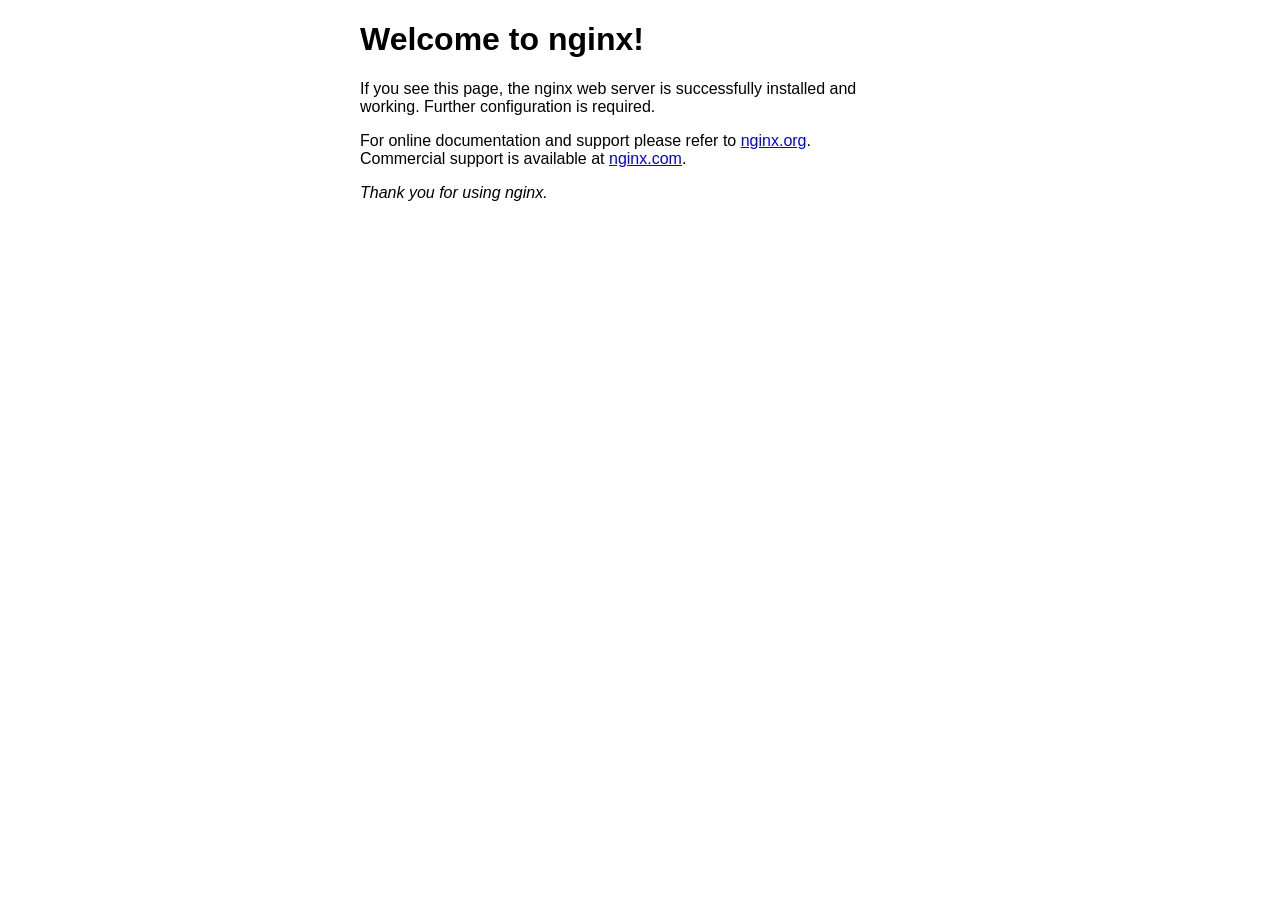
<file: frontend/hmall-nginx/html/index.html>
<!DOCTYPE html>
<html>
<head>
<title>Welcome to nginx!</title>
<style>
    body {
        width: 35em;
        margin: 0 auto;
        font-family: Tahoma, Verdana, Arial, sans-serif;
    }
</style>
</head>
<body>
<h1>Welcome to nginx!</h1>
<p>If you see this page, the nginx web server is successfully installed and
working. Further configuration is required.</p>

<p>For online documentation and support please refer to
<a href="http://nginx.org/">nginx.org</a>.<br/>
Commercial support is available at
<a href="http://nginx.com/">nginx.com</a>.</p>

<p><em>Thank you for using nginx.</em></p>
</body>
</html>
</file>
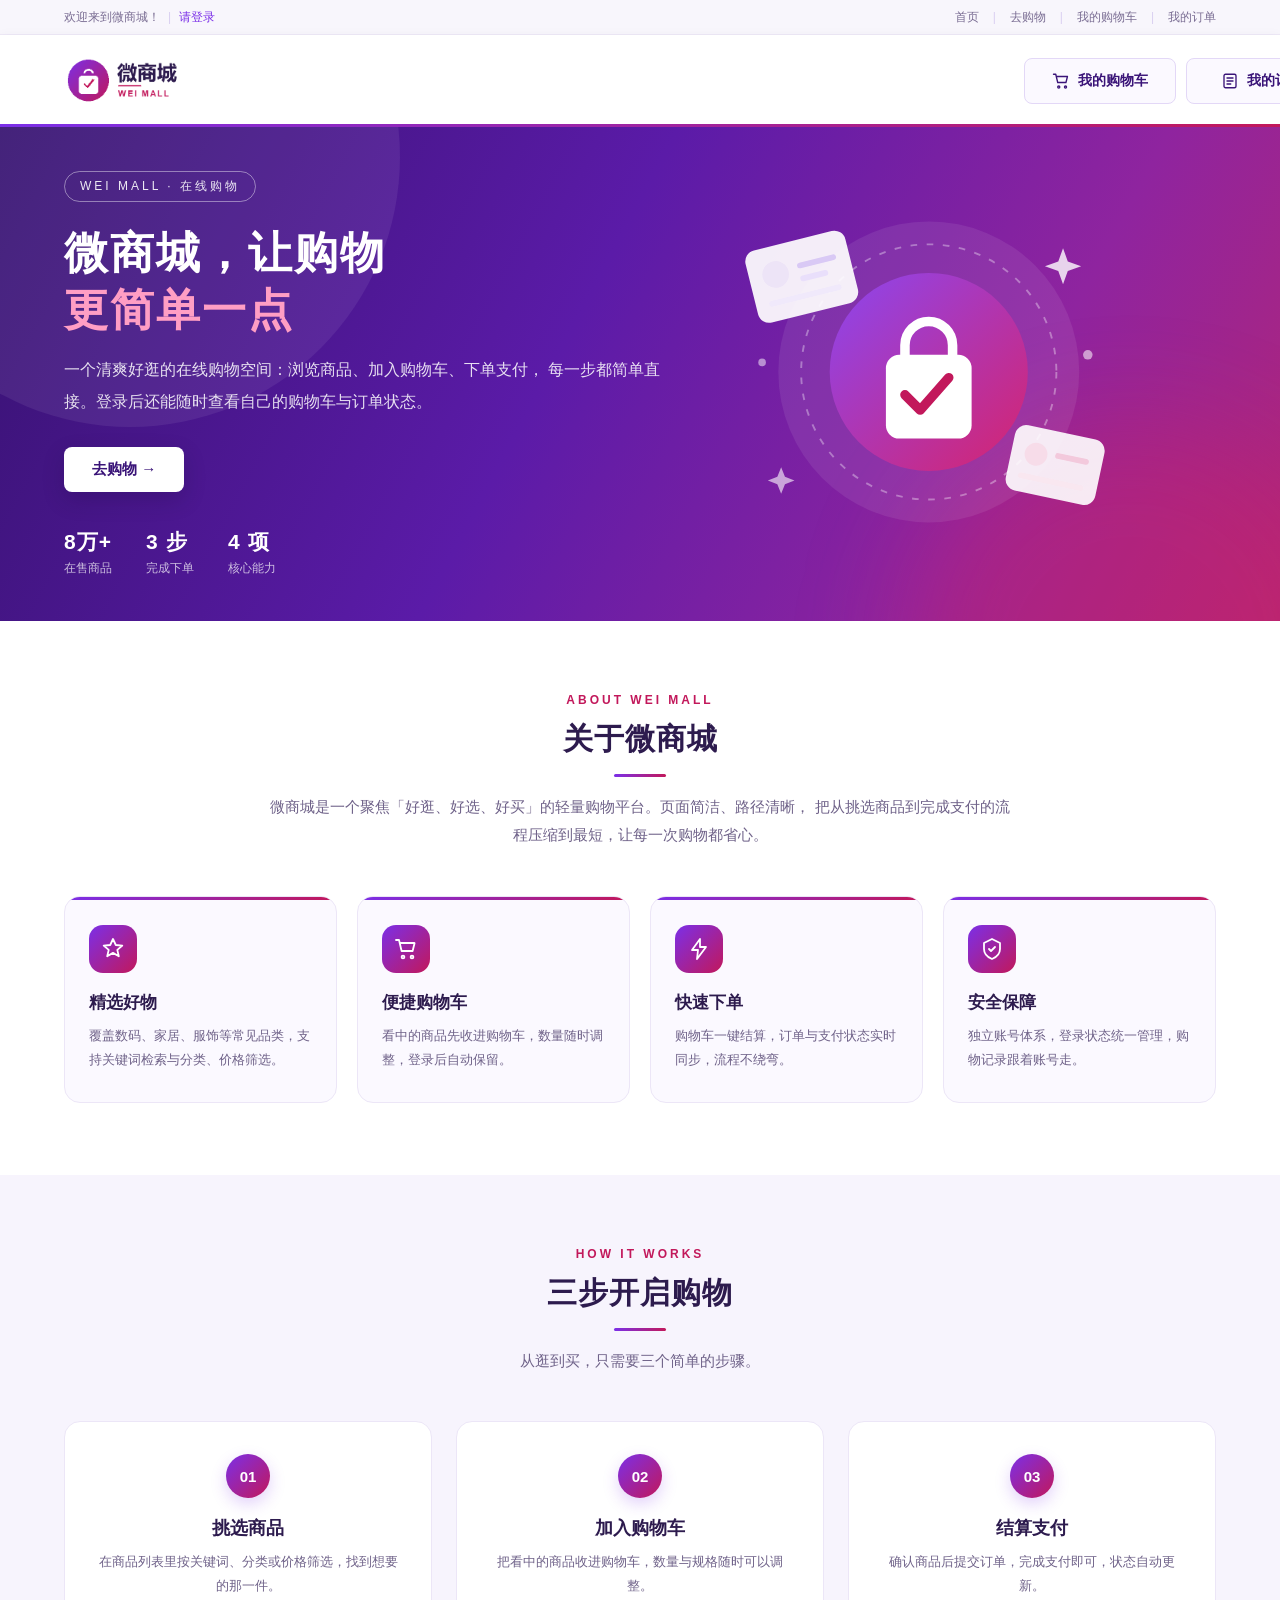
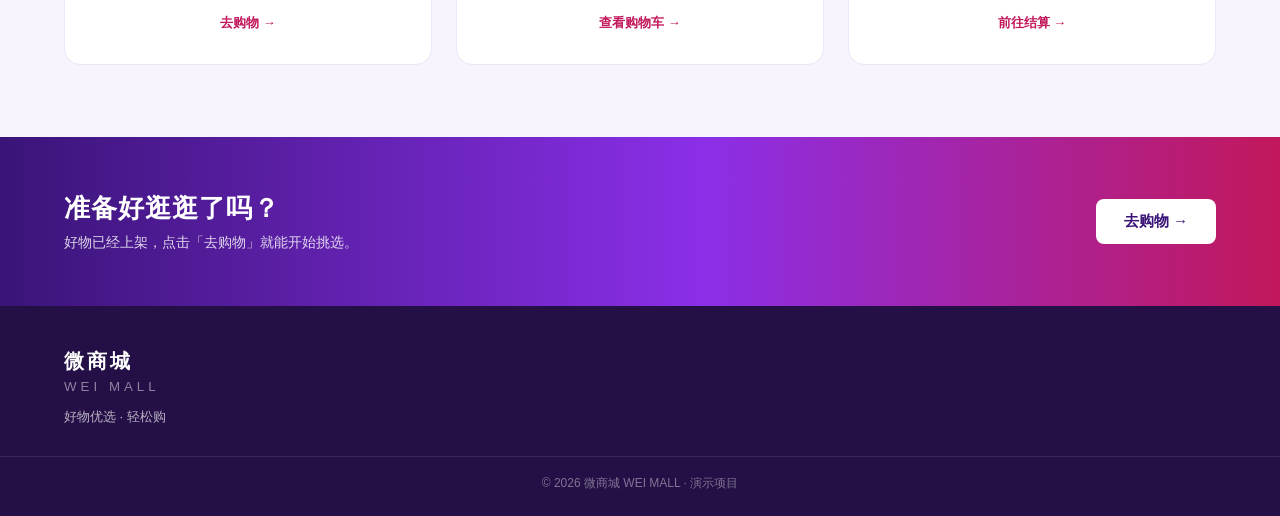
<file: frontend/hmall-nginx/html/hmall-portal/index.html>
<!DOCTYPE html>
<html lang="zh-CN">
<head>
  <meta charset="UTF-8">
  <meta name="viewport" content="width=device-width, initial-scale=1">
  <title>微商城 - 好物优选 · 轻松购</title>
  <link rel="icon" href="./favicon.ico">
  <link rel="stylesheet" type="text/css" href="./css/home.css">
</head>
<body>

<!-- 顶部：只保留能正常跳转的入口 -->
<div class="topbar">
  <div class="wrap">
    <div class="top-left"><span>欢迎来到微商城！</span><span class="dot">|</span><span class="auth-slot"></span></div>
    <div class="links">
      <a href="/">首页</a><span class="dot">|</span>
      <a href="/search.html">去购物</a><span class="dot">|</span>
      <a href="/cart.html">我的购物车</a><span class="dot">|</span>
      <a href="/myOrder.html">我的订单</a>
    </div>
  </div>
</div>

<header class="masthead">
  <div class="wrap">
    <a href="/" aria-label="微商城首页"><img class="brand-logo" src="./img/logo.png" alt="微商城"></a>

    <div class="mast-actions">
      <a class="cart-entry" href="/cart.html">
        <svg width="18" height="18" viewBox="0 0 24 24" fill="none" stroke="currentColor" stroke-width="1.8" stroke-linecap="round" stroke-linejoin="round">
          <circle cx="9" cy="20" r="1.4"/><circle cx="18" cy="20" r="1.4"/>
          <path d="M2 3h3l2.6 11h11l2-8H6"/>
        </svg>
        我的购物车
      </a>
      <a class="cart-entry" href="/myOrder.html">
        <svg width="18" height="18" viewBox="0 0 24 24" fill="none" stroke="currentColor" stroke-width="1.8" stroke-linecap="round" stroke-linejoin="round">
          <rect x="4" y="3" width="16" height="18" rx="2"/>
          <path d="M8 8h8M8 12h8M8 16h5"/>
        </svg>
        我的订单
      </a>
    </div>
  </div>
</header>

<!-- 主视觉 -->
<section class="hero">
  <div class="wrap">
    <div class="hero-copy">
      <span class="eyebrow">WEI MALL · 在线购物</span>
      <h1>微商城，让购物<br><em>更简单一点</em></h1>
      <p class="lead">
        一个清爽好逛的在线购物空间：浏览商品、加入购物车、下单支付，
        每一步都简单直接。登录后还能随时查看自己的购物车与订单状态。
      </p>
      <div class="actions">
        <a class="btn btn-soft" href="/search.html">去购物 →</a>
      </div>
      <div class="hero-meta">
        <div><b>8万+</b>在售商品</div>
        <div><b>3 步</b>完成下单</div>
        <div><b>4 项</b>核心能力</div>
      </div>
    </div>

    <div class="hero-art" aria-hidden="true">
      <svg viewBox="0 0 420 380" width="100%" xmlns="http://www.w3.org/2000/svg">
        <defs>
          <linearGradient id="heroGrad" x1="0" y1="0" x2="1" y2="1">
            <stop offset="0" stop-color="#8b46f0"/>
            <stop offset="1" stop-color="#d6246e"/>
          </linearGradient>
        </defs>
        <circle cx="215" cy="190" r="158" fill="#ffffff" opacity=".08"/>
        <circle cx="215" cy="190" r="134" fill="none" stroke="#ffffff" stroke-opacity=".35" stroke-width="2" stroke-dasharray="7 10"/>
        <circle cx="215" cy="190" r="104" fill="url(#heroGrad)"/>
        <path d="M190 178 v-16 a25 25 0 0 1 50 0 v16" fill="none" stroke="#ffffff" stroke-width="10" stroke-linecap="round"/>
        <rect x="170" y="172" width="90" height="88" rx="14" fill="#ffffff"/>
        <path d="M190 214 l16 16 l30 -34" fill="none" stroke="#c2185b" stroke-width="10" stroke-linecap="round" stroke-linejoin="round"/>
        <g transform="rotate(-14 78 92)">
          <rect x="28" y="52" width="108" height="78" rx="12" fill="#ffffff" opacity=".92"/>
          <circle cx="56" cy="82" r="14" fill="#ede4f7"/>
          <rect x="80" y="76" width="42" height="6" rx="3" fill="#d9c9f5"/>
          <rect x="80" y="90" width="30" height="6" rx="3" fill="#e9dffb"/>
          <rect x="42" y="108" width="78" height="6" rx="3" fill="#f0e9fb"/>
        </g>
        <g transform="rotate(12 344 286)">
          <rect x="300" y="252" width="96" height="70" rx="12" fill="#ffffff" opacity=".90"/>
          <circle cx="326" cy="280" r="12" fill="#f7dce9"/>
          <rect x="346" y="274" width="36" height="6" rx="3" fill="#f3c9dc"/>
          <rect x="312" y="302" width="70" height="6" rx="3" fill="#f9e7f0"/>
        </g>
        <path d="M356 60 l5 14 14 5 -14 5 -5 14 -5 -14 -14 -5 14 -5 z" fill="#ffffff" opacity=".80"/>
        <path d="M60 290 l4 10 10 4 -10 4 -4 10 -4 -10 -10 -4 10 -4 z" fill="#ffffff" opacity=".60"/>
        <circle cx="382" cy="172" r="5" fill="#ffffff" opacity=".55"/>
        <circle cx="40" cy="180" r="4" fill="#ffffff" opacity=".50"/>
      </svg>
    </div>
  </div>
</section>

<!-- 关于微商城 -->
<section class="section">
  <div class="wrap">
    <div class="sec-head">
      <div class="kicker">ABOUT WEI MALL</div>
      <h2>关于微商城</h2>
      <div class="bar"></div>
      <p>
        微商城是一个聚焦「好逛、好选、好买」的轻量购物平台。页面简洁、路径清晰，
        把从挑选商品到完成支付的流程压缩到最短，让每一次购物都省心。
      </p>
    </div>

    <div class="cards">
      <div class="card">
        <div class="ico">
          <svg width="24" height="24" viewBox="0 0 24 24" fill="none" stroke="currentColor" stroke-width="1.8" stroke-linecap="round" stroke-linejoin="round">
            <path d="M12 2 l2.8 6 6.5 .6 -5 4.3 1.5 6.4 -5.8 -3.4 -5.8 3.4 1.5 -6.4 -5 -4.3 6.5 -.6z"/>
          </svg>
        </div>
        <h3>精选好物</h3>
        <p>覆盖数码、家居、服饰等常见品类，支持关键词检索与分类、价格筛选。</p>
      </div>
      <div class="card">
        <div class="ico">
          <svg width="24" height="24" viewBox="0 0 24 24" fill="none" stroke="currentColor" stroke-width="1.8" stroke-linecap="round" stroke-linejoin="round">
            <circle cx="9" cy="20" r="1.4"/><circle cx="18" cy="20" r="1.4"/>
            <path d="M2 3h3l2.6 11h11l2-8H6"/>
          </svg>
        </div>
        <h3>便捷购物车</h3>
        <p>看中的商品先收进购物车，数量随时调整，登录后自动保留。</p>
      </div>
      <div class="card">
        <div class="ico">
          <svg width="24" height="24" viewBox="0 0 24 24" fill="none" stroke="currentColor" stroke-width="1.8" stroke-linecap="round" stroke-linejoin="round">
            <path d="M13 2 L5 13h6l-1 9 9-12h-6z"/>
          </svg>
        </div>
        <h3>快速下单</h3>
        <p>购物车一键结算，订单与支付状态实时同步，流程不绕弯。</p>
      </div>
      <div class="card">
        <div class="ico">
          <svg width="24" height="24" viewBox="0 0 24 24" fill="none" stroke="currentColor" stroke-width="1.8" stroke-linecap="round" stroke-linejoin="round">
            <path d="M12 2 L20 6v6c0 5-3.5 8.2-8 10-4.5-1.8-8-5-8-10V6z"/>
            <path d="M9 12l2 2 4-4"/>
          </svg>
        </div>
        <h3>安全保障</h3>
        <p>独立账号体系，登录状态统一管理，购物记录跟着账号走。</p>
      </div>
    </div>
  </div>
</section>

<!-- 三步购物 -->
<section class="section steps">
  <div class="wrap">
    <div class="sec-head">
      <div class="kicker">HOW IT WORKS</div>
      <h2>三步开启购物</h2>
      <div class="bar"></div>
      <p>从逛到买，只需要三个简单的步骤。</p>
    </div>

    <div class="steps-list">
      <div class="step">
        <div class="num">01</div>
        <h3>挑选商品</h3>
        <p>在商品列表里按关键词、分类或价格筛选，找到想要的那一件。</p>
        <a href="/search.html">去购物 →</a>
      </div>
      <div class="step">
        <div class="num">02</div>
        <h3>加入购物车</h3>
        <p>把看中的商品收进购物车，数量与规格随时可以调整。</p>
        <a href="/cart.html">查看购物车 →</a>
      </div>
      <div class="step">
        <div class="num">03</div>
        <h3>结算支付</h3>
        <p>确认商品后提交订单，完成支付即可，状态自动更新。</p>
        <a href="/cart.html">前往结算 →</a>
      </div>
    </div>
  </div>
</section>

<!-- 底部引导 -->
<section class="cta">
  <div class="wrap">
    <div>
      <h2>准备好逛逛了吗？</h2>
      <p>好物已经上架，点击「去购物」就能开始挑选。</p>
    </div>
    <a class="btn btn-light" href="/search.html">去购物 →</a>
  </div>
</section>

<footer>
  <div class="wrap">
    <div class="f-brand">
      <strong>微商城</strong>
      <small>WEI MALL</small>
      <p>好物优选 · 轻松购</p>
    </div>
  </div>
  <div class="f-bottom">© 2026 微商城 WEI MALL · 演示项目</div>
</footer>

<script>
  // 记录登录后返回地址（与登录页 util.store 的格式保持一致）
  try { sessionStorage.setItem("return-url", JSON.stringify(location.href)); } catch (e) {}
</script>
<script src="./js/auth.js"></script>
</body>
</html>
</file>
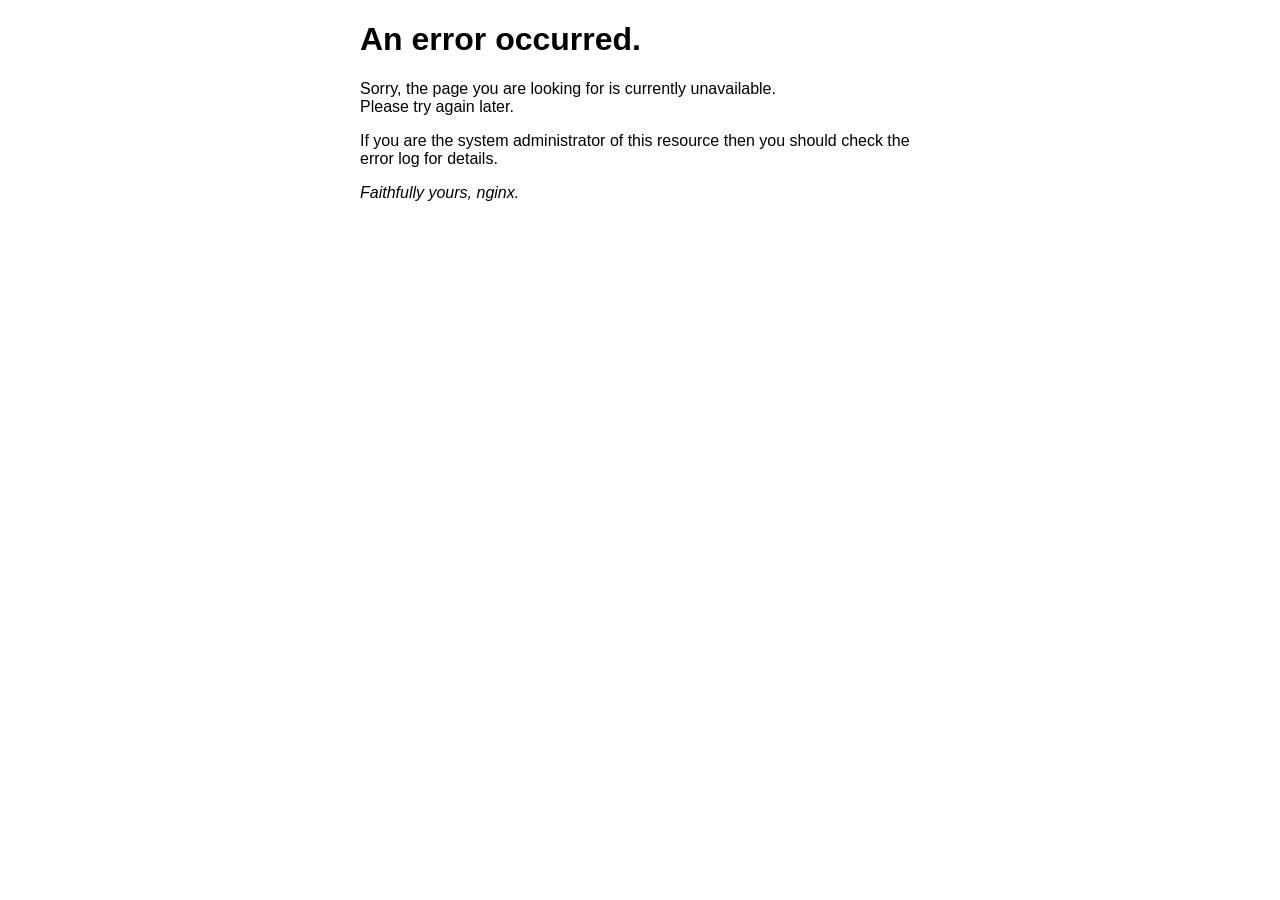
<file: frontend/hmall-nginx/html/50x.html>
<!DOCTYPE html>
<html>
<head>
<title>Error</title>
<style>
    body {
        width: 35em;
        margin: 0 auto;
        font-family: Tahoma, Verdana, Arial, sans-serif;
    }
</style>
</head>
<body>
<h1>An error occurred.</h1>
<p>Sorry, the page you are looking for is currently unavailable.<br/>
Please try again later.</p>
<p>If you are the system administrator of this resource then you should check
the error log for details.</p>
<p><em>Faithfully yours, nginx.</em></p>
</body>
</html>
</file>
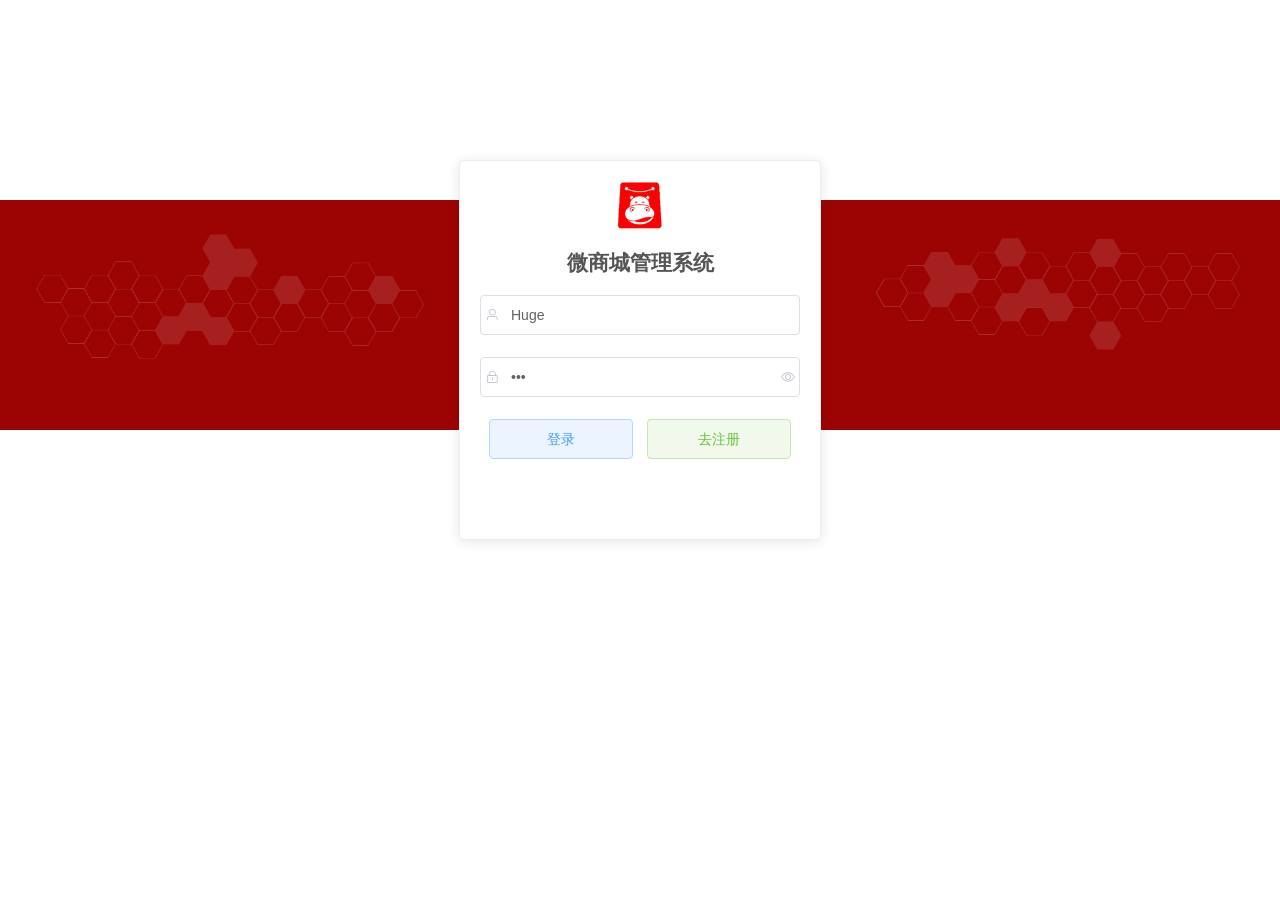
<file: frontend/hmall-nginx/html/hm-refresh-admin/login.html>
<!DOCTYPE html>
<html lang="en">
<head>
  <meta charset="UTF-8">
  <title>微商城管理后台</title>
  <link href="./css/main.css" rel="stylesheet">
  <!-- 引入样式 -->
  <link rel="stylesheet" href="./css/element.css">
  <link rel="stylesheet" href="./css/index.css">
  <link rel="stylesheet" href="./css/login.css">

</head>
<body>
<div id="app">
  <div style="display: flex; margin-top: 20px; height: 100px;">
    <transition name="el-zoom-in-center">
      <el-card v-show="showLogin" class="login-form-layout">
        <el-form autoComplete="on"
                 :model="loginForm"
                 :rules="loginRules"
                 ref="loginForm"
                 label-position="left">
          <div style="text-align: center">
            <el-image class="logo" src="./images/1.png"></el-image>
          </div>
          <h2 class="login-title color-danger">微商城管理系统</h2>
          <el-form-item prop="username">
            <el-input name="username"
                      type="text"
                      v-model="loginForm.username"
                      autoComplete="on"
                      placeholder="请输入用户名">
          <span slot="prefix">
            <i class="el-icon-user"></i>
          </span>
            </el-input>
          </el-form-item>
          <el-form-item prop="password">
            <el-input name="password"
                      :type="pwdType"
                      @keyup.enter.native="handleLogin"
                      v-model="loginForm.password"
                      autoComplete="on"
                      placeholder="请输入密码">
          <span slot="prefix">
            <i class="el-icon-lock"></i>
          </span>
              <span slot="suffix" @click="showPwd">
            <i class="el-icon-view"></i>
          </span>
            </el-input>
          </el-form-item>
          <el-form-item style="margin-bottom: 60px;text-align: center">
            <el-button style="width: 45%" plain type="primary" :loading="loading" @click.native.prevent="handleLogin">
              登录
            </el-button>
            <el-button style="width: 45%" plain type="success" @click.native.prevent="showLogin=!showLogin">
              去注册
            </el-button>
          </el-form-item>
        </el-form>
      </el-card>
    </transition>
    <transition name="el-zoom-in-center">
      <el-card v-show="!showLogin" class="login-form-layout">
        <el-form autoComplete="on"
                 :model="registerForm"
                 :rules="loginRules"
                 ref="registerForm"
                 label-position="left">
          <div style="text-align: center">
            <el-image class="logo" src="./images/1.png"></el-image>
          </div>
          <h2 class="login-title color-danger">微商城管理系统</h2>
          <el-form-item prop="username">
            <el-input name="username"
                      type="text"
                      v-model="registerForm.username"
                      autoComplete="on"
                      placeholder="请输入用户名">
          <span slot="prefix">
            <i class="el-icon-user"></i>
          </span>
            </el-input>
          </el-form-item>
          <el-form-item prop="name">
            <el-input name="name"
                      v-model="registerForm.name"
                      autoComplete="on"
                      placeholder="请输入昵称">
              <span slot="prefix">
                <i class="el-icon-chat-dot-square"></i>
              </span>
            </el-input>
          </el-form-item>
          <el-form-item prop="password">
            <el-input name="password"
                      :type="pwdType"
                      v-model="registerForm.password"
                      autoComplete="on"
                      placeholder="请输入密码">
              <span slot="prefix">
                <i class="el-icon-lock"></i>
              </span>
              <span slot="suffix" @click="showPwd">
                <i class="el-icon-view"></i>
              </span>
            </el-input>
          </el-form-item>

          <el-form-item style="margin-bottom: 60px;text-align: center">
            <el-button style="width: 45%" type="primary" :loading="loading" @click.native.prevent="handleRegister">
              注册
            </el-button>
            <el-button style="width: 45%" type="success" @click.native.prevent="showLogin=!showLogin">
              去登录
            </el-button>
          </el-form-item>
        </el-form>
      </el-card>
    </transition>
  </div>
  <div>

    <img :src="login_center_bg" class="login-center-layout">
  </div>
</div>
<script src="./js/vue.js"></script>
<script src="./js/axios.min.js"></script>
<script src="./js/common.js"></script>
<script src="./js/element.js"></script>

<script>

  const app = new Vue({
    el: "#app",
    data() {
      const validateUsername = (rule, value, callback) => {
        if (!value.match("^[\\w]{4,32}$")) {
          callback(new Error('请输入正确的用户名'))
        } else {
          callback()
        }
      };
      const validatePass = (rule, value, callback) => {
        if (value.length < 3) {
          callback(new Error('密码不能小于3位'))
        } else {
          callback()
        }
      };
      return {
        util,
        login_center_bg: "./images/login_center_bg.png",
        loginForm: {
          username: '',
          password: ''
        },
        registerForm: {
          username: '',
          password: '',
          confirmPassword: ''
        },
        loginRules: {
          username: [{required: true, trigger: 'blur', validator: validateUsername}],
          password: [{required: true, trigger: 'blur', validator: validatePass}],
          confirmPassword: [{
            required: true, trigger: 'blur', validator: (r, v, c) => {
              if (v !== this.registerForm.password) {
                c(new Error('两次密码不一致'))
              } else {
                c()
              }
            }
          }],
        },
        loading: false,
        pwdType: 'password',
        showLogin: true
      }
    },
    created() {
      this.loginForm.username = "Huge";
      this.loginForm.password = "123";
    },
    methods: {
      showPwd() {
        if (this.pwdType === 'password') {
          this.pwdType = ''
        } else {
          this.pwdType = 'password'
        }
      },
      handleLogin() {
        this.$refs.loginForm.validate(valid => {
          if (valid) {
            // 登录
            axios.post("/users/login", this.loginForm)
              .then(resp => {
                let {token, ...user} = resp.data;
                sessionStorage.setItem("token", token)
                util.store.set("user-info", user)
                const url = util.store.get("return-url");
                window.location = url || '/';
              })
              .catch(err => this.handleLoginError(err.response.data.msg))
          } else {
            console.log('参数验证不合法！');
            return false
          }
        })
      },
      handleLoginError(msg) {
        // 登录失败，说明原因
        this.$message({
          message: msg,
          type: 'error'
        });
      },
      handleRegister() {
        this.$refs.registerForm.validate(valid => {
          if (!valid) {
            console.log('参数验证不合法！');
            return false
          }
          // 注册
          axios.post("/user/register", this.registerForm)
            .then(resp => {
              // 注册成功
              this.$message({
                message: '注册成功，去登录吧！',
                type: 'success'
              });
              // 去登录
              this.showLogin = true;
            })
            .catch(err => {
              // 注册失败，说明原因
              this.$message({
                message: '注册失败',
                type: 'error'
              });
              console.log(err)
            })
        })
      }
    }
  })
</script>
</body>
</html>
</file>
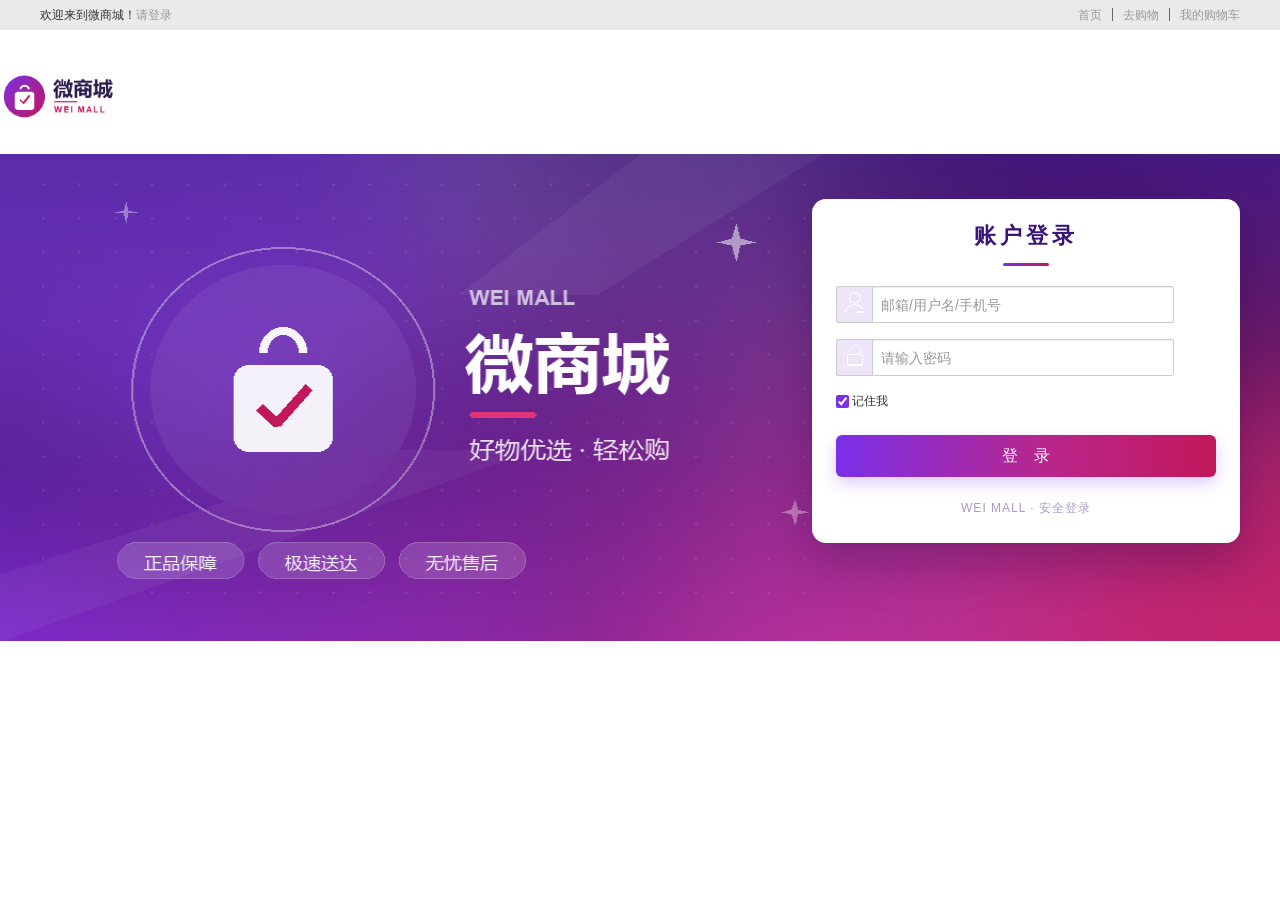
<file: frontend/hmall-nginx/html/hmall-portal/login.html>
<!DOCTYPE html>
<html>

<head>
  <meta charset="UTF-8">
  <meta http-equiv="X-UA-Compatible" content="IE=9; IE=8; IE=7; IE=EDGE">
  <meta http-equiv="X-UA-Compatible" content="IE=EmulateIE7"/>
  <title>微商城--登录页面</title>

  <link rel="stylesheet" type="text/css" href="./css/index.css"/>
  <link rel="stylesheet" type="text/css" href="./css/webbase.css"/>
  <link rel="stylesheet" type="text/css" href="./css/pages-login.css"/>
</head>

<body>
<div class="login-box" id="loginApp">
  <top></top>
  <!--head-->
  <div class="py-container logoArea">
    <div class="banner">
      <div class="logo">
        <img src="./img/logo.png" alt="微商城"/>
      </div>
    </div>
  </div>
  <!--loginArea-->
  <div class="loginArea">
    <div class="py-container login">
      <div class="loginform">
        <h3 class="login-title">账户登录</h3>
        <div class="login-title-line"></div>
        <span class="login-msg" v-text="msg"></span>
        <form class="sui-form">
          <div class="input-prepend"><span class="add-on loginname"></span>
            <input id="username" type="text" placeholder="邮箱/用户名/手机号" class="span2 input-xfat"
                   v-model="form.username">
          </div>
          <div class="input-prepend"><span class="add-on loginpwd"></span>
            <input id="password" type="password" placeholder="请输入密码" class="span2 input-xfat"
                   v-model="form.password">
          </div>
          <div class="setting">
            <label class="checkbox inline">
              <input name="m1" type="checkbox" value="2" checked>
              记住我
            </label>
          </div>
          <div class="logined">
            <a class="sui-btn btn-block btn-xlarge btn-danger" @click="login"
               href="javascript:void(0)">登&nbsp;&nbsp;录</a>
          </div>
        </form>
        <div class="login-foot">WEI MALL · 安全登录</div>
      </div>
    </div>
  </div>

</div>

</body>
<script src="./js/vue.js"></script>
<script src="./js/axios.min.js"></script>
<script src="./js/common.js"></script>
<script src="./js/top.js"></script>
<script type="text/javascript">
  var loginVm = new Vue({
    el: "#loginApp",
    data: {
      form: {
        username: '',
        password: ''
      },
      msg: '',
      util
    },
    methods: {
      login() {
        axios.post("/users/login", this.form)
          .then(({token, ... user}) => {
            sessionStorage.setItem("token", token)
            util.store.set("user-info", user)
            const url = util.store.get("return-url");
            window.location = url || '/';
          })
          .catch(() => this.msg = '用户名或密码错误')
      }
    }
  });
</script>
</html>
</file>
<file: frontend/hmall-nginx/html/hmall-portal/css/home.css>
/* 微商城首页 / 品牌介绍页 —— 与登录页同一套紫→玫红视觉 */
:root {
  --purple: #7b2fe8;
  --purple-deep: #3a1478;
  --rose: #c2185b;
  --ink: #2d1b4e;
  --muted: #6f6289;
  --soft: #f7f4fd;
  --line: #ece6f7;
}

* { box-sizing: border-box; }
html, body { margin: 0; padding: 0; }
body {
  font-family: "Microsoft YaHei", "PingFang SC", Arial, sans-serif;
  color: var(--ink);
  background: #fff;
  -webkit-font-smoothing: antialiased;
}
a { text-decoration: none; color: inherit; }
.wrap { max-width: 1200px; margin: 0 auto; padding: 0 24px; }

/* ---------- 顶部导航（与登录页一致的细条 + 白色 logo 区） ---------- */
.topbar { background: #f8f6fc; border-bottom: 1px solid #eee9f6; font-size: 12px; color: #7a6d93; }
.topbar .wrap { height: 34px; display: flex; align-items: center; justify-content: space-between; }
.topbar a:hover { color: var(--rose); }
.topbar .links { display: flex; align-items: center; gap: 14px; }
.topbar .dot { color: #d9cff0; }

/* ---------- 顶栏登录态 + 我的订单入口 ---------- */
.top-left { display: flex; align-items: center; gap: 8px; }
.auth-slot { display: inline-flex; align-items: center; gap: 5px; }
.auth-slot .auth-name { color: var(--rose); font-weight: 700; }
.auth-slot .auth-sep { color: #d9cff0; margin: 0 2px; }
.auth-out { border: none; background: none; padding: 0; font-size: inherit; font-family: inherit; color: var(--purple); cursor: pointer; }
.auth-out:hover { color: var(--rose); text-decoration: underline; }
.mast-actions { margin-left: auto; display: flex; align-items: center; gap: 10px; }
.mast-actions .cart-entry { flex: 0 0 152px; }
.cart-entry svg { flex: 0 0 18px; }

.masthead { background: #fff; position: relative; box-shadow: 0 2px 12px rgba(45, 27, 78, .05); }
.masthead:after {
  content: ""; position: absolute; left: 0; right: 0; bottom: 0; height: 3px;
  background: linear-gradient(90deg, var(--purple), var(--rose));
}
.masthead .wrap { height: 92px; display: flex; align-items: center; justify-content: space-between; gap: 24px; }
.brand-logo { width: 150px; height: auto; display: block; }

.cart-entry {
  flex: 0 0 168px; height: 46px; display: flex; align-items: center; justify-content: center; gap: 8px;
  border: 1px solid #e3d8f7; border-radius: 8px; color: var(--purple-deep);
  font-size: 14px; font-weight: 700; background: #fbf9ff;
  transition: border-color .2s, background .2s;
}
.cart-entry:hover { border-color: var(--purple); background: #f4edff; }

/* ---------- 通用按钮 ---------- */
.btn {
  display: inline-flex; align-items: center; justify-content: center; gap: 8px;
  border-radius: 8px; font-size: 15px; font-weight: 700; cursor: pointer;
  border: none; padding: 13px 28px; transition: transform .2s, box-shadow .2s;
}
.btn:hover { transform: translateY(-2px); }
.btn-soft { background: #fff; color: var(--purple-deep); box-shadow: 0 8px 22px rgba(20, 6, 45, .18); }
.btn-ghost { background: transparent; color: #fff; border: 1px solid rgba(255, 255, 255, .7); }
.btn-light { background: #fff; color: var(--purple-deep); }

/* ---------- Hero ---------- */
.hero {
  position: relative; overflow: hidden; color: #fff;
  background: linear-gradient(118deg, #361270 0%, #5b1ba8 44%, #8f249f 76%, #b22678 100%);
}
.hero:before {
  content: ""; position: absolute; width: 540px; height: 540px; border-radius: 50%;
  background: rgba(255, 255, 255, .07); top: -240px; left: -140px;
}
.hero:after {
  content: ""; position: absolute; width: 460px; height: 460px; border-radius: 50%;
  background: rgba(214, 36, 94, .30); bottom: -260px; right: -80px; filter: blur(50px);
}
.hero .wrap {
  position: relative; z-index: 1; min-height: 430px;
  display: flex; align-items: center; gap: 40px; padding-top: 44px; padding-bottom: 44px;
}
.hero-copy { flex: 1; max-width: 620px; }
.eyebrow {
  display: inline-block; font-size: 12px; letter-spacing: 3px; padding: 6px 15px;
  border: 1px solid rgba(255, 255, 255, .42); border-radius: 20px;
  color: rgba(255, 255, 255, .9); margin-bottom: 22px;
}
.hero h1 { font-size: 44px; line-height: 1.3; margin: 0 0 16px; letter-spacing: 2px; font-weight: 700; }
.hero h1 em { font-style: normal; color: #ff9ec4; }
.hero p.lead { font-size: 16px; line-height: 1.95; color: rgba(255, 255, 255, .86); margin: 0 0 30px; }
.hero .actions { display: flex; gap: 16px; flex-wrap: wrap; }
.hero-meta { margin-top: 36px; display: flex; gap: 34px; font-size: 12px; color: rgba(255, 255, 255, .72); }
.hero-meta b { display: block; font-size: 21px; color: #fff; margin-bottom: 4px; letter-spacing: 1px; }
.hero-art { flex: 0 0 400px; }

/* ---------- 区块通用 ---------- */
.section { padding: 72px 0; }
.sec-head { text-align: center; margin-bottom: 46px; }
.sec-head .kicker { font-size: 12px; letter-spacing: 3px; color: var(--rose); font-weight: 700; }
.sec-head h2 { font-size: 30px; margin: 12px 0 14px; letter-spacing: 1px; }
.sec-head .bar { width: 52px; height: 3px; border-radius: 2px; background: linear-gradient(90deg, var(--purple), var(--rose)); margin: 0 auto; }
.sec-head p { color: var(--muted); font-size: 15px; line-height: 1.9; max-width: 740px; margin: 16px auto 0; }

/* ---------- 特色卡片 ---------- */
.cards { display: grid; grid-template-columns: repeat(4, 1fr); gap: 20px; }
.card {
  background: #fbf9ff; border: 1px solid var(--line); border-radius: 16px;
  padding: 28px 24px 30px; position: relative; overflow: hidden;
  transition: transform .2s, box-shadow .2s;
}
.card:before {
  content: ""; position: absolute; left: 0; top: 0; right: 0; height: 3px;
  background: linear-gradient(90deg, var(--purple), var(--rose));
}
.card:hover { transform: translateY(-5px); box-shadow: 0 14px 32px rgba(45, 27, 78, .10); }
.card .ico {
  width: 48px; height: 48px; border-radius: 14px; margin-bottom: 18px;
  background: linear-gradient(135deg, var(--purple), var(--rose));
  display: flex; align-items: center; justify-content: center; color: #fff;
}
.card h3 { font-size: 17px; margin: 0 0 10px; }
.card p { font-size: 13px; line-height: 1.85; color: var(--muted); margin: 0; }

/* ---------- 购物流程 ---------- */
.steps { background: var(--soft); }
.steps-list { display: grid; grid-template-columns: repeat(3, 1fr); gap: 24px; }
.step { background: #fff; border: 1px solid var(--line); border-radius: 16px; padding: 32px 28px; text-align: center; }
.step .num {
  width: 44px; height: 44px; margin: 0 auto 18px; border-radius: 50%; color: #fff;
  font-weight: 700; font-size: 15px; display: flex; align-items: center; justify-content: center;
  background: linear-gradient(135deg, var(--purple), var(--rose));
  box-shadow: 0 6px 16px rgba(123, 47, 232, .22);
}
.step h3 { font-size: 18px; margin: 0 0 10px; }
.step p { font-size: 13px; line-height: 1.85; color: var(--muted); margin: 0; min-height: 48px; }
.step a { display: inline-block; margin-top: 16px; color: var(--rose); font-size: 13px; font-weight: 700; }
.step a:hover { color: var(--purple); }

/* ---------- 底部引导 ---------- */
.cta { background: linear-gradient(90deg, #3a1478, #8b2fe8 55%, #c2185b); color: #fff; padding: 54px 0; }
.cta .wrap { display: flex; align-items: center; justify-content: space-between; gap: 24px; flex-wrap: wrap; }
.cta h2 { font-size: 26px; margin: 0 0 8px; letter-spacing: 1px; }
.cta p { margin: 0; color: rgba(255, 255, 255, .82); font-size: 14px; }

/* ---------- 页脚 ---------- */
footer { background: #241046; color: rgba(255, 255, 255, .68); padding: 42px 0 24px; }
footer .wrap { display: flex; justify-content: space-between; gap: 24px; flex-wrap: wrap; }
.f-brand strong { display: block; color: #fff; font-size: 20px; letter-spacing: 3px; }
.f-brand small { display: block; letter-spacing: 4px; color: rgba(255, 255, 255, .48); margin-top: 4px; }
.f-brand p { font-size: 13px; margin: 14px 0 0; }
.f-bottom { border-top: 1px solid rgba(255, 255, 255, .10); margin-top: 30px; padding-top: 18px; text-align: center; font-size: 12px; color: rgba(255, 255, 255, .42); }

/* ---------- 响应式 ---------- */
@media (max-width: 980px) {
  .hero .wrap { flex-direction: column; text-align: center; padding-top: 48px; padding-bottom: 24px; }
  .hero-art { flex: 0 0 auto; width: 320px; }
  .hero .actions, .hero-meta { justify-content: center; }
  .cards { grid-template-columns: repeat(2, 1fr); }
  .steps-list { grid-template-columns: 1fr; }
}
@media (max-width: 640px) {
  .topbar .links { gap: 9px; }
  .masthead .wrap { height: auto; padding-top: 16px; padding-bottom: 16px; flex-wrap: wrap; justify-content: center; }
  .cards { grid-template-columns: 1fr; }
  .hero h1 { font-size: 32px; }
  .hero-meta { gap: 18px; }
  .section { padding: 52px 0; }
}
</file>
<file: frontend/hmall-nginx/html/hm-refresh-admin/css/main.css>
html,body{
    height: 100%;
    margin: 0;
    font-size: 14px;
    font-family: "Helvetica Neue",Helvetica,"PingFang SC","Hiragino Sans GB","Microsoft YaHei","微软雅黑",Arial,sans-serif;
}
#app {
    height: 100%;
    flex-direction: row;
    justify-content: space-between;
    display: flex;
    display: -webkit-flex;
}
.banner{
    display: flex;
    flex-direction: row;
    justify-content: space-between;
    box-shadow: 1px 1px 3px #888888;
    margin-bottom: 2px;
    padding: 10px 20px;
    align-items: center;
    color: #494747
}
.banner .icon{
    width: 2%;
}
.banner .title{
    width: 85%;
    font: 20px sans-serif;
}
.mini-box {
    width: 20px;
}
.menus{
    width: 15%;
}
.blocks{
    width: 90%;
    height: 100%;
}
.btn-add {
    float: right;
}
</file>
<file: frontend/hmall-nginx/html/hm-refresh-admin/css/element.css>
@charset "UTF-8";.el-pagination--small .arrow.disabled,.el-table .hidden-columns,.el-table td.is-hidden>*,.el-table th.is-hidden>*,.el-table--hidden{visibility:hidden}.el-dropdown .el-dropdown-selfdefine:focus:active,.el-dropdown .el-dropdown-selfdefine:focus:not(.focusing),.el-message__closeBtn:focus,.el-message__content:focus,.el-popover:focus,.el-popover:focus:active,.el-popover__reference:focus:hover,.el-popover__reference:focus:not(.focusing),.el-rate:active,.el-rate:focus,.el-tooltip:focus:hover,.el-tooltip:focus:not(.focusing),.el-upload-list__item.is-success:active,.el-upload-list__item.is-success:not(.focusing):focus{outline-width:0}.el-input__suffix,.el-tree.is-dragging .el-tree-node__content *{pointer-events:none}@font-face{font-family:element-icons;src:url(fonts/element-icons.woff) format("woff"),url(fonts/element-icons.ttf) format("truetype");font-weight:400;font-display:"auto";font-style:normal}[class*=" el-icon-"],[class^=el-icon-]{font-family:element-icons!important;speak:none;font-style:normal;font-weight:400;font-variant:normal;text-transform:none;line-height:1;vertical-align:baseline;display:inline-block;-webkit-font-smoothing:antialiased;-moz-osx-font-smoothing:grayscale}.el-icon-ice-cream-round:before{content:"\e6a0"}.el-icon-ice-cream-square:before{content:"\e6a3"}.el-icon-lollipop:before{content:"\e6a4"}.el-icon-potato-strips:before{content:"\e6a5"}.el-icon-milk-tea:before{content:"\e6a6"}.el-icon-ice-drink:before{content:"\e6a7"}.el-icon-ice-tea:before{content:"\e6a9"}.el-icon-coffee:before{content:"\e6aa"}.el-icon-orange:before{content:"\e6ab"}.el-icon-pear:before{content:"\e6ac"}.el-icon-apple:before{content:"\e6ad"}.el-icon-cherry:before{content:"\e6ae"}.el-icon-watermelon:before{content:"\e6af"}.el-icon-grape:before{content:"\e6b0"}.el-icon-refrigerator:before{content:"\e6b1"}.el-icon-goblet-square-full:before{content:"\e6b2"}.el-icon-goblet-square:before{content:"\e6b3"}.el-icon-goblet-full:before{content:"\e6b4"}.el-icon-goblet:before{content:"\e6b5"}.el-icon-cold-drink:before{content:"\e6b6"}.el-icon-coffee-cup:before{content:"\e6b8"}.el-icon-water-cup:before{content:"\e6b9"}.el-icon-hot-water:before{content:"\e6ba"}.el-icon-ice-cream:before{content:"\e6bb"}.el-icon-dessert:before{content:"\e6bc"}.el-icon-sugar:before{content:"\e6bd"}.el-icon-tableware:before{content:"\e6be"}.el-icon-burger:before{content:"\e6bf"}.el-icon-knife-fork:before{content:"\e6c1"}.el-icon-fork-spoon:before{content:"\e6c2"}.el-icon-chicken:before{content:"\e6c3"}.el-icon-food:before{content:"\e6c4"}.el-icon-dish-1:before{content:"\e6c5"}.el-icon-dish:before{content:"\e6c6"}.el-icon-moon-night:before{content:"\e6ee"}.el-icon-moon:before{content:"\e6f0"}.el-icon-cloudy-and-sunny:before{content:"\e6f1"}.el-icon-partly-cloudy:before{content:"\e6f2"}.el-icon-cloudy:before{content:"\e6f3"}.el-icon-sunny:before{content:"\e6f6"}.el-icon-sunset:before{content:"\e6f7"}.el-icon-sunrise-1:before{content:"\e6f8"}.el-icon-sunrise:before{content:"\e6f9"}.el-icon-heavy-rain:before{content:"\e6fa"}.el-icon-lightning:before{content:"\e6fb"}.el-icon-light-rain:before{content:"\e6fc"}.el-icon-wind-power:before{content:"\e6fd"}.el-icon-baseball:before{content:"\e712"}.el-icon-soccer:before{content:"\e713"}.el-icon-football:before{content:"\e715"}.el-icon-basketball:before{content:"\e716"}.el-icon-ship:before{content:"\e73f"}.el-icon-truck:before{content:"\e740"}.el-icon-bicycle:before{content:"\e741"}.el-icon-mobile-phone:before{content:"\e6d3"}.el-icon-service:before{content:"\e6d4"}.el-icon-key:before{content:"\e6e2"}.el-icon-unlock:before{content:"\e6e4"}.el-icon-lock:before{content:"\e6e5"}.el-icon-watch:before{content:"\e6fe"}.el-icon-watch-1:before{content:"\e6ff"}.el-icon-timer:before{content:"\e702"}.el-icon-alarm-clock:before{content:"\e703"}.el-icon-map-location:before{content:"\e704"}.el-icon-delete-location:before{content:"\e705"}.el-icon-add-location:before{content:"\e706"}.el-icon-location-information:before{content:"\e707"}.el-icon-location-outline:before{content:"\e708"}.el-icon-location:before{content:"\e79e"}.el-icon-place:before{content:"\e709"}.el-icon-discover:before{content:"\e70a"}.el-icon-first-aid-kit:before{content:"\e70b"}.el-icon-trophy-1:before{content:"\e70c"}.el-icon-trophy:before{content:"\e70d"}.el-icon-medal:before{content:"\e70e"}.el-icon-medal-1:before{content:"\e70f"}.el-icon-stopwatch:before{content:"\e710"}.el-icon-mic:before{content:"\e711"}.el-icon-copy-document:before{content:"\e718"}.el-icon-full-screen:before{content:"\e719"}.el-icon-switch-button:before{content:"\e71b"}.el-icon-aim:before{content:"\e71c"}.el-icon-crop:before{content:"\e71d"}.el-icon-odometer:before{content:"\e71e"}.el-icon-time:before{content:"\e71f"}.el-icon-bangzhu:before{content:"\e724"}.el-icon-close-notification:before{content:"\e726"}.el-icon-microphone:before{content:"\e727"}.el-icon-turn-off-microphone:before{content:"\e728"}.el-icon-position:before{content:"\e729"}.el-icon-postcard:before{content:"\e72a"}.el-icon-message:before{content:"\e72b"}.el-icon-chat-line-square:before{content:"\e72d"}.el-icon-chat-dot-square:before{content:"\e72e"}.el-icon-chat-dot-round:before{content:"\e72f"}.el-icon-chat-square:before{content:"\e730"}.el-icon-chat-line-round:before{content:"\e731"}.el-icon-chat-round:before{content:"\e732"}.el-icon-set-up:before{content:"\e733"}.el-icon-turn-off:before{content:"\e734"}.el-icon-open:before{content:"\e735"}.el-icon-connection:before{content:"\e736"}.el-icon-link:before{content:"\e737"}.el-icon-cpu:before{content:"\e738"}.el-icon-thumb:before{content:"\e739"}.el-icon-female:before{content:"\e73a"}.el-icon-male:before{content:"\e73b"}.el-icon-guide:before{content:"\e73c"}.el-icon-news:before{content:"\e73e"}.el-icon-price-tag:before{content:"\e744"}.el-icon-discount:before{content:"\e745"}.el-icon-wallet:before{content:"\e747"}.el-icon-coin:before{content:"\e748"}.el-icon-money:before{content:"\e749"}.el-icon-bank-card:before{content:"\e74a"}.el-icon-box:before{content:"\e74b"}.el-icon-present:before{content:"\e74c"}.el-icon-sell:before{content:"\e6d5"}.el-icon-sold-out:before{content:"\e6d6"}.el-icon-shopping-bag-2:before{content:"\e74d"}.el-icon-shopping-bag-1:before{content:"\e74e"}.el-icon-shopping-cart-2:before{content:"\e74f"}.el-icon-shopping-cart-1:before{content:"\e750"}.el-icon-shopping-cart-full:before{content:"\e751"}.el-icon-smoking:before{content:"\e752"}.el-icon-no-smoking:before{content:"\e753"}.el-icon-house:before{content:"\e754"}.el-icon-table-lamp:before{content:"\e755"}.el-icon-school:before{content:"\e756"}.el-icon-office-building:before{content:"\e757"}.el-icon-toilet-paper:before{content:"\e758"}.el-icon-notebook-2:before{content:"\e759"}.el-icon-notebook-1:before{content:"\e75a"}.el-icon-files:before{content:"\e75b"}.el-icon-collection:before{content:"\e75c"}.el-icon-receiving:before{content:"\e75d"}.el-icon-suitcase-1:before{content:"\e760"}.el-icon-suitcase:before{content:"\e761"}.el-icon-film:before{content:"\e763"}.el-icon-collection-tag:before{content:"\e765"}.el-icon-data-analysis:before{content:"\e766"}.el-icon-pie-chart:before{content:"\e767"}.el-icon-data-board:before{content:"\e768"}.el-icon-data-line:before{content:"\e76d"}.el-icon-reading:before{content:"\e769"}.el-icon-magic-stick:before{content:"\e76a"}.el-icon-coordinate:before{content:"\e76b"}.el-icon-mouse:before{content:"\e76c"}.el-icon-brush:before{content:"\e76e"}.el-icon-headset:before{content:"\e76f"}.el-icon-umbrella:before{content:"\e770"}.el-icon-scissors:before{content:"\e771"}.el-icon-mobile:before{content:"\e773"}.el-icon-attract:before{content:"\e774"}.el-icon-monitor:before{content:"\e775"}.el-icon-search:before{content:"\e778"}.el-icon-takeaway-box:before{content:"\e77a"}.el-icon-paperclip:before{content:"\e77d"}.el-icon-printer:before{content:"\e77e"}.el-icon-document-add:before{content:"\e782"}.el-icon-document:before{content:"\e785"}.el-icon-document-checked:before{content:"\e786"}.el-icon-document-copy:before{content:"\e787"}.el-icon-document-delete:before{content:"\e788"}.el-icon-document-remove:before{content:"\e789"}.el-icon-tickets:before{content:"\e78b"}.el-icon-folder-checked:before{content:"\e77f"}.el-icon-folder-delete:before{content:"\e780"}.el-icon-folder-remove:before{content:"\e781"}.el-icon-folder-add:before{content:"\e783"}.el-icon-folder-opened:before{content:"\e784"}.el-icon-folder:before{content:"\e78a"}.el-icon-edit-outline:before{content:"\e764"}.el-icon-edit:before{content:"\e78c"}.el-icon-date:before{content:"\e78e"}.el-icon-c-scale-to-original:before{content:"\e7c6"}.el-icon-view:before{content:"\e6ce"}.el-icon-loading:before{content:"\e6cf"}.el-icon-rank:before{content:"\e6d1"}.el-icon-sort-down:before{content:"\e7c4"}.el-icon-sort-up:before{content:"\e7c5"}.el-icon-sort:before{content:"\e6d2"}.el-icon-finished:before{content:"\e6cd"}.el-icon-refresh-left:before{content:"\e6c7"}.el-icon-refresh-right:before{content:"\e6c8"}.el-icon-refresh:before{content:"\e6d0"}.el-icon-video-play:before{content:"\e7c0"}.el-icon-video-pause:before{content:"\e7c1"}.el-icon-d-arrow-right:before{content:"\e6dc"}.el-icon-d-arrow-left:before{content:"\e6dd"}.el-icon-arrow-up:before{content:"\e6e1"}.el-icon-arrow-down:before{content:"\e6df"}.el-icon-arrow-right:before{content:"\e6e0"}.el-icon-arrow-left:before{content:"\e6de"}.el-icon-top-right:before{content:"\e6e7"}.el-icon-top-left:before{content:"\e6e8"}.el-icon-top:before{content:"\e6e6"}.el-icon-bottom:before{content:"\e6eb"}.el-icon-right:before{content:"\e6e9"}.el-icon-back:before{content:"\e6ea"}.el-icon-bottom-right:before{content:"\e6ec"}.el-icon-bottom-left:before{content:"\e6ed"}.el-icon-caret-top:before{content:"\e78f"}.el-icon-caret-bottom:before{content:"\e790"}.el-icon-caret-right:before{content:"\e791"}.el-icon-caret-left:before{content:"\e792"}.el-icon-d-caret:before{content:"\e79a"}.el-icon-share:before{content:"\e793"}.el-icon-menu:before{content:"\e798"}.el-icon-s-grid:before{content:"\e7a6"}.el-icon-s-check:before{content:"\e7a7"}.el-icon-s-data:before{content:"\e7a8"}.el-icon-s-opportunity:before{content:"\e7aa"}.el-icon-s-custom:before{content:"\e7ab"}.el-icon-s-claim:before{content:"\e7ad"}.el-icon-s-finance:before{content:"\e7ae"}.el-icon-s-comment:before{content:"\e7af"}.el-icon-s-flag:before{content:"\e7b0"}.el-icon-s-marketing:before{content:"\e7b1"}.el-icon-s-shop:before{content:"\e7b4"}.el-icon-s-open:before{content:"\e7b5"}.el-icon-s-management:before{content:"\e7b6"}.el-icon-s-ticket:before{content:"\e7b7"}.el-icon-s-release:before{content:"\e7b8"}.el-icon-s-home:before{content:"\e7b9"}.el-icon-s-promotion:before{content:"\e7ba"}.el-icon-s-operation:before{content:"\e7bb"}.el-icon-s-unfold:before{content:"\e7bc"}.el-icon-s-fold:before{content:"\e7a9"}.el-icon-s-platform:before{content:"\e7bd"}.el-icon-s-order:before{content:"\e7be"}.el-icon-s-cooperation:before{content:"\e7bf"}.el-icon-bell:before{content:"\e725"}.el-icon-message-solid:before{content:"\e799"}.el-icon-video-camera:before{content:"\e772"}.el-icon-video-camera-solid:before{content:"\e796"}.el-icon-camera:before{content:"\e779"}.el-icon-camera-solid:before{content:"\e79b"}.el-icon-download:before{content:"\e77c"}.el-icon-upload2:before{content:"\e77b"}.el-icon-upload:before{content:"\e7c3"}.el-icon-picture-outline-round:before{content:"\e75f"}.el-icon-picture-outline:before{content:"\e75e"}.el-icon-picture:before{content:"\e79f"}.el-icon-close:before{content:"\e6db"}.el-icon-check:before{content:"\e6da"}.el-icon-plus:before{content:"\e6d9"}.el-icon-minus:before{content:"\e6d8"}.el-icon-help:before{content:"\e73d"}.el-icon-s-help:before{content:"\e7b3"}.el-icon-circle-close:before{content:"\e78d"}.el-icon-circle-check:before{content:"\e720"}.el-icon-circle-plus-outline:before{content:"\e723"}.el-icon-remove-outline:before{content:"\e722"}.el-icon-zoom-out:before{content:"\e776"}.el-icon-zoom-in:before{content:"\e777"}.el-icon-error:before{content:"\e79d"}.el-icon-success:before{content:"\e79c"}.el-icon-circle-plus:before{content:"\e7a0"}.el-icon-remove:before{content:"\e7a2"}.el-icon-info:before{content:"\e7a1"}.el-icon-question:before{content:"\e7a4"}.el-icon-warning-outline:before{content:"\e6c9"}.el-icon-warning:before{content:"\e7a3"}.el-icon-goods:before{content:"\e7c2"}.el-icon-s-goods:before{content:"\e7b2"}.el-icon-star-off:before{content:"\e717"}.el-icon-star-on:before{content:"\e797"}.el-icon-more-outline:before{content:"\e6cc"}.el-icon-more:before{content:"\e794"}.el-icon-phone-outline:before{content:"\e6cb"}.el-icon-phone:before{content:"\e795"}.el-icon-user:before{content:"\e6e3"}.el-icon-user-solid:before{content:"\e7a5"}.el-icon-setting:before{content:"\e6ca"}.el-icon-s-tools:before{content:"\e7ac"}.el-icon-delete:before{content:"\e6d7"}.el-icon-delete-solid:before{content:"\e7c9"}.el-icon-eleme:before{content:"\e7c7"}.el-icon-platform-eleme:before{content:"\e7ca"}.el-icon-loading{-webkit-animation:rotating 2s linear infinite;animation:rotating 2s linear infinite}.el-icon--right{margin-left:5px}.el-icon--left{margin-right:5px}@-webkit-keyframes rotating{0%{-webkit-transform:rotateZ(0);transform:rotateZ(0)}100%{-webkit-transform:rotateZ(360deg);transform:rotateZ(360deg)}}@keyframes rotating{0%{-webkit-transform:rotateZ(0);transform:rotateZ(0)}100%{-webkit-transform:rotateZ(360deg);transform:rotateZ(360deg)}}.el-pagination{white-space:nowrap;padding:2px 5px;color:#303133;font-weight:700}.el-pagination::after,.el-pagination::before{display:table;content:""}.el-pagination::after{clear:both}.el-pagination button,.el-pagination span:not([class*=suffix]){display:inline-block;font-size:13px;min-width:35.5px;height:28px;line-height:28px;vertical-align:top;-webkit-box-sizing:border-box;box-sizing:border-box}.el-pagination .el-input__inner{text-align:center;-moz-appearance:textfield;line-height:normal}.el-pagination .el-input__suffix{right:0;-webkit-transform:scale(.8);transform:scale(.8)}.el-pagination .el-select .el-input{width:100px;margin:0 5px}.el-pagination .el-select .el-input .el-input__inner{padding-right:25px;border-radius:3px}.el-pagination button{border:none;padding:0 6px;background:0 0}.el-pagination button:focus{outline:0}.el-pagination button:hover{color:#409EFF}.el-pagination button:disabled{color:#C0C4CC;background-color:#FFF;cursor:not-allowed}.el-pagination .btn-next,.el-pagination .btn-prev{background:center center no-repeat #FFF;background-size:16px;cursor:pointer;margin:0;color:#303133}.el-pagination .btn-next .el-icon,.el-pagination .btn-prev .el-icon{display:block;font-size:12px;font-weight:700}.el-pagination .btn-prev{padding-right:12px}.el-pagination .btn-next{padding-left:12px}.el-pagination .el-pager li.disabled{color:#C0C4CC;cursor:not-allowed}.el-pager li,.el-pager li.btn-quicknext:hover,.el-pager li.btn-quickprev:hover{cursor:pointer}.el-pagination--small .btn-next,.el-pagination--small .btn-prev,.el-pagination--small .el-pager li,.el-pagination--small .el-pager li.btn-quicknext,.el-pagination--small .el-pager li.btn-quickprev,.el-pagination--small .el-pager li:last-child{border-color:transparent;font-size:12px;line-height:22px;height:22px;min-width:22px}.el-pagination--small .more::before,.el-pagination--small li.more::before{line-height:24px}.el-pagination--small button,.el-pagination--small span:not([class*=suffix]){height:22px;line-height:22px}.el-pagination--small .el-pagination__editor,.el-pagination--small .el-pagination__editor.el-input .el-input__inner{height:22px}.el-pagination__sizes{margin:0 10px 0 0;font-weight:400;color:#606266}.el-pagination__sizes .el-input .el-input__inner{font-size:13px;padding-left:8px}.el-pagination__sizes .el-input .el-input__inner:hover{border-color:#409EFF}.el-pagination__total{margin-right:10px;font-weight:400;color:#606266}.el-pagination__jump{margin-left:24px;font-weight:400;color:#606266}.el-pagination__jump .el-input__inner{padding:0 3px}.el-pagination__rightwrapper{float:right}.el-pagination__editor{line-height:18px;padding:0 2px;height:28px;text-align:center;margin:0 2px;-webkit-box-sizing:border-box;box-sizing:border-box;border-radius:3px}.el-pager,.el-pagination.is-background .btn-next,.el-pagination.is-background .btn-prev{padding:0}.el-pagination__editor.el-input{width:50px}.el-pagination__editor.el-input .el-input__inner{height:28px}.el-pagination__editor .el-input__inner::-webkit-inner-spin-button,.el-pagination__editor .el-input__inner::-webkit-outer-spin-button{-webkit-appearance:none;margin:0}.el-pagination.is-background .btn-next,.el-pagination.is-background .btn-prev,.el-pagination.is-background .el-pager li{margin:0 5px;background-color:#f4f4f5;color:#606266;min-width:30px;border-radius:2px}.el-pagination.is-background .btn-next.disabled,.el-pagination.is-background .btn-next:disabled,.el-pagination.is-background .btn-prev.disabled,.el-pagination.is-background .btn-prev:disabled,.el-pagination.is-background .el-pager li.disabled{color:#C0C4CC}.el-pagination.is-background .el-pager li:not(.disabled):hover{color:#409EFF}.el-pagination.is-background .el-pager li:not(.disabled).active{background-color:#409EFF;color:#FFF}.el-dialog,.el-pager li{background:#FFF;-webkit-box-sizing:border-box}.el-pagination.is-background.el-pagination--small .btn-next,.el-pagination.is-background.el-pagination--small .btn-prev,.el-pagination.is-background.el-pagination--small .el-pager li{margin:0 3px;min-width:22px}.el-pager,.el-pager li{vertical-align:top;margin:0;display:inline-block}.el-pager{-webkit-user-select:none;-moz-user-select:none;-ms-user-select:none;user-select:none;list-style:none;font-size:0}.el-date-table,.el-table th{-webkit-user-select:none;-moz-user-select:none}.el-pager .more::before{line-height:30px}.el-pager li{padding:0 4px;font-size:13px;min-width:35.5px;height:28px;line-height:28px;box-sizing:border-box;text-align:center}.el-menu--collapse .el-menu .el-submenu,.el-menu--popup{min-width:200px}.el-pager li.btn-quicknext,.el-pager li.btn-quickprev{line-height:28px;color:#303133}.el-pager li.btn-quicknext.disabled,.el-pager li.btn-quickprev.disabled{color:#C0C4CC}.el-pager li.active+li{border-left:0}.el-pager li:hover{color:#409EFF}.el-pager li.active{color:#409EFF;cursor:default}@-webkit-keyframes v-modal-in{0%{opacity:0}}@-webkit-keyframes v-modal-out{100%{opacity:0}}.el-dialog{position:relative;margin:0 auto 50px;border-radius:2px;-webkit-box-shadow:0 1px 3px rgba(0,0,0,.3);box-shadow:0 1px 3px rgba(0,0,0,.3);box-sizing:border-box;width:50%}.el-dialog.is-fullscreen{width:100%;margin-top:0;margin-bottom:0;height:100%;overflow:auto}.el-dialog__wrapper{position:fixed;top:0;right:0;bottom:0;left:0;overflow:auto;margin:0}.el-dialog__header{padding:20px 20px 10px}.el-dialog__headerbtn{position:absolute;top:20px;right:20px;padding:0;background:0 0;border:none;outline:0;cursor:pointer;font-size:16px}.el-dialog__headerbtn .el-dialog__close{color:#909399}.el-dialog__headerbtn:focus .el-dialog__close,.el-dialog__headerbtn:hover .el-dialog__close{color:#409EFF}.el-dialog__title{line-height:24px;font-size:18px;color:#303133}.el-dialog__body{padding:30px 20px;color:#606266;font-size:14px;word-break:break-all}.el-dialog__footer{padding:10px 20px 20px;text-align:right;-webkit-box-sizing:border-box;box-sizing:border-box}.el-dialog--center{text-align:center}.el-dialog--center .el-dialog__body{text-align:initial;padding:25px 25px 30px}.el-dialog--center .el-dialog__footer{text-align:inherit}.dialog-fade-enter-active{-webkit-animation:dialog-fade-in .3s;animation:dialog-fade-in .3s}.dialog-fade-leave-active{-webkit-animation:dialog-fade-out .3s;animation:dialog-fade-out .3s}@-webkit-keyframes dialog-fade-in{0%{-webkit-transform:translate3d(0,-20px,0);transform:translate3d(0,-20px,0);opacity:0}100%{-webkit-transform:translate3d(0,0,0);transform:translate3d(0,0,0);opacity:1}}@keyframes dialog-fade-in{0%{-webkit-transform:translate3d(0,-20px,0);transform:translate3d(0,-20px,0);opacity:0}100%{-webkit-transform:translate3d(0,0,0);transform:translate3d(0,0,0);opacity:1}}@-webkit-keyframes dialog-fade-out{0%{-webkit-transform:translate3d(0,0,0);transform:translate3d(0,0,0);opacity:1}100%{-webkit-transform:translate3d(0,-20px,0);transform:translate3d(0,-20px,0);opacity:0}}@keyframes dialog-fade-out{0%{-webkit-transform:translate3d(0,0,0);transform:translate3d(0,0,0);opacity:1}100%{-webkit-transform:translate3d(0,-20px,0);transform:translate3d(0,-20px,0);opacity:0}}.el-autocomplete{position:relative;display:inline-block}.el-autocomplete-suggestion{margin:5px 0;-webkit-box-shadow:0 2px 12px 0 rgba(0,0,0,.1);box-shadow:0 2px 12px 0 rgba(0,0,0,.1);border-radius:4px;border:1px solid #E4E7ED;-webkit-box-sizing:border-box;box-sizing:border-box;background-color:#FFF}.el-dropdown-menu,.el-menu--collapse .el-submenu .el-menu{z-index:10;-webkit-box-shadow:0 2px 12px 0 rgba(0,0,0,.1)}.el-autocomplete-suggestion__wrap{max-height:280px;padding:10px 0;-webkit-box-sizing:border-box;box-sizing:border-box}.el-autocomplete-suggestion__list{margin:0;padding:0}.el-autocomplete-suggestion li{padding:0 20px;margin:0;line-height:34px;cursor:pointer;color:#606266;font-size:14px;list-style:none;white-space:nowrap;overflow:hidden;text-overflow:ellipsis}.el-autocomplete-suggestion li.highlighted,.el-autocomplete-suggestion li:hover{background-color:#F5F7FA}.el-autocomplete-suggestion li.divider{margin-top:6px;border-top:1px solid #000}.el-autocomplete-suggestion li.divider:last-child{margin-bottom:-6px}.el-autocomplete-suggestion.is-loading li{text-align:center;height:100px;line-height:100px;font-size:20px;color:#999}.el-autocomplete-suggestion.is-loading li::after{display:inline-block;content:"";height:100%;vertical-align:middle}.el-autocomplete-suggestion.is-loading li:hover{background-color:#FFF}.el-autocomplete-suggestion.is-loading .el-icon-loading{vertical-align:middle}.el-dropdown{display:inline-block;position:relative;color:#606266;font-size:14px}.el-dropdown .el-button-group{display:block}.el-dropdown .el-button-group .el-button{float:none}.el-dropdown .el-dropdown__caret-button{padding-left:5px;padding-right:5px;position:relative;border-left:none}.el-dropdown .el-dropdown__caret-button::before{content:'';position:absolute;display:block;width:1px;top:5px;bottom:5px;left:0;background:rgba(255,255,255,.5)}.el-dropdown .el-dropdown__caret-button.el-button--default::before{background:rgba(220,223,230,.5)}.el-dropdown .el-dropdown__caret-button:hover::before{top:0;bottom:0}.el-dropdown .el-dropdown__caret-button .el-dropdown__icon{padding-left:0}.el-dropdown__icon{font-size:12px;margin:0 3px}.el-dropdown-menu{position:absolute;top:0;left:0;padding:10px 0;margin:5px 0;background-color:#FFF;border:1px solid #EBEEF5;border-radius:4px;box-shadow:0 2px 12px 0 rgba(0,0,0,.1)}.el-dropdown-menu__item{list-style:none;line-height:36px;padding:0 20px;margin:0;font-size:14px;color:#606266;cursor:pointer;outline:0}.el-dropdown-menu__item:focus,.el-dropdown-menu__item:not(.is-disabled):hover{background-color:#ecf5ff;color:#66b1ff}.el-dropdown-menu__item i{margin-right:5px}.el-dropdown-menu__item--divided{position:relative;margin-top:6px;border-top:1px solid #EBEEF5}.el-dropdown-menu__item--divided:before{content:'';height:6px;display:block;margin:0 -20px;background-color:#FFF}.el-dropdown-menu__item.is-disabled{cursor:default;color:#bbb;pointer-events:none}.el-dropdown-menu--medium{padding:6px 0}.el-dropdown-menu--medium .el-dropdown-menu__item{line-height:30px;padding:0 17px;font-size:14px}.el-dropdown-menu--medium .el-dropdown-menu__item.el-dropdown-menu__item--divided{margin-top:6px}.el-dropdown-menu--medium .el-dropdown-menu__item.el-dropdown-menu__item--divided:before{height:6px;margin:0 -17px}.el-dropdown-menu--small{padding:6px 0}.el-dropdown-menu--small .el-dropdown-menu__item{line-height:27px;padding:0 15px;font-size:13px}.el-dropdown-menu--small .el-dropdown-menu__item.el-dropdown-menu__item--divided{margin-top:4px}.el-dropdown-menu--small .el-dropdown-menu__item.el-dropdown-menu__item--divided:before{height:4px;margin:0 -15px}.el-dropdown-menu--mini{padding:3px 0}.el-dropdown-menu--mini .el-dropdown-menu__item{line-height:24px;padding:0 10px;font-size:12px}.el-dropdown-menu--mini .el-dropdown-menu__item.el-dropdown-menu__item--divided{margin-top:3px}.el-dropdown-menu--mini .el-dropdown-menu__item.el-dropdown-menu__item--divided:before{height:3px;margin:0 -10px}.el-menu{border-right:solid 1px #e6e6e6;list-style:none;position:relative;margin:0;padding-left:0;background-color:#FFF}.el-menu--horizontal>.el-menu-item:not(.is-disabled):focus,.el-menu--horizontal>.el-menu-item:not(.is-disabled):hover,.el-menu--horizontal>.el-submenu .el-submenu__title:hover{background-color:#fff}.el-menu::after,.el-menu::before{display:table;content:""}.el-menu::after{clear:both}.el-menu.el-menu--horizontal{border-bottom:solid 1px #e6e6e6}.el-menu--horizontal{border-right:none}.el-menu--horizontal>.el-menu-item{float:left;height:60px;line-height:60px;margin:0;border-bottom:2px solid transparent;color:#909399}.el-menu--horizontal>.el-menu-item a,.el-menu--horizontal>.el-menu-item a:hover{color:inherit}.el-menu--horizontal>.el-submenu{float:left}.el-menu--horizontal>.el-submenu:focus,.el-menu--horizontal>.el-submenu:hover{outline:0}.el-menu--horizontal>.el-submenu:focus .el-submenu__title,.el-menu--horizontal>.el-submenu:hover .el-submenu__title{color:#303133}.el-menu--horizontal>.el-submenu.is-active .el-submenu__title{border-bottom:2px solid #409EFF;color:#303133}.el-menu--horizontal>.el-submenu .el-submenu__title{height:60px;line-height:60px;border-bottom:2px solid transparent;color:#909399}.el-menu--horizontal>.el-submenu .el-submenu__icon-arrow{position:static;vertical-align:middle;margin-left:8px;margin-top:-3px}.el-menu--horizontal .el-menu .el-menu-item,.el-menu--horizontal .el-menu .el-submenu__title{background-color:#FFF;float:none;height:36px;line-height:36px;padding:0 10px;color:#909399}.el-menu--horizontal .el-menu .el-menu-item.is-active,.el-menu--horizontal .el-menu .el-submenu.is-active>.el-submenu__title{color:#303133}.el-menu--horizontal .el-menu-item:not(.is-disabled):focus,.el-menu--horizontal .el-menu-item:not(.is-disabled):hover{outline:0;color:#303133}.el-menu--horizontal>.el-menu-item.is-active{border-bottom:2px solid #409EFF;color:#303133}.el-menu--collapse{width:64px}.el-menu--collapse>.el-menu-item [class^=el-icon-],.el-menu--collapse>.el-submenu>.el-submenu__title [class^=el-icon-]{margin:0;vertical-align:middle;width:24px;text-align:center}.el-menu--collapse>.el-menu-item .el-submenu__icon-arrow,.el-menu--collapse>.el-submenu>.el-submenu__title .el-submenu__icon-arrow{display:none}.el-menu--collapse>.el-menu-item span,.el-menu--collapse>.el-submenu>.el-submenu__title span{height:0;width:0;overflow:hidden;visibility:hidden;display:inline-block}.el-menu--collapse>.el-menu-item.is-active i{color:inherit}.el-menu--collapse .el-submenu{position:relative}.el-menu--collapse .el-submenu .el-menu{position:absolute;margin-left:5px;top:0;left:100%;border:1px solid #E4E7ED;border-radius:2px;box-shadow:0 2px 12px 0 rgba(0,0,0,.1)}.el-menu-item,.el-submenu__title{height:56px;line-height:56px;position:relative;-webkit-box-sizing:border-box;white-space:nowrap;list-style:none}.el-menu--collapse .el-submenu.is-opened>.el-submenu__title .el-submenu__icon-arrow{-webkit-transform:none;transform:none}.el-menu--popup{z-index:100;border:none;padding:5px 0;border-radius:2px;-webkit-box-shadow:0 2px 12px 0 rgba(0,0,0,.1);box-shadow:0 2px 12px 0 rgba(0,0,0,.1)}.el-menu--popup-bottom-start{margin-top:5px}.el-menu--popup-right-start{margin-left:5px;margin-right:5px}.el-menu-item{font-size:14px;color:#303133;padding:0 20px;cursor:pointer;-webkit-transition:border-color .3s,background-color .3s,color .3s;transition:border-color .3s,background-color .3s,color .3s;box-sizing:border-box}.el-menu-item *{vertical-align:middle}.el-menu-item i{color:#909399}.el-menu-item:focus,.el-menu-item:hover{outline:0;background-color:#ecf5ff}.el-menu-item.is-disabled{opacity:.25;cursor:not-allowed;background:0 0!important}.el-menu-item [class^=el-icon-]{margin-right:5px;width:24px;text-align:center;font-size:18px;vertical-align:middle}.el-menu-item.is-active{color:#409EFF}.el-menu-item.is-active i{color:inherit}.el-submenu{list-style:none;margin:0;padding-left:0}.el-submenu__title{font-size:14px;color:#303133;padding:0 20px;cursor:pointer;-webkit-transition:border-color .3s,background-color .3s,color .3s;transition:border-color .3s,background-color .3s,color .3s;box-sizing:border-box}.el-submenu__title *{vertical-align:middle}.el-submenu__title i{color:#909399}.el-submenu__title:focus,.el-submenu__title:hover{outline:0;background-color:#ecf5ff}.el-submenu__title.is-disabled{opacity:.25;cursor:not-allowed;background:0 0!important}.el-submenu__title:hover{background-color:#ecf5ff}.el-submenu .el-menu{border:none}.el-submenu .el-menu-item{height:50px;line-height:50px;padding:0 45px;min-width:200px}.el-submenu__icon-arrow{position:absolute;top:50%;right:20px;margin-top:-7px;-webkit-transition:-webkit-transform .3s;transition:-webkit-transform .3s;transition:transform .3s;transition:transform .3s,-webkit-transform .3s;font-size:12px}.el-submenu.is-active .el-submenu__title{border-bottom-color:#409EFF}.el-submenu.is-opened>.el-submenu__title .el-submenu__icon-arrow{-webkit-transform:rotateZ(180deg);transform:rotateZ(180deg)}.el-submenu.is-disabled .el-menu-item,.el-submenu.is-disabled .el-submenu__title{opacity:.25;cursor:not-allowed;background:0 0!important}.el-submenu [class^=el-icon-]{vertical-align:middle;margin-right:5px;width:24px;text-align:center;font-size:18px}.el-menu-item-group>ul{padding:0}.el-menu-item-group__title{padding:7px 0 7px 20px;line-height:normal;font-size:12px;color:#909399}.el-radio-button__inner,.el-radio-group{display:inline-block;line-height:1;vertical-align:middle}.horizontal-collapse-transition .el-submenu__title .el-submenu__icon-arrow{-webkit-transition:.2s;transition:.2s;opacity:0}.el-radio-group{font-size:0}.el-radio-button{position:relative;display:inline-block;outline:0}.el-radio-button__inner{white-space:nowrap;background:#FFF;border:1px solid #DCDFE6;font-weight:500;border-left:0;color:#606266;-webkit-appearance:none;text-align:center;-webkit-box-sizing:border-box;box-sizing:border-box;outline:0;margin:0;position:relative;cursor:pointer;-webkit-transition:all .3s cubic-bezier(.645,.045,.355,1);transition:all .3s cubic-bezier(.645,.045,.355,1);padding:12px 20px;font-size:14px;border-radius:0}.el-radio-button__inner.is-round{padding:12px 20px}.el-radio-button__inner:hover{color:#409EFF}.el-radio-button__inner [class*=el-icon-]{line-height:.9}.el-radio-button__inner [class*=el-icon-]+span{margin-left:5px}.el-radio-button:first-child .el-radio-button__inner{border-left:1px solid #DCDFE6;border-radius:4px 0 0 4px;-webkit-box-shadow:none!important;box-shadow:none!important}.el-radio-button__orig-radio{opacity:0;outline:0;position:absolute;z-index:-1}.el-radio-button__orig-radio:checked+.el-radio-button__inner{color:#FFF;background-color:#409EFF;border-color:#409EFF;-webkit-box-shadow:-1px 0 0 0 #409EFF;box-shadow:-1px 0 0 0 #409EFF}.el-radio-button__orig-radio:disabled+.el-radio-button__inner{color:#C0C4CC;cursor:not-allowed;background-image:none;background-color:#FFF;border-color:#EBEEF5;-webkit-box-shadow:none;box-shadow:none}.el-radio-button__orig-radio:disabled:checked+.el-radio-button__inner{background-color:#F2F6FC}.el-radio-button:last-child .el-radio-button__inner{border-radius:0 4px 4px 0}.el-popover,.el-radio-button:first-child:last-child .el-radio-button__inner{border-radius:4px}.el-radio-button--medium .el-radio-button__inner{padding:10px 20px;font-size:14px;border-radius:0}.el-radio-button--medium .el-radio-button__inner.is-round{padding:10px 20px}.el-radio-button--small .el-radio-button__inner{padding:9px 15px;font-size:12px;border-radius:0}.el-radio-button--small .el-radio-button__inner.is-round{padding:9px 15px}.el-radio-button--mini .el-radio-button__inner{padding:7px 15px;font-size:12px;border-radius:0}.el-radio-button--mini .el-radio-button__inner.is-round{padding:7px 15px}.el-radio-button:focus:not(.is-focus):not(:active):not(.is-disabled){-webkit-box-shadow:0 0 2px 2px #409EFF;box-shadow:0 0 2px 2px #409EFF}.el-switch{display:-webkit-inline-box;display:-ms-inline-flexbox;display:inline-flex;-webkit-box-align:center;-ms-flex-align:center;align-items:center;position:relative;font-size:14px;line-height:20px;height:20px;vertical-align:middle}.el-switch__core,.el-switch__label{display:inline-block;cursor:pointer}.el-switch.is-disabled .el-switch__core,.el-switch.is-disabled .el-switch__label{cursor:not-allowed}.el-switch__label{-webkit-transition:.2s;transition:.2s;height:20px;font-size:14px;font-weight:500;vertical-align:middle;color:#303133}.el-switch__label.is-active{color:#409EFF}.el-switch__label--left{margin-right:10px}.el-switch__label--right{margin-left:10px}.el-switch__label *{line-height:1;font-size:14px;display:inline-block}.el-switch__input{position:absolute;width:0;height:0;opacity:0;margin:0}.el-switch__core{margin:0;position:relative;width:40px;height:20px;border:1px solid #DCDFE6;outline:0;border-radius:10px;-webkit-box-sizing:border-box;box-sizing:border-box;background:#DCDFE6;-webkit-transition:border-color .3s,background-color .3s;transition:border-color .3s,background-color .3s;vertical-align:middle}.el-switch__core:after{content:"";position:absolute;top:1px;left:1px;border-radius:100%;-webkit-transition:all .3s;transition:all .3s;width:16px;height:16px;background-color:#FFF}.el-switch.is-checked .el-switch__core{border-color:#409EFF;background-color:#409EFF}.el-switch.is-checked .el-switch__core::after{left:100%;margin-left:-17px}.el-switch.is-disabled{opacity:.6}.el-switch--wide .el-switch__label.el-switch__label--left span{left:10px}.el-switch--wide .el-switch__label.el-switch__label--right span{right:10px}.el-switch .label-fade-enter,.el-switch .label-fade-leave-active{opacity:0}.el-select-dropdown{position:absolute;z-index:1001;border:1px solid #E4E7ED;border-radius:4px;background-color:#FFF;-webkit-box-shadow:0 2px 12px 0 rgba(0,0,0,.1);box-shadow:0 2px 12px 0 rgba(0,0,0,.1);-webkit-box-sizing:border-box;box-sizing:border-box;margin:5px 0}.el-select-dropdown.is-multiple .el-select-dropdown__item.selected{color:#409EFF;background-color:#FFF}.el-select-dropdown.is-multiple .el-select-dropdown__item.selected.hover{background-color:#F5F7FA}.el-select-dropdown.is-multiple .el-select-dropdown__item.selected::after{position:absolute;right:20px;font-family:element-icons;content:"\e6da";font-size:12px;font-weight:700;-webkit-font-smoothing:antialiased;-moz-osx-font-smoothing:grayscale}.el-select-dropdown .el-scrollbar.is-empty .el-select-dropdown__list{padding:0}.el-select-dropdown__empty{padding:10px 0;margin:0;text-align:center;color:#999;font-size:14px}.el-select-dropdown__wrap{max-height:274px}.el-select-dropdown__list{list-style:none;padding:6px 0;margin:0;-webkit-box-sizing:border-box;box-sizing:border-box}.el-select-dropdown__item{font-size:14px;padding:0 20px;position:relative;white-space:nowrap;overflow:hidden;text-overflow:ellipsis;color:#606266;height:34px;line-height:34px;-webkit-box-sizing:border-box;box-sizing:border-box;cursor:pointer}.el-select-dropdown__item.is-disabled{color:#C0C4CC;cursor:not-allowed}.el-select-dropdown__item.is-disabled:hover{background-color:#FFF}.el-select-dropdown__item.hover,.el-select-dropdown__item:hover{background-color:#F5F7FA}.el-select-dropdown__item.selected{color:#409EFF;font-weight:700}.el-select-group{margin:0;padding:0}.el-select-group__wrap{position:relative;list-style:none;margin:0;padding:0}.el-select-group__wrap:not(:last-of-type){padding-bottom:24px}.el-select-group__wrap:not(:last-of-type)::after{content:'';position:absolute;display:block;left:20px;right:20px;bottom:12px;height:1px;background:#E4E7ED}.el-select-group__title{padding-left:20px;font-size:12px;color:#909399;line-height:30px}.el-select-group .el-select-dropdown__item{padding-left:20px}.el-select{display:inline-block;position:relative}.el-select .el-select__tags>span{display:contents}.el-select:hover .el-input__inner{border-color:#C0C4CC}.el-select .el-input__inner{cursor:pointer;padding-right:35px}.el-select .el-input__inner:focus{border-color:#409EFF}.el-select .el-input .el-select__caret{color:#C0C4CC;font-size:14px;-webkit-transition:-webkit-transform .3s;transition:-webkit-transform .3s;transition:transform .3s;transition:transform .3s,-webkit-transform .3s;-webkit-transform:rotateZ(180deg);transform:rotateZ(180deg);cursor:pointer}.el-select .el-input .el-select__caret.is-reverse{-webkit-transform:rotateZ(0);transform:rotateZ(0)}.el-select .el-input .el-select__caret.is-show-close{font-size:14px;text-align:center;-webkit-transform:rotateZ(180deg);transform:rotateZ(180deg);border-radius:100%;color:#C0C4CC;-webkit-transition:color .2s cubic-bezier(.645,.045,.355,1);transition:color .2s cubic-bezier(.645,.045,.355,1)}.el-select .el-input .el-select__caret.is-show-close:hover{color:#909399}.el-select .el-input.is-disabled .el-input__inner{cursor:not-allowed}.el-select .el-input.is-disabled .el-input__inner:hover{border-color:#E4E7ED}.el-select .el-input.is-focus .el-input__inner{border-color:#409EFF}.el-select>.el-input{display:block}.el-select__input{border:none;outline:0;padding:0;margin-left:15px;color:#666;font-size:14px;-webkit-appearance:none;-moz-appearance:none;appearance:none;height:28px;background-color:transparent}.el-select__input.is-mini{height:14px}.el-select__close{cursor:pointer;position:absolute;top:8px;z-index:1000;right:25px;color:#C0C4CC;line-height:18px;font-size:14px}.el-select__close:hover{color:#909399}.el-select__tags{position:absolute;line-height:normal;white-space:normal;z-index:1;top:50%;-webkit-transform:translateY(-50%);transform:translateY(-50%);display:-webkit-box;display:-ms-flexbox;display:flex;-webkit-box-align:center;-ms-flex-align:center;align-items:center;-ms-flex-wrap:wrap;flex-wrap:wrap}.el-select .el-tag__close{margin-top:-2px}.el-select .el-tag{-webkit-box-sizing:border-box;box-sizing:border-box;border-color:transparent;margin:2px 0 2px 6px;background-color:#f0f2f5}.el-select .el-tag__close.el-icon-close{background-color:#C0C4CC;right:-7px;top:0;color:#FFF}.el-select .el-tag__close.el-icon-close:hover{background-color:#909399}.el-table,.el-table__expanded-cell{background-color:#FFF}.el-select .el-tag__close.el-icon-close::before{display:block;-webkit-transform:translate(0,.5px);transform:translate(0,.5px)}.el-table{position:relative;overflow:hidden;-webkit-box-sizing:border-box;box-sizing:border-box;-webkit-box-flex:1;-ms-flex:1;flex:1;width:100%;max-width:100%;font-size:14px;color:#606266}.el-table--mini,.el-table--small,.el-table__expand-icon{font-size:12px}.el-table__empty-block{min-height:60px;text-align:center;width:100%;display:-webkit-box;display:-ms-flexbox;display:flex;-webkit-box-pack:center;-ms-flex-pack:center;justify-content:center;-webkit-box-align:center;-ms-flex-align:center;align-items:center}.el-table__empty-text{line-height:60px;width:50%;color:#909399}.el-table__expand-column .cell{padding:0;text-align:center}.el-table__expand-icon{position:relative;cursor:pointer;color:#666;-webkit-transition:-webkit-transform .2s ease-in-out;transition:-webkit-transform .2s ease-in-out;transition:transform .2s ease-in-out;transition:transform .2s ease-in-out,-webkit-transform .2s ease-in-out;height:20px}.el-table__expand-icon--expanded{-webkit-transform:rotate(90deg);transform:rotate(90deg)}.el-table__expand-icon>.el-icon{position:absolute;left:50%;top:50%;margin-left:-5px;margin-top:-5px}.el-table__expanded-cell[class*=cell]{padding:20px 50px}.el-table__expanded-cell:hover{background-color:transparent!important}.el-table__placeholder{display:inline-block;width:20px}.el-table__append-wrapper{overflow:hidden}.el-table--fit{border-right:0;border-bottom:0}.el-table--fit td.gutter,.el-table--fit th.gutter{border-right-width:1px}.el-table--scrollable-x .el-table__body-wrapper{overflow-x:auto}.el-table--scrollable-y .el-table__body-wrapper{overflow-y:auto}.el-table thead{color:#909399;font-weight:500}.el-table thead.is-group th{background:#F5F7FA}.el-table th,.el-table tr{background-color:#FFF}.el-table td,.el-table th{padding:12px 0;min-width:0;-webkit-box-sizing:border-box;box-sizing:border-box;text-overflow:ellipsis;vertical-align:middle;position:relative;text-align:left}.el-table td.is-center,.el-table th.is-center{text-align:center}.el-table td.is-right,.el-table th.is-right{text-align:right}.el-table td.gutter,.el-table th.gutter{width:15px;border-right-width:0;border-bottom-width:0;padding:0}.el-table--medium td,.el-table--medium th{padding:10px 0}.el-table--small td,.el-table--small th{padding:8px 0}.el-table--mini td,.el-table--mini th{padding:6px 0}.el-table .cell,.el-table--border td:first-child .cell,.el-table--border th:first-child .cell{padding-left:10px}.el-table tr input[type=checkbox]{margin:0}.el-table td,.el-table th.is-leaf{border-bottom:1px solid #EBEEF5}.el-table th.is-sortable{cursor:pointer}.el-table th{overflow:hidden;-ms-user-select:none;user-select:none}.el-table th>.cell{display:inline-block;-webkit-box-sizing:border-box;box-sizing:border-box;position:relative;vertical-align:middle;padding-left:10px;padding-right:10px;width:100%}.el-table th>.cell.highlight{color:#409EFF}.el-table th.required>div::before{display:inline-block;content:"";width:8px;height:8px;border-radius:50%;background:#ff4d51;margin-right:5px;vertical-align:middle}.el-table td div{-webkit-box-sizing:border-box;box-sizing:border-box}.el-table td.gutter{width:0}.el-table .cell{-webkit-box-sizing:border-box;box-sizing:border-box;overflow:hidden;text-overflow:ellipsis;white-space:normal;word-break:break-all;line-height:23px;padding-right:10px}.el-table .cell.el-tooltip{white-space:nowrap;min-width:50px}.el-table--border,.el-table--group{border:1px solid #EBEEF5}.el-table--border::after,.el-table--group::after,.el-table::before{content:'';position:absolute;background-color:#EBEEF5;z-index:1}.el-table--border::after,.el-table--group::after{top:0;right:0;width:1px;height:100%}.el-table::before{left:0;bottom:0;width:100%;height:1px}.el-table--border{border-right:none;border-bottom:none}.el-table--border.el-loading-parent--relative{border-color:transparent}.el-table--border td,.el-table--border th,.el-table__body-wrapper .el-table--border.is-scrolling-left~.el-table__fixed{border-right:1px solid #EBEEF5}.el-table--border th.gutter:last-of-type{border-bottom:1px solid #EBEEF5;border-bottom-width:1px}.el-table--border th,.el-table__fixed-right-patch{border-bottom:1px solid #EBEEF5}.el-table__fixed,.el-table__fixed-right{position:absolute;top:0;left:0;overflow-x:hidden;overflow-y:hidden;-webkit-box-shadow:0 0 10px rgba(0,0,0,.12);box-shadow:0 0 10px rgba(0,0,0,.12)}.el-table__fixed-right::before,.el-table__fixed::before{content:'';position:absolute;left:0;bottom:0;width:100%;height:1px;background-color:#EBEEF5;z-index:4}.el-table__fixed-right-patch{position:absolute;top:-1px;right:0;background-color:#FFF}.el-table__fixed-right{top:0;left:auto;right:0}.el-table__fixed-right .el-table__fixed-body-wrapper,.el-table__fixed-right .el-table__fixed-footer-wrapper,.el-table__fixed-right .el-table__fixed-header-wrapper{left:auto;right:0}.el-table__fixed-header-wrapper{position:absolute;left:0;top:0;z-index:3}.el-table__fixed-footer-wrapper{position:absolute;left:0;bottom:0;z-index:3}.el-table__fixed-footer-wrapper tbody td{border-top:1px solid #EBEEF5;background-color:#F5F7FA;color:#606266}.el-table__fixed-body-wrapper{position:absolute;left:0;top:37px;overflow:hidden;z-index:3}.el-table__body-wrapper,.el-table__footer-wrapper,.el-table__header-wrapper{width:100%}.el-table__footer-wrapper{margin-top:-1px}.el-table__footer-wrapper td{border-top:1px solid #EBEEF5}.el-table__body,.el-table__footer,.el-table__header{table-layout:fixed;border-collapse:separate}.el-table__footer-wrapper,.el-table__header-wrapper{overflow:hidden}.el-table__footer-wrapper tbody td,.el-table__header-wrapper tbody td{background-color:#F5F7FA;color:#606266}.el-table__body-wrapper{overflow:hidden;position:relative}.el-table__body-wrapper.is-scrolling-left~.el-table__fixed,.el-table__body-wrapper.is-scrolling-none~.el-table__fixed,.el-table__body-wrapper.is-scrolling-none~.el-table__fixed-right,.el-table__body-wrapper.is-scrolling-right~.el-table__fixed-right{-webkit-box-shadow:none;box-shadow:none}.el-picker-panel,.el-table-filter{-webkit-box-shadow:0 2px 12px 0 rgba(0,0,0,.1)}.el-table__body-wrapper .el-table--border.is-scrolling-right~.el-table__fixed-right{border-left:1px solid #EBEEF5}.el-table .caret-wrapper{display:-webkit-inline-box;display:-ms-inline-flexbox;display:inline-flex;-webkit-box-orient:vertical;-webkit-box-direction:normal;-ms-flex-direction:column;flex-direction:column;-webkit-box-align:center;-ms-flex-align:center;align-items:center;height:34px;width:24px;vertical-align:middle;cursor:pointer;overflow:initial;position:relative}.el-table .sort-caret{width:0;height:0;border:5px solid transparent;position:absolute;left:7px}.el-table .sort-caret.ascending{border-bottom-color:#C0C4CC;top:5px}.el-table .sort-caret.descending{border-top-color:#C0C4CC;bottom:7px}.el-table .ascending .sort-caret.ascending{border-bottom-color:#409EFF}.el-table .descending .sort-caret.descending{border-top-color:#409EFF}.el-table .hidden-columns{position:absolute;z-index:-1}.el-table--striped .el-table__body tr.el-table__row--striped td{background:#FAFAFA}.el-table--striped .el-table__body tr.el-table__row--striped.current-row td{background-color:#ecf5ff}.el-table__body tr.hover-row.current-row>td,.el-table__body tr.hover-row.el-table__row--striped.current-row>td,.el-table__body tr.hover-row.el-table__row--striped>td,.el-table__body tr.hover-row>td{background-color:#F5F7FA}.el-table__body tr.current-row>td{background-color:#ecf5ff}.el-table__column-resize-proxy{position:absolute;left:200px;top:0;bottom:0;width:0;border-left:1px solid #EBEEF5;z-index:10}.el-table__column-filter-trigger{display:inline-block;line-height:34px;cursor:pointer}.el-table__column-filter-trigger i{color:#909399;font-size:12px;-webkit-transform:scale(.75);transform:scale(.75)}.el-table--enable-row-transition .el-table__body td{-webkit-transition:background-color .25s ease;transition:background-color .25s ease}.el-table--enable-row-hover .el-table__body tr:hover>td{background-color:#F5F7FA}.el-table--fluid-height .el-table__fixed,.el-table--fluid-height .el-table__fixed-right{bottom:0;overflow:hidden}.el-table [class*=el-table__row--level] .el-table__expand-icon{display:inline-block;width:20px;line-height:20px;height:20px;text-align:center;margin-right:3px}.el-table-column--selection .cell{padding-left:14px;padding-right:14px}.el-table-filter{border:1px solid #EBEEF5;border-radius:2px;background-color:#FFF;box-shadow:0 2px 12px 0 rgba(0,0,0,.1);-webkit-box-sizing:border-box;box-sizing:border-box;margin:2px 0}.el-date-table td,.el-date-table td div{height:30px;-webkit-box-sizing:border-box}.el-table-filter__list{padding:5px 0;margin:0;list-style:none;min-width:100px}.el-table-filter__list-item{line-height:36px;padding:0 10px;cursor:pointer;font-size:14px}.el-table-filter__list-item:hover{background-color:#ecf5ff;color:#66b1ff}.el-table-filter__list-item.is-active{background-color:#409EFF;color:#FFF}.el-table-filter__content{min-width:100px}.el-table-filter__bottom{border-top:1px solid #EBEEF5;padding:8px}.el-table-filter__bottom button{background:0 0;border:none;color:#606266;cursor:pointer;font-size:13px;padding:0 3px}.el-date-table td.in-range div,.el-date-table td.in-range div:hover,.el-date-table.is-week-mode .el-date-table__row.current div,.el-date-table.is-week-mode .el-date-table__row:hover div{background-color:#F2F6FC}.el-table-filter__bottom button:hover{color:#409EFF}.el-table-filter__bottom button:focus{outline:0}.el-table-filter__bottom button.is-disabled{color:#C0C4CC;cursor:not-allowed}.el-table-filter__wrap{max-height:280px}.el-table-filter__checkbox-group{padding:10px}.el-table-filter__checkbox-group label.el-checkbox{display:block;margin-right:5px;margin-bottom:8px;margin-left:5px}.el-table-filter__checkbox-group .el-checkbox:last-child{margin-bottom:0}.el-date-table{font-size:12px;-ms-user-select:none;user-select:none}.el-date-table.is-week-mode .el-date-table__row:hover td.available:hover{color:#606266}.el-date-table.is-week-mode .el-date-table__row:hover td:first-child div{margin-left:5px;border-top-left-radius:15px;border-bottom-left-radius:15px}.el-date-table.is-week-mode .el-date-table__row:hover td:last-child div{margin-right:5px;border-top-right-radius:15px;border-bottom-right-radius:15px}.el-date-table td{width:32px;padding:4px 0;box-sizing:border-box;text-align:center;cursor:pointer;position:relative}.el-date-table td div{padding:3px 0;box-sizing:border-box}.el-date-table td span{width:24px;height:24px;display:block;margin:0 auto;line-height:24px;position:absolute;left:50%;-webkit-transform:translateX(-50%);transform:translateX(-50%);border-radius:50%}.el-date-table td.next-month,.el-date-table td.prev-month{color:#C0C4CC}.el-date-table td.today{position:relative}.el-date-table td.today span{color:#409EFF;font-weight:700}.el-date-table td.today.end-date span,.el-date-table td.today.start-date span{color:#FFF}.el-date-table td.available:hover{color:#409EFF}.el-date-table td.current:not(.disabled) span{color:#FFF;background-color:#409EFF}.el-date-table td.end-date div,.el-date-table td.start-date div{color:#FFF}.el-date-table td.end-date span,.el-date-table td.start-date span{background-color:#409EFF}.el-date-table td.start-date div{margin-left:5px;border-top-left-radius:15px;border-bottom-left-radius:15px}.el-date-table td.end-date div{margin-right:5px;border-top-right-radius:15px;border-bottom-right-radius:15px}.el-date-table td.disabled div{background-color:#F5F7FA;opacity:1;cursor:not-allowed;color:#C0C4CC}.el-date-table td.selected div{margin-left:5px;margin-right:5px;background-color:#F2F6FC;border-radius:15px}.el-date-table td.selected div:hover{background-color:#F2F6FC}.el-date-table td.selected span{background-color:#409EFF;color:#FFF;border-radius:15px}.el-date-table td.week{font-size:80%;color:#606266}.el-month-table,.el-year-table{font-size:12px;border-collapse:collapse}.el-date-table th{padding:5px;color:#606266;font-weight:400;border-bottom:solid 1px #EBEEF5}.el-month-table{margin:-1px}.el-month-table td{text-align:center;padding:8px 0;cursor:pointer}.el-month-table td div{height:48px;padding:6px 0;-webkit-box-sizing:border-box;box-sizing:border-box}.el-month-table td.today .cell{color:#409EFF;font-weight:700}.el-month-table td.today.end-date .cell,.el-month-table td.today.start-date .cell{color:#FFF}.el-month-table td.disabled .cell{background-color:#F5F7FA;cursor:not-allowed;color:#C0C4CC}.el-month-table td.disabled .cell:hover{color:#C0C4CC}.el-month-table td .cell{width:60px;height:36px;display:block;line-height:36px;color:#606266;margin:0 auto;border-radius:18px}.el-month-table td .cell:hover{color:#409EFF}.el-month-table td.in-range div,.el-month-table td.in-range div:hover{background-color:#F2F6FC}.el-month-table td.end-date div,.el-month-table td.start-date div{color:#FFF}.el-month-table td.end-date .cell,.el-month-table td.start-date .cell{color:#FFF;background-color:#409EFF}.el-month-table td.start-date div{border-top-left-radius:24px;border-bottom-left-radius:24px}.el-month-table td.end-date div{border-top-right-radius:24px;border-bottom-right-radius:24px}.el-month-table td.current:not(.disabled) .cell{color:#409EFF}.el-year-table{margin:-1px}.el-year-table .el-icon{color:#303133}.el-year-table td{text-align:center;padding:20px 3px;cursor:pointer}.el-year-table td.today .cell{color:#409EFF;font-weight:700}.el-year-table td.disabled .cell{background-color:#F5F7FA;cursor:not-allowed;color:#C0C4CC}.el-year-table td.disabled .cell:hover{color:#C0C4CC}.el-year-table td .cell{width:48px;height:32px;display:block;line-height:32px;color:#606266;margin:0 auto}.el-year-table td .cell:hover,.el-year-table td.current:not(.disabled) .cell{color:#409EFF}.el-date-range-picker{width:646px}.el-date-range-picker.has-sidebar{width:756px}.el-date-range-picker table{table-layout:fixed;width:100%}.el-date-range-picker .el-picker-panel__body{min-width:513px}.el-date-range-picker .el-picker-panel__content{margin:0}.el-date-range-picker__header{position:relative;text-align:center;height:28px}.el-date-range-picker__header [class*=arrow-left]{float:left}.el-date-range-picker__header [class*=arrow-right]{float:right}.el-date-range-picker__header div{font-size:16px;font-weight:500;margin-right:50px}.el-date-range-picker__content{float:left;width:50%;-webkit-box-sizing:border-box;box-sizing:border-box;margin:0;padding:16px}.el-date-range-picker__content.is-left{border-right:1px solid #e4e4e4}.el-date-range-picker__content .el-date-range-picker__header div{margin-left:50px;margin-right:50px}.el-date-range-picker__editors-wrap{-webkit-box-sizing:border-box;box-sizing:border-box;display:table-cell}.el-date-range-picker__editors-wrap.is-right{text-align:right}.el-date-range-picker__time-header{position:relative;border-bottom:1px solid #e4e4e4;font-size:12px;padding:8px 5px 5px;display:table;width:100%;-webkit-box-sizing:border-box;box-sizing:border-box}.el-date-range-picker__time-header>.el-icon-arrow-right{font-size:20px;vertical-align:middle;display:table-cell;color:#303133}.el-date-range-picker__time-picker-wrap{position:relative;display:table-cell;padding:0 5px}.el-date-range-picker__time-picker-wrap .el-picker-panel{position:absolute;top:13px;right:0;z-index:1;background:#FFF}.el-date-picker{width:322px}.el-date-picker.has-sidebar.has-time{width:434px}.el-date-picker.has-sidebar{width:438px}.el-date-picker.has-time .el-picker-panel__body-wrapper{position:relative}.el-date-picker .el-picker-panel__content{width:292px}.el-date-picker table{table-layout:fixed;width:100%}.el-date-picker__editor-wrap{position:relative;display:table-cell;padding:0 5px}.el-date-picker__time-header{position:relative;border-bottom:1px solid #e4e4e4;font-size:12px;padding:8px 5px 5px;display:table;width:100%;-webkit-box-sizing:border-box;box-sizing:border-box}.el-date-picker__header{margin:12px;text-align:center}.el-date-picker__header--bordered{margin-bottom:0;padding-bottom:12px;border-bottom:solid 1px #EBEEF5}.el-date-picker__header--bordered+.el-picker-panel__content{margin-top:0}.el-date-picker__header-label{font-size:16px;font-weight:500;padding:0 5px;line-height:22px;text-align:center;cursor:pointer;color:#606266}.el-date-picker__header-label.active,.el-date-picker__header-label:hover{color:#409EFF}.el-date-picker__prev-btn{float:left}.el-date-picker__next-btn{float:right}.el-date-picker__time-wrap{padding:10px;text-align:center}.el-date-picker__time-label{float:left;cursor:pointer;line-height:30px;margin-left:10px}.time-select{margin:5px 0;min-width:0}.time-select .el-picker-panel__content{max-height:200px;margin:0}.time-select-item{padding:8px 10px;font-size:14px;line-height:20px}.time-select-item.selected:not(.disabled){color:#409EFF;font-weight:700}.time-select-item.disabled{color:#E4E7ED;cursor:not-allowed}.time-select-item:hover{background-color:#F5F7FA;font-weight:700;cursor:pointer}.el-date-editor{position:relative;display:inline-block;text-align:left}.el-date-editor.el-input,.el-date-editor.el-input__inner{width:220px}.el-date-editor--monthrange.el-input,.el-date-editor--monthrange.el-input__inner{width:300px}.el-date-editor--daterange.el-input,.el-date-editor--daterange.el-input__inner,.el-date-editor--timerange.el-input,.el-date-editor--timerange.el-input__inner{width:350px}.el-date-editor--datetimerange.el-input,.el-date-editor--datetimerange.el-input__inner{width:400px}.el-date-editor--dates .el-input__inner{text-overflow:ellipsis;white-space:nowrap}.el-date-editor .el-icon-circle-close{cursor:pointer}.el-date-editor .el-range__icon{font-size:14px;margin-left:-5px;color:#C0C4CC;float:left;line-height:32px}.el-date-editor .el-range-input,.el-date-editor .el-range-separator{height:100%;margin:0;text-align:center;display:inline-block;font-size:14px}.el-date-editor .el-range-input{-webkit-appearance:none;-moz-appearance:none;appearance:none;border:none;outline:0;padding:0;width:39%;color:#606266}.el-date-editor .el-range-input::-webkit-input-placeholder{color:#C0C4CC}.el-date-editor .el-range-input:-ms-input-placeholder{color:#C0C4CC}.el-date-editor .el-range-input::-ms-input-placeholder{color:#C0C4CC}.el-date-editor .el-range-input::placeholder{color:#C0C4CC}.el-date-editor .el-range-separator{padding:0 5px;line-height:32px;width:5%;color:#303133}.el-date-editor .el-range__close-icon{font-size:14px;color:#C0C4CC;width:25px;display:inline-block;float:right;line-height:32px}.el-range-editor.el-input__inner{display:-webkit-inline-box;display:-ms-inline-flexbox;display:inline-flex;-webkit-box-align:center;-ms-flex-align:center;align-items:center;padding:3px 10px}.el-range-editor .el-range-input{line-height:1}.el-range-editor.is-active,.el-range-editor.is-active:hover{border-color:#409EFF}.el-range-editor--medium.el-input__inner{height:36px}.el-range-editor--medium .el-range-separator{line-height:28px;font-size:14px}.el-range-editor--medium .el-range-input{font-size:14px}.el-range-editor--medium .el-range__close-icon,.el-range-editor--medium .el-range__icon{line-height:28px}.el-range-editor--small.el-input__inner{height:32px}.el-range-editor--small .el-range-separator{line-height:24px;font-size:13px}.el-range-editor--small .el-range-input{font-size:13px}.el-range-editor--small .el-range__close-icon,.el-range-editor--small .el-range__icon{line-height:24px}.el-range-editor--mini.el-input__inner{height:28px}.el-range-editor--mini .el-range-separator{line-height:20px;font-size:12px}.el-range-editor--mini .el-range-input{font-size:12px}.el-range-editor--mini .el-range__close-icon,.el-range-editor--mini .el-range__icon{line-height:20px}.el-range-editor.is-disabled{background-color:#F5F7FA;border-color:#E4E7ED;color:#C0C4CC;cursor:not-allowed}.el-range-editor.is-disabled:focus,.el-range-editor.is-disabled:hover{border-color:#E4E7ED}.el-range-editor.is-disabled input{background-color:#F5F7FA;color:#C0C4CC;cursor:not-allowed}.el-range-editor.is-disabled input::-webkit-input-placeholder{color:#C0C4CC}.el-range-editor.is-disabled input:-ms-input-placeholder{color:#C0C4CC}.el-range-editor.is-disabled input::-ms-input-placeholder{color:#C0C4CC}.el-range-editor.is-disabled input::placeholder{color:#C0C4CC}.el-range-editor.is-disabled .el-range-separator{color:#C0C4CC}.el-picker-panel{color:#606266;border:1px solid #E4E7ED;box-shadow:0 2px 12px 0 rgba(0,0,0,.1);background:#FFF;border-radius:4px;line-height:30px;margin:5px 0}.el-popover,.el-time-panel{-webkit-box-shadow:0 2px 12px 0 rgba(0,0,0,.1)}.el-picker-panel__body-wrapper::after,.el-picker-panel__body::after{content:"";display:table;clear:both}.el-picker-panel__content{position:relative;margin:15px}.el-picker-panel__footer{border-top:1px solid #e4e4e4;padding:4px;text-align:right;background-color:#FFF;position:relative;font-size:0}.el-picker-panel__shortcut{display:block;width:100%;border:0;background-color:transparent;line-height:28px;font-size:14px;color:#606266;padding-left:12px;text-align:left;outline:0;cursor:pointer}.el-picker-panel__shortcut:hover{color:#409EFF}.el-picker-panel__shortcut.active{background-color:#e6f1fe;color:#409EFF}.el-picker-panel__btn{border:1px solid #dcdcdc;color:#333;line-height:24px;border-radius:2px;padding:0 20px;cursor:pointer;background-color:transparent;outline:0;font-size:12px}.el-picker-panel__btn[disabled]{color:#ccc;cursor:not-allowed}.el-picker-panel__icon-btn{font-size:12px;color:#303133;border:0;background:0 0;cursor:pointer;outline:0;margin-top:8px}.el-picker-panel__icon-btn:hover{color:#409EFF}.el-picker-panel__icon-btn.is-disabled{color:#bbb}.el-picker-panel__icon-btn.is-disabled:hover{cursor:not-allowed}.el-picker-panel__link-btn{vertical-align:middle}.el-picker-panel [slot=sidebar],.el-picker-panel__sidebar{position:absolute;top:0;bottom:0;width:110px;border-right:1px solid #e4e4e4;-webkit-box-sizing:border-box;box-sizing:border-box;padding-top:6px;background-color:#FFF;overflow:auto}.el-picker-panel [slot=sidebar]+.el-picker-panel__body,.el-picker-panel__sidebar+.el-picker-panel__body{margin-left:110px}.el-time-spinner.has-seconds .el-time-spinner__wrapper{width:33.3%}.el-time-spinner__wrapper{max-height:190px;overflow:auto;display:inline-block;width:50%;vertical-align:top;position:relative}.el-time-spinner__wrapper .el-scrollbar__wrap:not(.el-scrollbar__wrap--hidden-default){padding-bottom:15px}.el-time-spinner__input.el-input .el-input__inner,.el-time-spinner__list{padding:0;text-align:center}.el-time-spinner__wrapper.is-arrow{-webkit-box-sizing:border-box;box-sizing:border-box;text-align:center;overflow:hidden}.el-time-spinner__wrapper.is-arrow .el-time-spinner__list{-webkit-transform:translateY(-32px);transform:translateY(-32px)}.el-time-spinner__wrapper.is-arrow .el-time-spinner__item:hover:not(.disabled):not(.active){background:#FFF;cursor:default}.el-time-spinner__arrow{font-size:12px;color:#909399;position:absolute;left:0;width:100%;z-index:1;text-align:center;height:30px;line-height:30px;cursor:pointer}.el-time-spinner__arrow:hover{color:#409EFF}.el-time-spinner__arrow.el-icon-arrow-up{top:10px}.el-time-spinner__arrow.el-icon-arrow-down{bottom:10px}.el-time-spinner__input.el-input{width:70%}.el-time-spinner__list{margin:0;list-style:none}.el-time-spinner__list::after,.el-time-spinner__list::before{content:'';display:block;width:100%;height:80px}.el-time-spinner__item{height:32px;line-height:32px;font-size:12px;color:#606266}.el-time-spinner__item:hover:not(.disabled):not(.active){background:#F5F7FA;cursor:pointer}.el-time-spinner__item.active:not(.disabled){color:#303133;font-weight:700}.el-time-spinner__item.disabled{color:#C0C4CC;cursor:not-allowed}.el-time-panel{margin:5px 0;border:1px solid #E4E7ED;background-color:#FFF;box-shadow:0 2px 12px 0 rgba(0,0,0,.1);border-radius:2px;position:absolute;width:180px;left:0;z-index:1000;-webkit-user-select:none;-moz-user-select:none;-ms-user-select:none;user-select:none;-webkit-box-sizing:content-box;box-sizing:content-box}.el-slider__button,.el-slider__button-wrapper{-webkit-user-select:none;-moz-user-select:none;-ms-user-select:none}.el-time-panel__content{font-size:0;position:relative;overflow:hidden}.el-time-panel__content::after,.el-time-panel__content::before{content:"";top:50%;position:absolute;margin-top:-15px;height:32px;z-index:-1;left:0;right:0;-webkit-box-sizing:border-box;box-sizing:border-box;padding-top:6px;text-align:left;border-top:1px solid #E4E7ED;border-bottom:1px solid #E4E7ED}.el-time-panel__content::after{left:50%;margin-left:12%;margin-right:12%}.el-time-panel__content::before{padding-left:50%;margin-right:12%;margin-left:12%}.el-time-panel__content.has-seconds::after{left:calc(100% / 3 * 2)}.el-time-panel__content.has-seconds::before{padding-left:calc(100% / 3)}.el-time-panel__footer{border-top:1px solid #e4e4e4;padding:4px;height:36px;line-height:25px;text-align:right;-webkit-box-sizing:border-box;box-sizing:border-box}.el-time-panel__btn{border:none;line-height:28px;padding:0 5px;margin:0 5px;cursor:pointer;background-color:transparent;outline:0;font-size:12px;color:#303133}.el-time-panel__btn.confirm{font-weight:800;color:#409EFF}.el-time-range-picker{width:354px;overflow:visible}.el-time-range-picker__content{position:relative;text-align:center;padding:10px}.el-time-range-picker__cell{-webkit-box-sizing:border-box;box-sizing:border-box;margin:0;padding:4px 7px 7px;width:50%;display:inline-block}.el-time-range-picker__header{margin-bottom:5px;text-align:center;font-size:14px}.el-time-range-picker__body{border-radius:2px;border:1px solid #E4E7ED}.el-popover{position:absolute;background:#FFF;min-width:150px;border:1px solid #EBEEF5;padding:12px;z-index:2000;color:#606266;line-height:1.4;text-align:justify;font-size:14px;box-shadow:0 2px 12px 0 rgba(0,0,0,.1);word-break:break-all}.el-popover--plain{padding:18px 20px}.el-popover__title{color:#303133;font-size:16px;line-height:1;margin-bottom:12px}.v-modal-enter{-webkit-animation:v-modal-in .2s ease;animation:v-modal-in .2s ease}.v-modal-leave{-webkit-animation:v-modal-out .2s ease forwards;animation:v-modal-out .2s ease forwards}@keyframes v-modal-in{0%{opacity:0}}@keyframes v-modal-out{100%{opacity:0}}.v-modal{position:fixed;left:0;top:0;width:100%;height:100%;opacity:.5;background:#000}.el-popup-parent--hidden{overflow:hidden}.el-message-box{display:inline-block;width:420px;padding-bottom:10px;vertical-align:middle;background-color:#FFF;border-radius:4px;border:1px solid #EBEEF5;font-size:18px;-webkit-box-shadow:0 2px 12px 0 rgba(0,0,0,.1);box-shadow:0 2px 12px 0 rgba(0,0,0,.1);text-align:left;overflow:hidden;-webkit-backface-visibility:hidden;backface-visibility:hidden}.el-message-box__wrapper{position:fixed;top:0;bottom:0;left:0;right:0;text-align:center}.el-message-box__wrapper::after{content:"";display:inline-block;height:100%;width:0;vertical-align:middle}.el-message-box__header{position:relative;padding:15px 15px 10px}.el-message-box__title{padding-left:0;margin-bottom:0;font-size:18px;line-height:1;color:#303133}.el-message-box__headerbtn{position:absolute;top:15px;right:15px;padding:0;border:none;outline:0;background:0 0;font-size:16px;cursor:pointer}.el-form-item.is-error .el-input__inner,.el-form-item.is-error .el-input__inner:focus,.el-form-item.is-error .el-textarea__inner,.el-form-item.is-error .el-textarea__inner:focus,.el-message-box__input input.invalid,.el-message-box__input input.invalid:focus{border-color:#F56C6C}.el-message-box__headerbtn .el-message-box__close{color:#909399}.el-message-box__headerbtn:focus .el-message-box__close,.el-message-box__headerbtn:hover .el-message-box__close{color:#409EFF}.el-message-box__content{padding:10px 15px;color:#606266;font-size:14px}.el-message-box__container{position:relative}.el-message-box__input{padding-top:15px}.el-message-box__status{position:absolute;top:50%;-webkit-transform:translateY(-50%);transform:translateY(-50%);font-size:24px!important}.el-message-box__status::before{padding-left:1px}.el-message-box__status+.el-message-box__message{padding-left:36px;padding-right:12px}.el-message-box__status.el-icon-success{color:#67C23A}.el-message-box__status.el-icon-info{color:#909399}.el-message-box__status.el-icon-warning{color:#E6A23C}.el-message-box__status.el-icon-error{color:#F56C6C}.el-message-box__message{margin:0}.el-message-box__message p{margin:0;line-height:24px}.el-message-box__errormsg{color:#F56C6C;font-size:12px;min-height:18px;margin-top:2px}.el-message-box__btns{padding:5px 15px 0;text-align:right}.el-message-box__btns button:nth-child(2){margin-left:10px}.el-message-box__btns-reverse{-webkit-box-orient:horizontal;-webkit-box-direction:reverse;-ms-flex-direction:row-reverse;flex-direction:row-reverse}.el-message-box--center{padding-bottom:30px}.el-message-box--center .el-message-box__header{padding-top:30px}.el-message-box--center .el-message-box__title{position:relative;display:-webkit-box;display:-ms-flexbox;display:flex;-webkit-box-align:center;-ms-flex-align:center;align-items:center;-webkit-box-pack:center;-ms-flex-pack:center;justify-content:center}.el-message-box--center .el-message-box__status{position:relative;top:auto;padding-right:5px;text-align:center;-webkit-transform:translateY(-1px);transform:translateY(-1px)}.el-message-box--center .el-message-box__message{margin-left:0}.el-message-box--center .el-message-box__btns,.el-message-box--center .el-message-box__content{text-align:center}.el-message-box--center .el-message-box__content{padding-left:27px;padding-right:27px}.msgbox-fade-enter-active{-webkit-animation:msgbox-fade-in .3s;animation:msgbox-fade-in .3s}.msgbox-fade-leave-active{-webkit-animation:msgbox-fade-out .3s;animation:msgbox-fade-out .3s}@-webkit-keyframes msgbox-fade-in{0%{-webkit-transform:translate3d(0,-20px,0);transform:translate3d(0,-20px,0);opacity:0}100%{-webkit-transform:translate3d(0,0,0);transform:translate3d(0,0,0);opacity:1}}@keyframes msgbox-fade-in{0%{-webkit-transform:translate3d(0,-20px,0);transform:translate3d(0,-20px,0);opacity:0}100%{-webkit-transform:translate3d(0,0,0);transform:translate3d(0,0,0);opacity:1}}@-webkit-keyframes msgbox-fade-out{0%{-webkit-transform:translate3d(0,0,0);transform:translate3d(0,0,0);opacity:1}100%{-webkit-transform:translate3d(0,-20px,0);transform:translate3d(0,-20px,0);opacity:0}}@keyframes msgbox-fade-out{0%{-webkit-transform:translate3d(0,0,0);transform:translate3d(0,0,0);opacity:1}100%{-webkit-transform:translate3d(0,-20px,0);transform:translate3d(0,-20px,0);opacity:0}}.el-breadcrumb{font-size:14px;line-height:1}.el-breadcrumb::after,.el-breadcrumb::before{display:table;content:""}.el-breadcrumb::after{clear:both}.el-breadcrumb__separator{margin:0 9px;font-weight:700;color:#C0C4CC}.el-breadcrumb__separator[class*=icon]{margin:0 6px;font-weight:400}.el-breadcrumb__item{float:left}.el-breadcrumb__inner{color:#606266}.el-breadcrumb__inner a,.el-breadcrumb__inner.is-link{font-weight:700;text-decoration:none;-webkit-transition:color .2s cubic-bezier(.645,.045,.355,1);transition:color .2s cubic-bezier(.645,.045,.355,1);color:#303133}.el-breadcrumb__inner a:hover,.el-breadcrumb__inner.is-link:hover{color:#409EFF;cursor:pointer}.el-breadcrumb__item:last-child .el-breadcrumb__inner,.el-breadcrumb__item:last-child .el-breadcrumb__inner a,.el-breadcrumb__item:last-child .el-breadcrumb__inner a:hover,.el-breadcrumb__item:last-child .el-breadcrumb__inner:hover{font-weight:400;color:#606266;cursor:text}.el-breadcrumb__item:last-child .el-breadcrumb__separator{display:none}.el-form--label-left .el-form-item__label{text-align:left}.el-form--label-top .el-form-item__label{float:none;display:inline-block;text-align:left;padding:0 0 10px}.el-form--inline .el-form-item{display:inline-block;margin-right:10px;vertical-align:top}.el-form--inline .el-form-item__label{float:none;display:inline-block}.el-form--inline .el-form-item__content{display:inline-block;vertical-align:top}.el-form--inline.el-form--label-top .el-form-item__content{display:block}.el-form-item{margin-bottom:22px}.el-form-item::after,.el-form-item::before{display:table;content:""}.el-form-item::after{clear:both}.el-form-item .el-form-item{margin-bottom:0}.el-form-item--mini.el-form-item,.el-form-item--small.el-form-item{margin-bottom:18px}.el-form-item .el-input__validateIcon{display:none}.el-form-item--medium .el-form-item__content,.el-form-item--medium .el-form-item__label{line-height:36px}.el-form-item--small .el-form-item__content,.el-form-item--small .el-form-item__label{line-height:32px}.el-form-item--small .el-form-item__error{padding-top:2px}.el-form-item--mini .el-form-item__content,.el-form-item--mini .el-form-item__label{line-height:28px}.el-form-item--mini .el-form-item__error{padding-top:1px}.el-form-item__label-wrap{float:left}.el-form-item__label-wrap .el-form-item__label{display:inline-block;float:none}.el-form-item__label{text-align:right;vertical-align:middle;float:left;font-size:14px;color:#606266;line-height:40px;padding:0 12px 0 0;-webkit-box-sizing:border-box;box-sizing:border-box}.el-form-item__content{line-height:40px;position:relative;font-size:14px}.el-form-item__content::after,.el-form-item__content::before{display:table;content:""}.el-form-item__content::after{clear:both}.el-form-item__content .el-input-group{vertical-align:top}.el-form-item__error{color:#F56C6C;font-size:12px;line-height:1;padding-top:4px;position:absolute;top:100%;left:0}.el-form-item__error--inline{position:relative;top:auto;left:auto;display:inline-block;margin-left:10px}.el-form-item.is-required:not(.is-no-asterisk) .el-form-item__label-wrap>.el-form-item__label:before,.el-form-item.is-required:not(.is-no-asterisk)>.el-form-item__label:before{content:'*';color:#F56C6C;margin-right:4px}.el-form-item.is-error .el-input-group__append .el-input__inner,.el-form-item.is-error .el-input-group__prepend .el-input__inner{border-color:transparent}.el-form-item.is-error .el-input__validateIcon{color:#F56C6C}.el-form-item--feedback .el-input__validateIcon{display:inline-block}.el-tabs__header{padding:0;position:relative;margin:0 0 15px}.el-tabs__active-bar{position:absolute;bottom:0;left:0;height:2px;background-color:#409EFF;z-index:1;-webkit-transition:-webkit-transform .3s cubic-bezier(.645,.045,.355,1);transition:-webkit-transform .3s cubic-bezier(.645,.045,.355,1);transition:transform .3s cubic-bezier(.645,.045,.355,1);transition:transform .3s cubic-bezier(.645,.045,.355,1),-webkit-transform .3s cubic-bezier(.645,.045,.355,1);list-style:none}.el-tabs__new-tab{float:right;border:1px solid #d3dce6;height:18px;width:18px;line-height:18px;margin:12px 0 9px 10px;border-radius:3px;text-align:center;font-size:12px;color:#d3dce6;cursor:pointer;-webkit-transition:all .15s;transition:all .15s}.el-collapse-item__arrow,.el-tabs__nav{-webkit-transition:-webkit-transform .3s}.el-tabs__new-tab .el-icon-plus{-webkit-transform:scale(.8,.8);transform:scale(.8,.8)}.el-tabs__new-tab:hover{color:#409EFF}.el-tabs__nav-wrap{overflow:hidden;margin-bottom:-1px;position:relative}.el-tabs__nav-wrap::after{content:"";position:absolute;left:0;bottom:0;width:100%;height:2px;background-color:#E4E7ED;z-index:1}.el-tabs--border-card>.el-tabs__header .el-tabs__nav-wrap::after,.el-tabs--card>.el-tabs__header .el-tabs__nav-wrap::after{content:none}.el-tabs__nav-wrap.is-scrollable{padding:0 20px;-webkit-box-sizing:border-box;box-sizing:border-box}.el-tabs__nav-scroll{overflow:hidden}.el-tabs__nav-next,.el-tabs__nav-prev{position:absolute;cursor:pointer;line-height:44px;font-size:12px;color:#909399}.el-tabs__nav-next{right:0}.el-tabs__nav-prev{left:0}.el-tabs__nav{white-space:nowrap;position:relative;transition:-webkit-transform .3s;transition:transform .3s;transition:transform .3s,-webkit-transform .3s;float:left;z-index:2}.el-tabs__nav.is-stretch{min-width:100%;display:-webkit-box;display:-ms-flexbox;display:flex}.el-tabs__nav.is-stretch>*{-webkit-box-flex:1;-ms-flex:1;flex:1;text-align:center}.el-tabs__item{padding:0 20px;height:40px;-webkit-box-sizing:border-box;box-sizing:border-box;line-height:40px;display:inline-block;list-style:none;font-size:14px;font-weight:500;color:#303133;position:relative}.el-tabs__item:focus,.el-tabs__item:focus:active{outline:0}.el-tabs__item:focus.is-active.is-focus:not(:active){-webkit-box-shadow:0 0 2px 2px #409EFF inset;box-shadow:0 0 2px 2px #409EFF inset;border-radius:3px}.el-tabs__item .el-icon-close{border-radius:50%;text-align:center;-webkit-transition:all .3s cubic-bezier(.645,.045,.355,1);transition:all .3s cubic-bezier(.645,.045,.355,1);margin-left:5px}.el-tabs__item .el-icon-close:before{-webkit-transform:scale(.9);transform:scale(.9);display:inline-block}.el-tabs__item .el-icon-close:hover{background-color:#C0C4CC;color:#FFF}.el-tabs__item.is-active{color:#409EFF}.el-tabs__item:hover{color:#409EFF;cursor:pointer}.el-tabs__item.is-disabled{color:#C0C4CC;cursor:default}.el-tabs__content{overflow:hidden;position:relative}.el-tabs--card>.el-tabs__header{border-bottom:1px solid #E4E7ED}.el-tabs--card>.el-tabs__header .el-tabs__nav{border:1px solid #E4E7ED;border-bottom:none;border-radius:4px 4px 0 0;-webkit-box-sizing:border-box;box-sizing:border-box}.el-tabs--card>.el-tabs__header .el-tabs__active-bar{display:none}.el-tabs--card>.el-tabs__header .el-tabs__item .el-icon-close{position:relative;font-size:12px;width:0;height:14px;vertical-align:middle;line-height:15px;overflow:hidden;top:-1px;right:-2px;-webkit-transform-origin:100% 50%;transform-origin:100% 50%}.el-tabs--card>.el-tabs__header .el-tabs__item.is-active.is-closable .el-icon-close,.el-tabs--card>.el-tabs__header .el-tabs__item.is-closable:hover .el-icon-close{width:14px}.el-tabs--card>.el-tabs__header .el-tabs__item{border-bottom:1px solid transparent;border-left:1px solid #E4E7ED;-webkit-transition:color .3s cubic-bezier(.645,.045,.355,1),padding .3s cubic-bezier(.645,.045,.355,1);transition:color .3s cubic-bezier(.645,.045,.355,1),padding .3s cubic-bezier(.645,.045,.355,1)}.el-tabs--card>.el-tabs__header .el-tabs__item:first-child{border-left:none}.el-tabs--card>.el-tabs__header .el-tabs__item.is-closable:hover{padding-left:13px;padding-right:13px}.el-tabs--card>.el-tabs__header .el-tabs__item.is-active{border-bottom-color:#FFF}.el-tabs--card>.el-tabs__header .el-tabs__item.is-active.is-closable{padding-left:20px;padding-right:20px}.el-tabs--border-card{background:#FFF;border:1px solid #DCDFE6;-webkit-box-shadow:0 2px 4px 0 rgba(0,0,0,.12),0 0 6px 0 rgba(0,0,0,.04);box-shadow:0 2px 4px 0 rgba(0,0,0,.12),0 0 6px 0 rgba(0,0,0,.04)}.el-tabs--border-card>.el-tabs__content{padding:15px}.el-tabs--border-card>.el-tabs__header{background-color:#F5F7FA;border-bottom:1px solid #E4E7ED;margin:0}.el-tabs--border-card>.el-tabs__header .el-tabs__item{-webkit-transition:all .3s cubic-bezier(.645,.045,.355,1);transition:all .3s cubic-bezier(.645,.045,.355,1);border:1px solid transparent;margin-top:-1px;color:#909399}.el-tabs--border-card>.el-tabs__header .el-tabs__item+.el-tabs__item,.el-tabs--border-card>.el-tabs__header .el-tabs__item:first-child{margin-left:-1px}.el-tabs--border-card>.el-tabs__header .el-tabs__item.is-active{color:#409EFF;background-color:#FFF;border-right-color:#DCDFE6;border-left-color:#DCDFE6}.el-tabs--border-card>.el-tabs__header .el-tabs__item:not(.is-disabled):hover{color:#409EFF}.el-tabs--border-card>.el-tabs__header .el-tabs__item.is-disabled{color:#C0C4CC}.el-tabs--border-card>.el-tabs__header .is-scrollable .el-tabs__item:first-child{margin-left:0}.el-tabs--bottom .el-tabs__item.is-bottom:nth-child(2),.el-tabs--bottom .el-tabs__item.is-top:nth-child(2),.el-tabs--top .el-tabs__item.is-bottom:nth-child(2),.el-tabs--top .el-tabs__item.is-top:nth-child(2){padding-left:0}.el-tabs--bottom .el-tabs__item.is-bottom:last-child,.el-tabs--bottom .el-tabs__item.is-top:last-child,.el-tabs--top .el-tabs__item.is-bottom:last-child,.el-tabs--top .el-tabs__item.is-top:last-child{padding-right:0}.el-tabs--bottom .el-tabs--left>.el-tabs__header .el-tabs__item:nth-child(2),.el-tabs--bottom .el-tabs--right>.el-tabs__header .el-tabs__item:nth-child(2),.el-tabs--bottom.el-tabs--border-card>.el-tabs__header .el-tabs__item:nth-child(2),.el-tabs--bottom.el-tabs--card>.el-tabs__header .el-tabs__item:nth-child(2),.el-tabs--top .el-tabs--left>.el-tabs__header .el-tabs__item:nth-child(2),.el-tabs--top .el-tabs--right>.el-tabs__header .el-tabs__item:nth-child(2),.el-tabs--top.el-tabs--border-card>.el-tabs__header .el-tabs__item:nth-child(2),.el-tabs--top.el-tabs--card>.el-tabs__header .el-tabs__item:nth-child(2){padding-left:20px}.el-tabs--bottom .el-tabs--left>.el-tabs__header .el-tabs__item:last-child,.el-tabs--bottom .el-tabs--right>.el-tabs__header .el-tabs__item:last-child,.el-tabs--bottom.el-tabs--border-card>.el-tabs__header .el-tabs__item:last-child,.el-tabs--bottom.el-tabs--card>.el-tabs__header .el-tabs__item:last-child,.el-tabs--top .el-tabs--left>.el-tabs__header .el-tabs__item:last-child,.el-tabs--top .el-tabs--right>.el-tabs__header .el-tabs__item:last-child,.el-tabs--top.el-tabs--border-card>.el-tabs__header .el-tabs__item:last-child,.el-tabs--top.el-tabs--card>.el-tabs__header .el-tabs__item:last-child{padding-right:20px}.el-tabs--bottom .el-tabs__header.is-bottom{margin-bottom:0;margin-top:10px}.el-tabs--bottom.el-tabs--border-card .el-tabs__header.is-bottom{border-bottom:0;border-top:1px solid #DCDFE6}.el-tabs--bottom.el-tabs--border-card .el-tabs__nav-wrap.is-bottom{margin-top:-1px;margin-bottom:0}.el-tabs--bottom.el-tabs--border-card .el-tabs__item.is-bottom:not(.is-active){border:1px solid transparent}.el-tabs--bottom.el-tabs--border-card .el-tabs__item.is-bottom{margin:0 -1px -1px}.el-tabs--left,.el-tabs--right{overflow:hidden}.el-tabs--left .el-tabs__header.is-left,.el-tabs--left .el-tabs__header.is-right,.el-tabs--left .el-tabs__nav-scroll,.el-tabs--left .el-tabs__nav-wrap.is-left,.el-tabs--left .el-tabs__nav-wrap.is-right,.el-tabs--right .el-tabs__header.is-left,.el-tabs--right .el-tabs__header.is-right,.el-tabs--right .el-tabs__nav-scroll,.el-tabs--right .el-tabs__nav-wrap.is-left,.el-tabs--right .el-tabs__nav-wrap.is-right{height:100%}.el-tabs--left .el-tabs__active-bar.is-left,.el-tabs--left .el-tabs__active-bar.is-right,.el-tabs--right .el-tabs__active-bar.is-left,.el-tabs--right .el-tabs__active-bar.is-right{top:0;bottom:auto;width:2px;height:auto}.el-tabs--left .el-tabs__nav-wrap.is-left,.el-tabs--left .el-tabs__nav-wrap.is-right,.el-tabs--right .el-tabs__nav-wrap.is-left,.el-tabs--right .el-tabs__nav-wrap.is-right{margin-bottom:0}.el-tabs--left .el-tabs__nav-wrap.is-left>.el-tabs__nav-next,.el-tabs--left .el-tabs__nav-wrap.is-left>.el-tabs__nav-prev,.el-tabs--left .el-tabs__nav-wrap.is-right>.el-tabs__nav-next,.el-tabs--left .el-tabs__nav-wrap.is-right>.el-tabs__nav-prev,.el-tabs--right .el-tabs__nav-wrap.is-left>.el-tabs__nav-next,.el-tabs--right .el-tabs__nav-wrap.is-left>.el-tabs__nav-prev,.el-tabs--right .el-tabs__nav-wrap.is-right>.el-tabs__nav-next,.el-tabs--right .el-tabs__nav-wrap.is-right>.el-tabs__nav-prev{height:30px;line-height:30px;width:100%;text-align:center;cursor:pointer}.el-tabs--left .el-tabs__nav-wrap.is-left>.el-tabs__nav-next i,.el-tabs--left .el-tabs__nav-wrap.is-left>.el-tabs__nav-prev i,.el-tabs--left .el-tabs__nav-wrap.is-right>.el-tabs__nav-next i,.el-tabs--left .el-tabs__nav-wrap.is-right>.el-tabs__nav-prev i,.el-tabs--right .el-tabs__nav-wrap.is-left>.el-tabs__nav-next i,.el-tabs--right .el-tabs__nav-wrap.is-left>.el-tabs__nav-prev i,.el-tabs--right .el-tabs__nav-wrap.is-right>.el-tabs__nav-next i,.el-tabs--right .el-tabs__nav-wrap.is-right>.el-tabs__nav-prev i{-webkit-transform:rotateZ(90deg);transform:rotateZ(90deg)}.el-tabs--left .el-tabs__nav-wrap.is-left>.el-tabs__nav-prev,.el-tabs--left .el-tabs__nav-wrap.is-right>.el-tabs__nav-prev,.el-tabs--right .el-tabs__nav-wrap.is-left>.el-tabs__nav-prev,.el-tabs--right .el-tabs__nav-wrap.is-right>.el-tabs__nav-prev{left:auto;top:0}.el-tabs--left .el-tabs__nav-wrap.is-left>.el-tabs__nav-next,.el-tabs--left .el-tabs__nav-wrap.is-right>.el-tabs__nav-next,.el-tabs--right .el-tabs__nav-wrap.is-left>.el-tabs__nav-next,.el-tabs--right .el-tabs__nav-wrap.is-right>.el-tabs__nav-next{right:auto;bottom:0}.el-tabs--left .el-tabs__active-bar.is-left,.el-tabs--left .el-tabs__nav-wrap.is-left::after{right:0;left:auto}.el-tabs--left .el-tabs__nav-wrap.is-left.is-scrollable,.el-tabs--left .el-tabs__nav-wrap.is-right.is-scrollable,.el-tabs--right .el-tabs__nav-wrap.is-left.is-scrollable,.el-tabs--right .el-tabs__nav-wrap.is-right.is-scrollable{padding:30px 0}.el-tabs--left .el-tabs__nav-wrap.is-left::after,.el-tabs--left .el-tabs__nav-wrap.is-right::after,.el-tabs--right .el-tabs__nav-wrap.is-left::after,.el-tabs--right .el-tabs__nav-wrap.is-right::after{height:100%;width:2px;bottom:auto;top:0}.el-tabs--left .el-tabs__nav.is-left,.el-tabs--left .el-tabs__nav.is-right,.el-tabs--right .el-tabs__nav.is-left,.el-tabs--right .el-tabs__nav.is-right{float:none}.el-tabs--left .el-tabs__item.is-left,.el-tabs--left .el-tabs__item.is-right,.el-tabs--right .el-tabs__item.is-left,.el-tabs--right .el-tabs__item.is-right{display:block}.el-tabs--left.el-tabs--card .el-tabs__active-bar.is-left,.el-tabs--right.el-tabs--card .el-tabs__active-bar.is-right{display:none}.el-tabs--left .el-tabs__header.is-left{float:left;margin-bottom:0;margin-right:10px}.el-tabs--left .el-tabs__nav-wrap.is-left{margin-right:-1px}.el-tabs--left .el-tabs__item.is-left{text-align:right}.el-tabs--left.el-tabs--card .el-tabs__item.is-left{border-left:none;border-right:1px solid #E4E7ED;border-bottom:none;border-top:1px solid #E4E7ED;text-align:left}.el-tabs--left.el-tabs--card .el-tabs__item.is-left:first-child{border-right:1px solid #E4E7ED;border-top:none}.el-tabs--left.el-tabs--card .el-tabs__item.is-left.is-active{border:1px solid #E4E7ED;border-right-color:#fff;border-left:none;border-bottom:none}.el-tabs--left.el-tabs--card .el-tabs__item.is-left.is-active:first-child{border-top:none}.el-tabs--left.el-tabs--card .el-tabs__item.is-left.is-active:last-child{border-bottom:none}.el-tabs--left.el-tabs--card .el-tabs__nav{border-radius:4px 0 0 4px;border-bottom:1px solid #E4E7ED;border-right:none}.el-tabs--left.el-tabs--card .el-tabs__new-tab{float:none}.el-tabs--left.el-tabs--border-card .el-tabs__header.is-left{border-right:1px solid #dfe4ed}.el-tabs--left.el-tabs--border-card .el-tabs__item.is-left{border:1px solid transparent;margin:-1px 0 -1px -1px}.el-tabs--left.el-tabs--border-card .el-tabs__item.is-left.is-active{border-color:#d1dbe5 transparent}.el-tabs--right .el-tabs__header.is-right{float:right;margin-bottom:0;margin-left:10px}.el-tabs--right .el-tabs__nav-wrap.is-right{margin-left:-1px}.el-tabs--right .el-tabs__nav-wrap.is-right::after{left:0;right:auto}.el-tabs--right .el-tabs__active-bar.is-right{left:0}.el-tabs--right.el-tabs--card .el-tabs__item.is-right{border-bottom:none;border-top:1px solid #E4E7ED}.el-tabs--right.el-tabs--card .el-tabs__item.is-right:first-child{border-left:1px solid #E4E7ED;border-top:none}.el-tabs--right.el-tabs--card .el-tabs__item.is-right.is-active{border:1px solid #E4E7ED;border-left-color:#fff;border-right:none;border-bottom:none}.el-tabs--right.el-tabs--card .el-tabs__item.is-right.is-active:first-child{border-top:none}.el-tabs--right.el-tabs--card .el-tabs__item.is-right.is-active:last-child{border-bottom:none}.el-tabs--right.el-tabs--card .el-tabs__nav{border-radius:0 4px 4px 0;border-bottom:1px solid #E4E7ED;border-left:none}.el-tabs--right.el-tabs--border-card .el-tabs__header.is-right{border-left:1px solid #dfe4ed}.el-tabs--right.el-tabs--border-card .el-tabs__item.is-right{border:1px solid transparent;margin:-1px -1px -1px 0}.el-tabs--right.el-tabs--border-card .el-tabs__item.is-right.is-active{border-color:#d1dbe5 transparent}.slideInLeft-transition,.slideInRight-transition{display:inline-block}.slideInRight-enter{-webkit-animation:slideInRight-enter .3s;animation:slideInRight-enter .3s}.slideInRight-leave{position:absolute;left:0;right:0;-webkit-animation:slideInRight-leave .3s;animation:slideInRight-leave .3s}.slideInLeft-enter{-webkit-animation:slideInLeft-enter .3s;animation:slideInLeft-enter .3s}.slideInLeft-leave{position:absolute;left:0;right:0;-webkit-animation:slideInLeft-leave .3s;animation:slideInLeft-leave .3s}@-webkit-keyframes slideInRight-enter{0%{opacity:0;-webkit-transform-origin:0 0;transform-origin:0 0;-webkit-transform:translateX(100%);transform:translateX(100%)}to{opacity:1;-webkit-transform-origin:0 0;transform-origin:0 0;-webkit-transform:translateX(0);transform:translateX(0)}}@keyframes slideInRight-enter{0%{opacity:0;-webkit-transform-origin:0 0;transform-origin:0 0;-webkit-transform:translateX(100%);transform:translateX(100%)}to{opacity:1;-webkit-transform-origin:0 0;transform-origin:0 0;-webkit-transform:translateX(0);transform:translateX(0)}}@-webkit-keyframes slideInRight-leave{0%{-webkit-transform-origin:0 0;transform-origin:0 0;-webkit-transform:translateX(0);transform:translateX(0);opacity:1}100%{-webkit-transform-origin:0 0;transform-origin:0 0;-webkit-transform:translateX(100%);transform:translateX(100%);opacity:0}}@keyframes slideInRight-leave{0%{-webkit-transform-origin:0 0;transform-origin:0 0;-webkit-transform:translateX(0);transform:translateX(0);opacity:1}100%{-webkit-transform-origin:0 0;transform-origin:0 0;-webkit-transform:translateX(100%);transform:translateX(100%);opacity:0}}@-webkit-keyframes slideInLeft-enter{0%{opacity:0;-webkit-transform-origin:0 0;transform-origin:0 0;-webkit-transform:translateX(-100%);transform:translateX(-100%)}to{opacity:1;-webkit-transform-origin:0 0;transform-origin:0 0;-webkit-transform:translateX(0);transform:translateX(0)}}@keyframes slideInLeft-enter{0%{opacity:0;-webkit-transform-origin:0 0;transform-origin:0 0;-webkit-transform:translateX(-100%);transform:translateX(-100%)}to{opacity:1;-webkit-transform-origin:0 0;transform-origin:0 0;-webkit-transform:translateX(0);transform:translateX(0)}}@-webkit-keyframes slideInLeft-leave{0%{-webkit-transform-origin:0 0;transform-origin:0 0;-webkit-transform:translateX(0);transform:translateX(0);opacity:1}100%{-webkit-transform-origin:0 0;transform-origin:0 0;-webkit-transform:translateX(-100%);transform:translateX(-100%);opacity:0}}@keyframes slideInLeft-leave{0%{-webkit-transform-origin:0 0;transform-origin:0 0;-webkit-transform:translateX(0);transform:translateX(0);opacity:1}100%{-webkit-transform-origin:0 0;transform-origin:0 0;-webkit-transform:translateX(-100%);transform:translateX(-100%);opacity:0}}.el-tree{position:relative;cursor:default;background:#FFF;color:#606266}.el-tree__empty-block{position:relative;min-height:60px;text-align:center;width:100%;height:100%}.el-tree__empty-text{position:absolute;left:50%;top:50%;-webkit-transform:translate(-50%,-50%);transform:translate(-50%,-50%);color:#909399;font-size:14px}.el-tree__drop-indicator{position:absolute;left:0;right:0;height:1px;background-color:#409EFF}.el-tree-node{white-space:nowrap;outline:0}.el-tree-node:focus>.el-tree-node__content{background-color:#F5F7FA}.el-tree-node.is-drop-inner>.el-tree-node__content .el-tree-node__label{background-color:#409EFF;color:#fff}.el-tree-node__content{display:-webkit-box;display:-ms-flexbox;display:flex;-webkit-box-align:center;-ms-flex-align:center;align-items:center;height:26px;cursor:pointer}.el-tree-node__content>.el-tree-node__expand-icon{padding:6px}.el-tree-node__content>label.el-checkbox{margin-right:8px}.el-tree-node__content:hover{background-color:#F5F7FA}.el-tree.is-dragging .el-tree-node__content{cursor:move}.el-tree.is-dragging.is-drop-not-allow .el-tree-node__content{cursor:not-allowed}.el-tree-node__expand-icon{cursor:pointer;color:#C0C4CC;font-size:12px;-webkit-transform:rotate(0);transform:rotate(0);-webkit-transition:-webkit-transform .3s ease-in-out;transition:-webkit-transform .3s ease-in-out;transition:transform .3s ease-in-out;transition:transform .3s ease-in-out,-webkit-transform .3s ease-in-out}.el-tree-node__expand-icon.expanded{-webkit-transform:rotate(90deg);transform:rotate(90deg)}.el-tree-node__expand-icon.is-leaf{color:transparent;cursor:default}.el-tree-node__label{font-size:14px}.el-tree-node__loading-icon{margin-right:8px;font-size:14px;color:#C0C4CC}.el-tree-node>.el-tree-node__children{overflow:hidden;background-color:transparent}.el-tree-node.is-expanded>.el-tree-node__children{display:block}.el-tree--highlight-current .el-tree-node.is-current>.el-tree-node__content{background-color:#f0f7ff}.el-alert{width:100%;padding:8px 16px;margin:0;-webkit-box-sizing:border-box;box-sizing:border-box;border-radius:4px;position:relative;background-color:#FFF;overflow:hidden;opacity:1;display:-webkit-box;display:-ms-flexbox;display:flex;-webkit-box-align:center;-ms-flex-align:center;align-items:center;-webkit-transition:opacity .2s;transition:opacity .2s}.el-alert.is-light .el-alert__closebtn{color:#C0C4CC}.el-alert.is-dark .el-alert__closebtn,.el-alert.is-dark .el-alert__description{color:#FFF}.el-alert.is-center{-webkit-box-pack:center;-ms-flex-pack:center;justify-content:center}.el-alert--success.is-light{background-color:#f0f9eb;color:#67C23A}.el-alert--success.is-light .el-alert__description{color:#67C23A}.el-alert--success.is-dark{background-color:#67C23A;color:#FFF}.el-alert--info.is-light{background-color:#f4f4f5;color:#909399}.el-alert--info.is-dark{background-color:#909399;color:#FFF}.el-alert--info .el-alert__description{color:#909399}.el-alert--warning.is-light{background-color:#fdf6ec;color:#E6A23C}.el-alert--warning.is-light .el-alert__description{color:#E6A23C}.el-alert--warning.is-dark{background-color:#E6A23C;color:#FFF}.el-alert--error.is-light{background-color:#fef0f0;color:#F56C6C}.el-alert--error.is-light .el-alert__description{color:#F56C6C}.el-alert--error.is-dark{background-color:#F56C6C;color:#FFF}.el-alert__content{display:table-cell;padding:0 8px}.el-alert__icon{font-size:16px;width:16px}.el-alert__icon.is-big{font-size:28px;width:28px}.el-alert__title{font-size:13px;line-height:18px}.el-alert__title.is-bold{font-weight:700}.el-alert .el-alert__description{font-size:12px;margin:5px 0 0}.el-alert__closebtn{font-size:12px;opacity:1;position:absolute;top:12px;right:15px;cursor:pointer}.el-alert-fade-enter,.el-alert-fade-leave-active,.el-loading-fade-enter,.el-loading-fade-leave-active,.el-notification-fade-leave-active{opacity:0}.el-alert__closebtn.is-customed{font-style:normal;font-size:13px;top:9px}.el-notification{display:-webkit-box;display:-ms-flexbox;display:flex;width:330px;padding:14px 26px 14px 13px;border-radius:8px;-webkit-box-sizing:border-box;box-sizing:border-box;border:1px solid #EBEEF5;position:fixed;background-color:#FFF;-webkit-box-shadow:0 2px 12px 0 rgba(0,0,0,.1);box-shadow:0 2px 12px 0 rgba(0,0,0,.1);-webkit-transition:opacity .3s,left .3s,right .3s,top .4s,bottom .3s,-webkit-transform .3s;transition:opacity .3s,left .3s,right .3s,top .4s,bottom .3s,-webkit-transform .3s;transition:opacity .3s,transform .3s,left .3s,right .3s,top .4s,bottom .3s;transition:opacity .3s,transform .3s,left .3s,right .3s,top .4s,bottom .3s,-webkit-transform .3s;overflow:hidden}.el-notification.right{right:16px}.el-notification.left{left:16px}.el-notification__group{margin-left:13px;margin-right:8px}.el-notification__title{font-weight:700;font-size:16px;color:#303133;margin:0}.el-notification__content{font-size:14px;line-height:21px;margin:6px 0 0;color:#606266;text-align:justify}.el-notification__content p{margin:0}.el-notification__icon{height:24px;width:24px;font-size:24px}.el-notification__closeBtn{position:absolute;top:18px;right:15px;cursor:pointer;color:#909399;font-size:16px}.el-notification__closeBtn:hover{color:#606266}.el-notification .el-icon-success{color:#67C23A}.el-notification .el-icon-error{color:#F56C6C}.el-notification .el-icon-info{color:#909399}.el-notification .el-icon-warning{color:#E6A23C}.el-notification-fade-enter.right{right:0;-webkit-transform:translateX(100%);transform:translateX(100%)}.el-notification-fade-enter.left{left:0;-webkit-transform:translateX(-100%);transform:translateX(-100%)}.el-input-number{position:relative;display:inline-block;width:180px;line-height:38px}.el-input-number .el-input{display:block}.el-input-number .el-input__inner{-webkit-appearance:none;padding-left:50px;padding-right:50px;text-align:center}.el-input-number__decrease,.el-input-number__increase{position:absolute;z-index:1;top:1px;width:40px;height:auto;text-align:center;background:#F5F7FA;color:#606266;cursor:pointer;font-size:13px}.el-input-number__decrease:hover,.el-input-number__increase:hover{color:#409EFF}.el-input-number__decrease:hover:not(.is-disabled)~.el-input .el-input__inner:not(.is-disabled),.el-input-number__increase:hover:not(.is-disabled)~.el-input .el-input__inner:not(.is-disabled){border-color:#409EFF}.el-input-number__decrease.is-disabled,.el-input-number__increase.is-disabled{color:#C0C4CC;cursor:not-allowed}.el-input-number__increase{right:1px;border-radius:0 4px 4px 0;border-left:1px solid #DCDFE6}.el-input-number__decrease{left:1px;border-radius:4px 0 0 4px;border-right:1px solid #DCDFE6}.el-input-number.is-disabled .el-input-number__decrease,.el-input-number.is-disabled .el-input-number__increase{border-color:#E4E7ED;color:#E4E7ED}.el-input-number.is-disabled .el-input-number__decrease:hover,.el-input-number.is-disabled .el-input-number__increase:hover{color:#E4E7ED;cursor:not-allowed}.el-input-number--medium{width:200px;line-height:34px}.el-input-number--medium .el-input-number__decrease,.el-input-number--medium .el-input-number__increase{width:36px;font-size:14px}.el-input-number--medium .el-input__inner{padding-left:43px;padding-right:43px}.el-input-number--small{width:130px;line-height:30px}.el-input-number--small .el-input-number__decrease,.el-input-number--small .el-input-number__increase{width:32px;font-size:13px}.el-input-number--small .el-input-number__decrease [class*=el-icon],.el-input-number--small .el-input-number__increase [class*=el-icon]{-webkit-transform:scale(.9);transform:scale(.9)}.el-input-number--small .el-input__inner{padding-left:39px;padding-right:39px}.el-input-number--mini{width:130px;line-height:26px}.el-input-number--mini .el-input-number__decrease,.el-input-number--mini .el-input-number__increase{width:28px;font-size:12px}.el-input-number--mini .el-input-number__decrease [class*=el-icon],.el-input-number--mini .el-input-number__increase [class*=el-icon]{-webkit-transform:scale(.8);transform:scale(.8)}.el-input-number--mini .el-input__inner{padding-left:35px;padding-right:35px}.el-input-number.is-without-controls .el-input__inner{padding-left:15px;padding-right:15px}.el-input-number.is-controls-right .el-input__inner{padding-left:15px;padding-right:50px}.el-input-number.is-controls-right .el-input-number__decrease,.el-input-number.is-controls-right .el-input-number__increase{height:auto;line-height:19px}.el-input-number.is-controls-right .el-input-number__decrease [class*=el-icon],.el-input-number.is-controls-right .el-input-number__increase [class*=el-icon]{-webkit-transform:scale(.8);transform:scale(.8)}.el-input-number.is-controls-right .el-input-number__increase{border-radius:0 4px 0 0;border-bottom:1px solid #DCDFE6}.el-input-number.is-controls-right .el-input-number__decrease{right:1px;bottom:1px;top:auto;left:auto;border-right:none;border-left:1px solid #DCDFE6;border-radius:0 0 4px}.el-input-number.is-controls-right[class*=medium] [class*=decrease],.el-input-number.is-controls-right[class*=medium] [class*=increase]{line-height:17px}.el-input-number.is-controls-right[class*=small] [class*=decrease],.el-input-number.is-controls-right[class*=small] [class*=increase]{line-height:15px}.el-input-number.is-controls-right[class*=mini] [class*=decrease],.el-input-number.is-controls-right[class*=mini] [class*=increase]{line-height:13px}.el-tooltip__popper{position:absolute;border-radius:4px;padding:10px;z-index:2000;font-size:12px;line-height:1.2;min-width:10px;word-wrap:break-word}.el-tooltip__popper .popper__arrow,.el-tooltip__popper .popper__arrow::after{position:absolute;display:block;width:0;height:0;border-color:transparent;border-style:solid}.el-tooltip__popper .popper__arrow{border-width:6px}.el-tooltip__popper .popper__arrow::after{content:" ";border-width:5px}.el-progress-bar__inner::after,.el-row::after,.el-row::before,.el-slider::after,.el-slider::before,.el-slider__button-wrapper::after,.el-upload-cover::after{content:""}.el-tooltip__popper[x-placement^=top]{margin-bottom:12px}.el-tooltip__popper[x-placement^=top] .popper__arrow{bottom:-6px;border-top-color:#303133;border-bottom-width:0}.el-tooltip__popper[x-placement^=top] .popper__arrow::after{bottom:1px;margin-left:-5px;border-top-color:#303133;border-bottom-width:0}.el-tooltip__popper[x-placement^=bottom]{margin-top:12px}.el-tooltip__popper[x-placement^=bottom] .popper__arrow{top:-6px;border-top-width:0;border-bottom-color:#303133}.el-tooltip__popper[x-placement^=bottom] .popper__arrow::after{top:1px;margin-left:-5px;border-top-width:0;border-bottom-color:#303133}.el-tooltip__popper[x-placement^=right]{margin-left:12px}.el-tooltip__popper[x-placement^=right] .popper__arrow{left:-6px;border-right-color:#303133;border-left-width:0}.el-tooltip__popper[x-placement^=right] .popper__arrow::after{bottom:-5px;left:1px;border-right-color:#303133;border-left-width:0}.el-tooltip__popper[x-placement^=left]{margin-right:12px}.el-tooltip__popper[x-placement^=left] .popper__arrow{right:-6px;border-right-width:0;border-left-color:#303133}.el-tooltip__popper[x-placement^=left] .popper__arrow::after{right:1px;bottom:-5px;margin-left:-5px;border-right-width:0;border-left-color:#303133}.el-tooltip__popper.is-dark{background:#303133;color:#FFF}.el-tooltip__popper.is-light{background:#FFF;border:1px solid #303133}.el-tooltip__popper.is-light[x-placement^=top] .popper__arrow{border-top-color:#303133}.el-tooltip__popper.is-light[x-placement^=top] .popper__arrow::after{border-top-color:#FFF}.el-tooltip__popper.is-light[x-placement^=bottom] .popper__arrow{border-bottom-color:#303133}.el-tooltip__popper.is-light[x-placement^=bottom] .popper__arrow::after{border-bottom-color:#FFF}.el-tooltip__popper.is-light[x-placement^=left] .popper__arrow{border-left-color:#303133}.el-tooltip__popper.is-light[x-placement^=left] .popper__arrow::after{border-left-color:#FFF}.el-tooltip__popper.is-light[x-placement^=right] .popper__arrow{border-right-color:#303133}.el-tooltip__popper.is-light[x-placement^=right] .popper__arrow::after{border-right-color:#FFF}.el-slider::after,.el-slider::before{display:table}.el-slider__button-wrapper .el-tooltip,.el-slider__button-wrapper::after{vertical-align:middle;display:inline-block}.el-slider::after{clear:both}.el-slider__runway{width:100%;height:6px;margin:16px 0;background-color:#E4E7ED;border-radius:3px;position:relative;cursor:pointer;vertical-align:middle}.el-slider__runway.show-input{margin-right:160px;width:auto}.el-slider__runway.disabled{cursor:default}.el-slider__runway.disabled .el-slider__bar{background-color:#C0C4CC}.el-slider__runway.disabled .el-slider__button{border-color:#C0C4CC}.el-slider__runway.disabled .el-slider__button-wrapper.dragging,.el-slider__runway.disabled .el-slider__button-wrapper.hover,.el-slider__runway.disabled .el-slider__button-wrapper:hover{cursor:not-allowed}.el-slider__runway.disabled .el-slider__button.dragging,.el-slider__runway.disabled .el-slider__button.hover,.el-slider__runway.disabled .el-slider__button:hover{-webkit-transform:scale(1);transform:scale(1);cursor:not-allowed}.el-slider__button-wrapper,.el-slider__stop{-webkit-transform:translateX(-50%);position:absolute}.el-slider__input{float:right;margin-top:3px;width:130px}.el-slider__input.el-input-number--mini{margin-top:5px}.el-slider__input.el-input-number--medium{margin-top:0}.el-slider__input.el-input-number--large{margin-top:-2px}.el-slider__bar{height:6px;background-color:#409EFF;border-top-left-radius:3px;border-bottom-left-radius:3px;position:absolute}.el-slider__button-wrapper{height:36px;width:36px;z-index:1001;top:-15px;transform:translateX(-50%);background-color:transparent;text-align:center;user-select:none;line-height:normal}.el-slider__button-wrapper::after{height:100%}.el-slider__button-wrapper.hover,.el-slider__button-wrapper:hover{cursor:-webkit-grab;cursor:grab}.el-slider__button-wrapper.dragging{cursor:-webkit-grabbing;cursor:grabbing}.el-slider__button{width:16px;height:16px;border:2px solid #409EFF;background-color:#FFF;border-radius:50%;-webkit-transition:.2s;transition:.2s;user-select:none}.el-image-viewer__btn,.el-step__icon-inner{-webkit-user-select:none;-moz-user-select:none;-ms-user-select:none}.el-slider__button.dragging,.el-slider__button.hover,.el-slider__button:hover{-webkit-transform:scale(1.2);transform:scale(1.2)}.el-slider__button.hover,.el-slider__button:hover{cursor:-webkit-grab;cursor:grab}.el-slider__button.dragging{cursor:-webkit-grabbing;cursor:grabbing}.el-slider__stop{height:6px;width:6px;border-radius:100%;background-color:#FFF;transform:translateX(-50%)}.el-slider__marks{top:0;left:12px;width:18px;height:100%}.el-slider__marks-text{position:absolute;-webkit-transform:translateX(-50%);transform:translateX(-50%);font-size:14px;color:#909399;margin-top:15px}.el-slider.is-vertical{position:relative}.el-slider.is-vertical .el-slider__runway{width:6px;height:100%;margin:0 16px}.el-slider.is-vertical .el-slider__bar{width:6px;height:auto;border-radius:0 0 3px 3px}.el-slider.is-vertical .el-slider__button-wrapper{top:auto;left:-15px;-webkit-transform:translateY(50%);transform:translateY(50%)}.el-slider.is-vertical .el-slider__stop{-webkit-transform:translateY(50%);transform:translateY(50%)}.el-slider.is-vertical.el-slider--with-input{padding-bottom:58px}.el-slider.is-vertical.el-slider--with-input .el-slider__input{overflow:visible;float:none;position:absolute;bottom:22px;width:36px;margin-top:15px}.el-slider.is-vertical.el-slider--with-input .el-slider__input .el-input__inner{text-align:center;padding-left:5px;padding-right:5px}.el-slider.is-vertical.el-slider--with-input .el-slider__input .el-input-number__decrease,.el-slider.is-vertical.el-slider--with-input .el-slider__input .el-input-number__increase{top:32px;margin-top:-1px;border:1px solid #DCDFE6;line-height:20px;-webkit-box-sizing:border-box;box-sizing:border-box;-webkit-transition:border-color .2s cubic-bezier(.645,.045,.355,1);transition:border-color .2s cubic-bezier(.645,.045,.355,1)}.el-slider.is-vertical.el-slider--with-input .el-slider__input .el-input-number__decrease{width:18px;right:18px;border-bottom-left-radius:4px}.el-slider.is-vertical.el-slider--with-input .el-slider__input .el-input-number__increase{width:19px;border-bottom-right-radius:4px}.el-slider.is-vertical.el-slider--with-input .el-slider__input .el-input-number__increase~.el-input .el-input__inner{border-bottom-left-radius:0;border-bottom-right-radius:0}.el-slider.is-vertical.el-slider--with-input .el-slider__input:hover .el-input-number__decrease,.el-slider.is-vertical.el-slider--with-input .el-slider__input:hover .el-input-number__increase{border-color:#C0C4CC}.el-slider.is-vertical.el-slider--with-input .el-slider__input:active .el-input-number__decrease,.el-slider.is-vertical.el-slider--with-input .el-slider__input:active .el-input-number__increase{border-color:#409EFF}.el-slider.is-vertical .el-slider__marks-text{margin-top:0;left:15px;-webkit-transform:translateY(50%);transform:translateY(50%)}.el-loading-parent--relative{position:relative!important}.el-loading-parent--hidden{overflow:hidden!important}.el-loading-mask{position:absolute;z-index:2000;background-color:rgba(255,255,255,.9);margin:0;top:0;right:0;bottom:0;left:0;-webkit-transition:opacity .3s;transition:opacity .3s}.el-loading-mask.is-fullscreen{position:fixed}.el-loading-mask.is-fullscreen .el-loading-spinner{margin-top:-25px}.el-loading-mask.is-fullscreen .el-loading-spinner .circular{height:50px;width:50px}.el-loading-spinner{top:50%;margin-top:-21px;width:100%;text-align:center;position:absolute}.el-col-pull-0,.el-col-pull-1,.el-col-pull-10,.el-col-pull-11,.el-col-pull-13,.el-col-pull-14,.el-col-pull-15,.el-col-pull-16,.el-col-pull-17,.el-col-pull-18,.el-col-pull-19,.el-col-pull-2,.el-col-pull-20,.el-col-pull-21,.el-col-pull-22,.el-col-pull-23,.el-col-pull-24,.el-col-pull-3,.el-col-pull-4,.el-col-pull-5,.el-col-pull-6,.el-col-pull-7,.el-col-pull-8,.el-col-pull-9,.el-col-push-0,.el-col-push-1,.el-col-push-10,.el-col-push-11,.el-col-push-12,.el-col-push-13,.el-col-push-14,.el-col-push-15,.el-col-push-16,.el-col-push-17,.el-col-push-18,.el-col-push-19,.el-col-push-2,.el-col-push-20,.el-col-push-21,.el-col-push-22,.el-col-push-23,.el-col-push-24,.el-col-push-3,.el-col-push-4,.el-col-push-5,.el-col-push-6,.el-col-push-7,.el-col-push-8,.el-col-push-9,.el-row{position:relative}.el-loading-spinner .el-loading-text{color:#409EFF;margin:3px 0;font-size:14px}.el-loading-spinner .circular{height:42px;width:42px;-webkit-animation:loading-rotate 2s linear infinite;animation:loading-rotate 2s linear infinite}.el-loading-spinner .path{-webkit-animation:loading-dash 1.5s ease-in-out infinite;animation:loading-dash 1.5s ease-in-out infinite;stroke-dasharray:90,150;stroke-dashoffset:0;stroke-width:2;stroke:#409EFF;stroke-linecap:round}.el-loading-spinner i{color:#409EFF}@-webkit-keyframes loading-rotate{100%{-webkit-transform:rotate(360deg);transform:rotate(360deg)}}@keyframes loading-rotate{100%{-webkit-transform:rotate(360deg);transform:rotate(360deg)}}@-webkit-keyframes loading-dash{0%{stroke-dasharray:1,200;stroke-dashoffset:0}50%{stroke-dasharray:90,150;stroke-dashoffset:-40px}100%{stroke-dasharray:90,150;stroke-dashoffset:-120px}}@keyframes loading-dash{0%{stroke-dasharray:1,200;stroke-dashoffset:0}50%{stroke-dasharray:90,150;stroke-dashoffset:-40px}100%{stroke-dasharray:90,150;stroke-dashoffset:-120px}}.el-row{-webkit-box-sizing:border-box;box-sizing:border-box}.el-row::after,.el-row::before{display:table}.el-row::after{clear:both}.el-row--flex{display:-webkit-box;display:-ms-flexbox;display:flex}.el-col-0,.el-row--flex:after,.el-row--flex:before{display:none}.el-row--flex.is-justify-center{-webkit-box-pack:center;-ms-flex-pack:center;justify-content:center}.el-row--flex.is-justify-end{-webkit-box-pack:end;-ms-flex-pack:end;justify-content:flex-end}.el-row--flex.is-justify-space-between{-webkit-box-pack:justify;-ms-flex-pack:justify;justify-content:space-between}.el-row--flex.is-justify-space-around{-ms-flex-pack:distribute;justify-content:space-around}.el-row--flex.is-align-top{-webkit-box-align:start;-ms-flex-align:start;align-items:flex-start}.el-row--flex.is-align-middle{-webkit-box-align:center;-ms-flex-align:center;align-items:center}.el-row--flex.is-align-bottom{-webkit-box-align:end;-ms-flex-align:end;align-items:flex-end}[class*=el-col-]{float:left;-webkit-box-sizing:border-box;box-sizing:border-box}.el-upload--picture-card,.el-upload-dragger{-webkit-box-sizing:border-box;cursor:pointer}.el-col-0{width:0%}.el-col-offset-0{margin-left:0}.el-col-pull-0{right:0}.el-col-push-0{left:0}.el-col-1{width:4.16667%}.el-col-offset-1{margin-left:4.16667%}.el-col-pull-1{right:4.16667%}.el-col-push-1{left:4.16667%}.el-col-2{width:8.33333%}.el-col-offset-2{margin-left:8.33333%}.el-col-pull-2{right:8.33333%}.el-col-push-2{left:8.33333%}.el-col-3{width:12.5%}.el-col-offset-3{margin-left:12.5%}.el-col-pull-3{right:12.5%}.el-col-push-3{left:12.5%}.el-col-4{width:16.66667%}.el-col-offset-4{margin-left:16.66667%}.el-col-pull-4{right:16.66667%}.el-col-push-4{left:16.66667%}.el-col-5{width:20.83333%}.el-col-offset-5{margin-left:20.83333%}.el-col-pull-5{right:20.83333%}.el-col-push-5{left:20.83333%}.el-col-6{width:25%}.el-col-offset-6{margin-left:25%}.el-col-pull-6{right:25%}.el-col-push-6{left:25%}.el-col-7{width:29.16667%}.el-col-offset-7{margin-left:29.16667%}.el-col-pull-7{right:29.16667%}.el-col-push-7{left:29.16667%}.el-col-8{width:33.33333%}.el-col-offset-8{margin-left:33.33333%}.el-col-pull-8{right:33.33333%}.el-col-push-8{left:33.33333%}.el-col-9{width:37.5%}.el-col-offset-9{margin-left:37.5%}.el-col-pull-9{right:37.5%}.el-col-push-9{left:37.5%}.el-col-10{width:41.66667%}.el-col-offset-10{margin-left:41.66667%}.el-col-pull-10{right:41.66667%}.el-col-push-10{left:41.66667%}.el-col-11{width:45.83333%}.el-col-offset-11{margin-left:45.83333%}.el-col-pull-11{right:45.83333%}.el-col-push-11{left:45.83333%}.el-col-12{width:50%}.el-col-offset-12{margin-left:50%}.el-col-pull-12{position:relative;right:50%}.el-col-push-12{left:50%}.el-col-13{width:54.16667%}.el-col-offset-13{margin-left:54.16667%}.el-col-pull-13{right:54.16667%}.el-col-push-13{left:54.16667%}.el-col-14{width:58.33333%}.el-col-offset-14{margin-left:58.33333%}.el-col-pull-14{right:58.33333%}.el-col-push-14{left:58.33333%}.el-col-15{width:62.5%}.el-col-offset-15{margin-left:62.5%}.el-col-pull-15{right:62.5%}.el-col-push-15{left:62.5%}.el-col-16{width:66.66667%}.el-col-offset-16{margin-left:66.66667%}.el-col-pull-16{right:66.66667%}.el-col-push-16{left:66.66667%}.el-col-17{width:70.83333%}.el-col-offset-17{margin-left:70.83333%}.el-col-pull-17{right:70.83333%}.el-col-push-17{left:70.83333%}.el-col-18{width:75%}.el-col-offset-18{margin-left:75%}.el-col-pull-18{right:75%}.el-col-push-18{left:75%}.el-col-19{width:79.16667%}.el-col-offset-19{margin-left:79.16667%}.el-col-pull-19{right:79.16667%}.el-col-push-19{left:79.16667%}.el-col-20{width:83.33333%}.el-col-offset-20{margin-left:83.33333%}.el-col-pull-20{right:83.33333%}.el-col-push-20{left:83.33333%}.el-col-21{width:87.5%}.el-col-offset-21{margin-left:87.5%}.el-col-pull-21{right:87.5%}.el-col-push-21{left:87.5%}.el-col-22{width:91.66667%}.el-col-offset-22{margin-left:91.66667%}.el-col-pull-22{right:91.66667%}.el-col-push-22{left:91.66667%}.el-col-23{width:95.83333%}.el-col-offset-23{margin-left:95.83333%}.el-col-pull-23{right:95.83333%}.el-col-push-23{left:95.83333%}.el-col-24{width:100%}.el-col-offset-24{margin-left:100%}.el-col-pull-24{right:100%}.el-col-push-24{left:100%}@media only screen and (max-width:767px){.el-col-xs-0{display:none;width:0%}.el-col-xs-offset-0{margin-left:0}.el-col-xs-pull-0{position:relative;right:0}.el-col-xs-push-0{position:relative;left:0}.el-col-xs-1{width:4.16667%}.el-col-xs-offset-1{margin-left:4.16667%}.el-col-xs-pull-1{position:relative;right:4.16667%}.el-col-xs-push-1{position:relative;left:4.16667%}.el-col-xs-2{width:8.33333%}.el-col-xs-offset-2{margin-left:8.33333%}.el-col-xs-pull-2{position:relative;right:8.33333%}.el-col-xs-push-2{position:relative;left:8.33333%}.el-col-xs-3{width:12.5%}.el-col-xs-offset-3{margin-left:12.5%}.el-col-xs-pull-3{position:relative;right:12.5%}.el-col-xs-push-3{position:relative;left:12.5%}.el-col-xs-4{width:16.66667%}.el-col-xs-offset-4{margin-left:16.66667%}.el-col-xs-pull-4{position:relative;right:16.66667%}.el-col-xs-push-4{position:relative;left:16.66667%}.el-col-xs-5{width:20.83333%}.el-col-xs-offset-5{margin-left:20.83333%}.el-col-xs-pull-5{position:relative;right:20.83333%}.el-col-xs-push-5{position:relative;left:20.83333%}.el-col-xs-6{width:25%}.el-col-xs-offset-6{margin-left:25%}.el-col-xs-pull-6{position:relative;right:25%}.el-col-xs-push-6{position:relative;left:25%}.el-col-xs-7{width:29.16667%}.el-col-xs-offset-7{margin-left:29.16667%}.el-col-xs-pull-7{position:relative;right:29.16667%}.el-col-xs-push-7{position:relative;left:29.16667%}.el-col-xs-8{width:33.33333%}.el-col-xs-offset-8{margin-left:33.33333%}.el-col-xs-pull-8{position:relative;right:33.33333%}.el-col-xs-push-8{position:relative;left:33.33333%}.el-col-xs-9{width:37.5%}.el-col-xs-offset-9{margin-left:37.5%}.el-col-xs-pull-9{position:relative;right:37.5%}.el-col-xs-push-9{position:relative;left:37.5%}.el-col-xs-10{width:41.66667%}.el-col-xs-offset-10{margin-left:41.66667%}.el-col-xs-pull-10{position:relative;right:41.66667%}.el-col-xs-push-10{position:relative;left:41.66667%}.el-col-xs-11{width:45.83333%}.el-col-xs-offset-11{margin-left:45.83333%}.el-col-xs-pull-11{position:relative;right:45.83333%}.el-col-xs-push-11{position:relative;left:45.83333%}.el-col-xs-12{width:50%}.el-col-xs-offset-12{margin-left:50%}.el-col-xs-pull-12{position:relative;right:50%}.el-col-xs-push-12{position:relative;left:50%}.el-col-xs-13{width:54.16667%}.el-col-xs-offset-13{margin-left:54.16667%}.el-col-xs-pull-13{position:relative;right:54.16667%}.el-col-xs-push-13{position:relative;left:54.16667%}.el-col-xs-14{width:58.33333%}.el-col-xs-offset-14{margin-left:58.33333%}.el-col-xs-pull-14{position:relative;right:58.33333%}.el-col-xs-push-14{position:relative;left:58.33333%}.el-col-xs-15{width:62.5%}.el-col-xs-offset-15{margin-left:62.5%}.el-col-xs-pull-15{position:relative;right:62.5%}.el-col-xs-push-15{position:relative;left:62.5%}.el-col-xs-16{width:66.66667%}.el-col-xs-offset-16{margin-left:66.66667%}.el-col-xs-pull-16{position:relative;right:66.66667%}.el-col-xs-push-16{position:relative;left:66.66667%}.el-col-xs-17{width:70.83333%}.el-col-xs-offset-17{margin-left:70.83333%}.el-col-xs-pull-17{position:relative;right:70.83333%}.el-col-xs-push-17{position:relative;left:70.83333%}.el-col-xs-18{width:75%}.el-col-xs-offset-18{margin-left:75%}.el-col-xs-pull-18{position:relative;right:75%}.el-col-xs-push-18{position:relative;left:75%}.el-col-xs-19{width:79.16667%}.el-col-xs-offset-19{margin-left:79.16667%}.el-col-xs-pull-19{position:relative;right:79.16667%}.el-col-xs-push-19{position:relative;left:79.16667%}.el-col-xs-20{width:83.33333%}.el-col-xs-offset-20{margin-left:83.33333%}.el-col-xs-pull-20{position:relative;right:83.33333%}.el-col-xs-push-20{position:relative;left:83.33333%}.el-col-xs-21{width:87.5%}.el-col-xs-offset-21{margin-left:87.5%}.el-col-xs-pull-21{position:relative;right:87.5%}.el-col-xs-push-21{position:relative;left:87.5%}.el-col-xs-22{width:91.66667%}.el-col-xs-offset-22{margin-left:91.66667%}.el-col-xs-pull-22{position:relative;right:91.66667%}.el-col-xs-push-22{position:relative;left:91.66667%}.el-col-xs-23{width:95.83333%}.el-col-xs-offset-23{margin-left:95.83333%}.el-col-xs-pull-23{position:relative;right:95.83333%}.el-col-xs-push-23{position:relative;left:95.83333%}.el-col-xs-24{width:100%}.el-col-xs-offset-24{margin-left:100%}.el-col-xs-pull-24{position:relative;right:100%}.el-col-xs-push-24{position:relative;left:100%}}@media only screen and (min-width:768px){.el-col-sm-0{display:none;width:0%}.el-col-sm-offset-0{margin-left:0}.el-col-sm-pull-0{position:relative;right:0}.el-col-sm-push-0{position:relative;left:0}.el-col-sm-1{width:4.16667%}.el-col-sm-offset-1{margin-left:4.16667%}.el-col-sm-pull-1{position:relative;right:4.16667%}.el-col-sm-push-1{position:relative;left:4.16667%}.el-col-sm-2{width:8.33333%}.el-col-sm-offset-2{margin-left:8.33333%}.el-col-sm-pull-2{position:relative;right:8.33333%}.el-col-sm-push-2{position:relative;left:8.33333%}.el-col-sm-3{width:12.5%}.el-col-sm-offset-3{margin-left:12.5%}.el-col-sm-pull-3{position:relative;right:12.5%}.el-col-sm-push-3{position:relative;left:12.5%}.el-col-sm-4{width:16.66667%}.el-col-sm-offset-4{margin-left:16.66667%}.el-col-sm-pull-4{position:relative;right:16.66667%}.el-col-sm-push-4{position:relative;left:16.66667%}.el-col-sm-5{width:20.83333%}.el-col-sm-offset-5{margin-left:20.83333%}.el-col-sm-pull-5{position:relative;right:20.83333%}.el-col-sm-push-5{position:relative;left:20.83333%}.el-col-sm-6{width:25%}.el-col-sm-offset-6{margin-left:25%}.el-col-sm-pull-6{position:relative;right:25%}.el-col-sm-push-6{position:relative;left:25%}.el-col-sm-7{width:29.16667%}.el-col-sm-offset-7{margin-left:29.16667%}.el-col-sm-pull-7{position:relative;right:29.16667%}.el-col-sm-push-7{position:relative;left:29.16667%}.el-col-sm-8{width:33.33333%}.el-col-sm-offset-8{margin-left:33.33333%}.el-col-sm-pull-8{position:relative;right:33.33333%}.el-col-sm-push-8{position:relative;left:33.33333%}.el-col-sm-9{width:37.5%}.el-col-sm-offset-9{margin-left:37.5%}.el-col-sm-pull-9{position:relative;right:37.5%}.el-col-sm-push-9{position:relative;left:37.5%}.el-col-sm-10{width:41.66667%}.el-col-sm-offset-10{margin-left:41.66667%}.el-col-sm-pull-10{position:relative;right:41.66667%}.el-col-sm-push-10{position:relative;left:41.66667%}.el-col-sm-11{width:45.83333%}.el-col-sm-offset-11{margin-left:45.83333%}.el-col-sm-pull-11{position:relative;right:45.83333%}.el-col-sm-push-11{position:relative;left:45.83333%}.el-col-sm-12{width:50%}.el-col-sm-offset-12{margin-left:50%}.el-col-sm-pull-12{position:relative;right:50%}.el-col-sm-push-12{position:relative;left:50%}.el-col-sm-13{width:54.16667%}.el-col-sm-offset-13{margin-left:54.16667%}.el-col-sm-pull-13{position:relative;right:54.16667%}.el-col-sm-push-13{position:relative;left:54.16667%}.el-col-sm-14{width:58.33333%}.el-col-sm-offset-14{margin-left:58.33333%}.el-col-sm-pull-14{position:relative;right:58.33333%}.el-col-sm-push-14{position:relative;left:58.33333%}.el-col-sm-15{width:62.5%}.el-col-sm-offset-15{margin-left:62.5%}.el-col-sm-pull-15{position:relative;right:62.5%}.el-col-sm-push-15{position:relative;left:62.5%}.el-col-sm-16{width:66.66667%}.el-col-sm-offset-16{margin-left:66.66667%}.el-col-sm-pull-16{position:relative;right:66.66667%}.el-col-sm-push-16{position:relative;left:66.66667%}.el-col-sm-17{width:70.83333%}.el-col-sm-offset-17{margin-left:70.83333%}.el-col-sm-pull-17{position:relative;right:70.83333%}.el-col-sm-push-17{position:relative;left:70.83333%}.el-col-sm-18{width:75%}.el-col-sm-offset-18{margin-left:75%}.el-col-sm-pull-18{position:relative;right:75%}.el-col-sm-push-18{position:relative;left:75%}.el-col-sm-19{width:79.16667%}.el-col-sm-offset-19{margin-left:79.16667%}.el-col-sm-pull-19{position:relative;right:79.16667%}.el-col-sm-push-19{position:relative;left:79.16667%}.el-col-sm-20{width:83.33333%}.el-col-sm-offset-20{margin-left:83.33333%}.el-col-sm-pull-20{position:relative;right:83.33333%}.el-col-sm-push-20{position:relative;left:83.33333%}.el-col-sm-21{width:87.5%}.el-col-sm-offset-21{margin-left:87.5%}.el-col-sm-pull-21{position:relative;right:87.5%}.el-col-sm-push-21{position:relative;left:87.5%}.el-col-sm-22{width:91.66667%}.el-col-sm-offset-22{margin-left:91.66667%}.el-col-sm-pull-22{position:relative;right:91.66667%}.el-col-sm-push-22{position:relative;left:91.66667%}.el-col-sm-23{width:95.83333%}.el-col-sm-offset-23{margin-left:95.83333%}.el-col-sm-pull-23{position:relative;right:95.83333%}.el-col-sm-push-23{position:relative;left:95.83333%}.el-col-sm-24{width:100%}.el-col-sm-offset-24{margin-left:100%}.el-col-sm-pull-24{position:relative;right:100%}.el-col-sm-push-24{position:relative;left:100%}}@media only screen and (min-width:992px){.el-col-md-0{display:none;width:0%}.el-col-md-offset-0{margin-left:0}.el-col-md-pull-0{position:relative;right:0}.el-col-md-push-0{position:relative;left:0}.el-col-md-1{width:4.16667%}.el-col-md-offset-1{margin-left:4.16667%}.el-col-md-pull-1{position:relative;right:4.16667%}.el-col-md-push-1{position:relative;left:4.16667%}.el-col-md-2{width:8.33333%}.el-col-md-offset-2{margin-left:8.33333%}.el-col-md-pull-2{position:relative;right:8.33333%}.el-col-md-push-2{position:relative;left:8.33333%}.el-col-md-3{width:12.5%}.el-col-md-offset-3{margin-left:12.5%}.el-col-md-pull-3{position:relative;right:12.5%}.el-col-md-push-3{position:relative;left:12.5%}.el-col-md-4{width:16.66667%}.el-col-md-offset-4{margin-left:16.66667%}.el-col-md-pull-4{position:relative;right:16.66667%}.el-col-md-push-4{position:relative;left:16.66667%}.el-col-md-5{width:20.83333%}.el-col-md-offset-5{margin-left:20.83333%}.el-col-md-pull-5{position:relative;right:20.83333%}.el-col-md-push-5{position:relative;left:20.83333%}.el-col-md-6{width:25%}.el-col-md-offset-6{margin-left:25%}.el-col-md-pull-6{position:relative;right:25%}.el-col-md-push-6{position:relative;left:25%}.el-col-md-7{width:29.16667%}.el-col-md-offset-7{margin-left:29.16667%}.el-col-md-pull-7{position:relative;right:29.16667%}.el-col-md-push-7{position:relative;left:29.16667%}.el-col-md-8{width:33.33333%}.el-col-md-offset-8{margin-left:33.33333%}.el-col-md-pull-8{position:relative;right:33.33333%}.el-col-md-push-8{position:relative;left:33.33333%}.el-col-md-9{width:37.5%}.el-col-md-offset-9{margin-left:37.5%}.el-col-md-pull-9{position:relative;right:37.5%}.el-col-md-push-9{position:relative;left:37.5%}.el-col-md-10{width:41.66667%}.el-col-md-offset-10{margin-left:41.66667%}.el-col-md-pull-10{position:relative;right:41.66667%}.el-col-md-push-10{position:relative;left:41.66667%}.el-col-md-11{width:45.83333%}.el-col-md-offset-11{margin-left:45.83333%}.el-col-md-pull-11{position:relative;right:45.83333%}.el-col-md-push-11{position:relative;left:45.83333%}.el-col-md-12{width:50%}.el-col-md-offset-12{margin-left:50%}.el-col-md-pull-12{position:relative;right:50%}.el-col-md-push-12{position:relative;left:50%}.el-col-md-13{width:54.16667%}.el-col-md-offset-13{margin-left:54.16667%}.el-col-md-pull-13{position:relative;right:54.16667%}.el-col-md-push-13{position:relative;left:54.16667%}.el-col-md-14{width:58.33333%}.el-col-md-offset-14{margin-left:58.33333%}.el-col-md-pull-14{position:relative;right:58.33333%}.el-col-md-push-14{position:relative;left:58.33333%}.el-col-md-15{width:62.5%}.el-col-md-offset-15{margin-left:62.5%}.el-col-md-pull-15{position:relative;right:62.5%}.el-col-md-push-15{position:relative;left:62.5%}.el-col-md-16{width:66.66667%}.el-col-md-offset-16{margin-left:66.66667%}.el-col-md-pull-16{position:relative;right:66.66667%}.el-col-md-push-16{position:relative;left:66.66667%}.el-col-md-17{width:70.83333%}.el-col-md-offset-17{margin-left:70.83333%}.el-col-md-pull-17{position:relative;right:70.83333%}.el-col-md-push-17{position:relative;left:70.83333%}.el-col-md-18{width:75%}.el-col-md-offset-18{margin-left:75%}.el-col-md-pull-18{position:relative;right:75%}.el-col-md-push-18{position:relative;left:75%}.el-col-md-19{width:79.16667%}.el-col-md-offset-19{margin-left:79.16667%}.el-col-md-pull-19{position:relative;right:79.16667%}.el-col-md-push-19{position:relative;left:79.16667%}.el-col-md-20{width:83.33333%}.el-col-md-offset-20{margin-left:83.33333%}.el-col-md-pull-20{position:relative;right:83.33333%}.el-col-md-push-20{position:relative;left:83.33333%}.el-col-md-21{width:87.5%}.el-col-md-offset-21{margin-left:87.5%}.el-col-md-pull-21{position:relative;right:87.5%}.el-col-md-push-21{position:relative;left:87.5%}.el-col-md-22{width:91.66667%}.el-col-md-offset-22{margin-left:91.66667%}.el-col-md-pull-22{position:relative;right:91.66667%}.el-col-md-push-22{position:relative;left:91.66667%}.el-col-md-23{width:95.83333%}.el-col-md-offset-23{margin-left:95.83333%}.el-col-md-pull-23{position:relative;right:95.83333%}.el-col-md-push-23{position:relative;left:95.83333%}.el-col-md-24{width:100%}.el-col-md-offset-24{margin-left:100%}.el-col-md-pull-24{position:relative;right:100%}.el-col-md-push-24{position:relative;left:100%}}@media only screen and (min-width:1200px){.el-col-lg-0{display:none;width:0%}.el-col-lg-offset-0{margin-left:0}.el-col-lg-pull-0{position:relative;right:0}.el-col-lg-push-0{position:relative;left:0}.el-col-lg-1{width:4.16667%}.el-col-lg-offset-1{margin-left:4.16667%}.el-col-lg-pull-1{position:relative;right:4.16667%}.el-col-lg-push-1{position:relative;left:4.16667%}.el-col-lg-2{width:8.33333%}.el-col-lg-offset-2{margin-left:8.33333%}.el-col-lg-pull-2{position:relative;right:8.33333%}.el-col-lg-push-2{position:relative;left:8.33333%}.el-col-lg-3{width:12.5%}.el-col-lg-offset-3{margin-left:12.5%}.el-col-lg-pull-3{position:relative;right:12.5%}.el-col-lg-push-3{position:relative;left:12.5%}.el-col-lg-4{width:16.66667%}.el-col-lg-offset-4{margin-left:16.66667%}.el-col-lg-pull-4{position:relative;right:16.66667%}.el-col-lg-push-4{position:relative;left:16.66667%}.el-col-lg-5{width:20.83333%}.el-col-lg-offset-5{margin-left:20.83333%}.el-col-lg-pull-5{position:relative;right:20.83333%}.el-col-lg-push-5{position:relative;left:20.83333%}.el-col-lg-6{width:25%}.el-col-lg-offset-6{margin-left:25%}.el-col-lg-pull-6{position:relative;right:25%}.el-col-lg-push-6{position:relative;left:25%}.el-col-lg-7{width:29.16667%}.el-col-lg-offset-7{margin-left:29.16667%}.el-col-lg-pull-7{position:relative;right:29.16667%}.el-col-lg-push-7{position:relative;left:29.16667%}.el-col-lg-8{width:33.33333%}.el-col-lg-offset-8{margin-left:33.33333%}.el-col-lg-pull-8{position:relative;right:33.33333%}.el-col-lg-push-8{position:relative;left:33.33333%}.el-col-lg-9{width:37.5%}.el-col-lg-offset-9{margin-left:37.5%}.el-col-lg-pull-9{position:relative;right:37.5%}.el-col-lg-push-9{position:relative;left:37.5%}.el-col-lg-10{width:41.66667%}.el-col-lg-offset-10{margin-left:41.66667%}.el-col-lg-pull-10{position:relative;right:41.66667%}.el-col-lg-push-10{position:relative;left:41.66667%}.el-col-lg-11{width:45.83333%}.el-col-lg-offset-11{margin-left:45.83333%}.el-col-lg-pull-11{position:relative;right:45.83333%}.el-col-lg-push-11{position:relative;left:45.83333%}.el-col-lg-12{width:50%}.el-col-lg-offset-12{margin-left:50%}.el-col-lg-pull-12{position:relative;right:50%}.el-col-lg-push-12{position:relative;left:50%}.el-col-lg-13{width:54.16667%}.el-col-lg-offset-13{margin-left:54.16667%}.el-col-lg-pull-13{position:relative;right:54.16667%}.el-col-lg-push-13{position:relative;left:54.16667%}.el-col-lg-14{width:58.33333%}.el-col-lg-offset-14{margin-left:58.33333%}.el-col-lg-pull-14{position:relative;right:58.33333%}.el-col-lg-push-14{position:relative;left:58.33333%}.el-col-lg-15{width:62.5%}.el-col-lg-offset-15{margin-left:62.5%}.el-col-lg-pull-15{position:relative;right:62.5%}.el-col-lg-push-15{position:relative;left:62.5%}.el-col-lg-16{width:66.66667%}.el-col-lg-offset-16{margin-left:66.66667%}.el-col-lg-pull-16{position:relative;right:66.66667%}.el-col-lg-push-16{position:relative;left:66.66667%}.el-col-lg-17{width:70.83333%}.el-col-lg-offset-17{margin-left:70.83333%}.el-col-lg-pull-17{position:relative;right:70.83333%}.el-col-lg-push-17{position:relative;left:70.83333%}.el-col-lg-18{width:75%}.el-col-lg-offset-18{margin-left:75%}.el-col-lg-pull-18{position:relative;right:75%}.el-col-lg-push-18{position:relative;left:75%}.el-col-lg-19{width:79.16667%}.el-col-lg-offset-19{margin-left:79.16667%}.el-col-lg-pull-19{position:relative;right:79.16667%}.el-col-lg-push-19{position:relative;left:79.16667%}.el-col-lg-20{width:83.33333%}.el-col-lg-offset-20{margin-left:83.33333%}.el-col-lg-pull-20{position:relative;right:83.33333%}.el-col-lg-push-20{position:relative;left:83.33333%}.el-col-lg-21{width:87.5%}.el-col-lg-offset-21{margin-left:87.5%}.el-col-lg-pull-21{position:relative;right:87.5%}.el-col-lg-push-21{position:relative;left:87.5%}.el-col-lg-22{width:91.66667%}.el-col-lg-offset-22{margin-left:91.66667%}.el-col-lg-pull-22{position:relative;right:91.66667%}.el-col-lg-push-22{position:relative;left:91.66667%}.el-col-lg-23{width:95.83333%}.el-col-lg-offset-23{margin-left:95.83333%}.el-col-lg-pull-23{position:relative;right:95.83333%}.el-col-lg-push-23{position:relative;left:95.83333%}.el-col-lg-24{width:100%}.el-col-lg-offset-24{margin-left:100%}.el-col-lg-pull-24{position:relative;right:100%}.el-col-lg-push-24{position:relative;left:100%}}@media only screen and (min-width:1920px){.el-col-xl-0{display:none;width:0%}.el-col-xl-offset-0{margin-left:0}.el-col-xl-pull-0{position:relative;right:0}.el-col-xl-push-0{position:relative;left:0}.el-col-xl-1{width:4.16667%}.el-col-xl-offset-1{margin-left:4.16667%}.el-col-xl-pull-1{position:relative;right:4.16667%}.el-col-xl-push-1{position:relative;left:4.16667%}.el-col-xl-2{width:8.33333%}.el-col-xl-offset-2{margin-left:8.33333%}.el-col-xl-pull-2{position:relative;right:8.33333%}.el-col-xl-push-2{position:relative;left:8.33333%}.el-col-xl-3{width:12.5%}.el-col-xl-offset-3{margin-left:12.5%}.el-col-xl-pull-3{position:relative;right:12.5%}.el-col-xl-push-3{position:relative;left:12.5%}.el-col-xl-4{width:16.66667%}.el-col-xl-offset-4{margin-left:16.66667%}.el-col-xl-pull-4{position:relative;right:16.66667%}.el-col-xl-push-4{position:relative;left:16.66667%}.el-col-xl-5{width:20.83333%}.el-col-xl-offset-5{margin-left:20.83333%}.el-col-xl-pull-5{position:relative;right:20.83333%}.el-col-xl-push-5{position:relative;left:20.83333%}.el-col-xl-6{width:25%}.el-col-xl-offset-6{margin-left:25%}.el-col-xl-pull-6{position:relative;right:25%}.el-col-xl-push-6{position:relative;left:25%}.el-col-xl-7{width:29.16667%}.el-col-xl-offset-7{margin-left:29.16667%}.el-col-xl-pull-7{position:relative;right:29.16667%}.el-col-xl-push-7{position:relative;left:29.16667%}.el-col-xl-8{width:33.33333%}.el-col-xl-offset-8{margin-left:33.33333%}.el-col-xl-pull-8{position:relative;right:33.33333%}.el-col-xl-push-8{position:relative;left:33.33333%}.el-col-xl-9{width:37.5%}.el-col-xl-offset-9{margin-left:37.5%}.el-col-xl-pull-9{position:relative;right:37.5%}.el-col-xl-push-9{position:relative;left:37.5%}.el-col-xl-10{width:41.66667%}.el-col-xl-offset-10{margin-left:41.66667%}.el-col-xl-pull-10{position:relative;right:41.66667%}.el-col-xl-push-10{position:relative;left:41.66667%}.el-col-xl-11{width:45.83333%}.el-col-xl-offset-11{margin-left:45.83333%}.el-col-xl-pull-11{position:relative;right:45.83333%}.el-col-xl-push-11{position:relative;left:45.83333%}.el-col-xl-12{width:50%}.el-col-xl-offset-12{margin-left:50%}.el-col-xl-pull-12{position:relative;right:50%}.el-col-xl-push-12{position:relative;left:50%}.el-col-xl-13{width:54.16667%}.el-col-xl-offset-13{margin-left:54.16667%}.el-col-xl-pull-13{position:relative;right:54.16667%}.el-col-xl-push-13{position:relative;left:54.16667%}.el-col-xl-14{width:58.33333%}.el-col-xl-offset-14{margin-left:58.33333%}.el-col-xl-pull-14{position:relative;right:58.33333%}.el-col-xl-push-14{position:relative;left:58.33333%}.el-col-xl-15{width:62.5%}.el-col-xl-offset-15{margin-left:62.5%}.el-col-xl-pull-15{position:relative;right:62.5%}.el-col-xl-push-15{position:relative;left:62.5%}.el-col-xl-16{width:66.66667%}.el-col-xl-offset-16{margin-left:66.66667%}.el-col-xl-pull-16{position:relative;right:66.66667%}.el-col-xl-push-16{position:relative;left:66.66667%}.el-col-xl-17{width:70.83333%}.el-col-xl-offset-17{margin-left:70.83333%}.el-col-xl-pull-17{position:relative;right:70.83333%}.el-col-xl-push-17{position:relative;left:70.83333%}.el-col-xl-18{width:75%}.el-col-xl-offset-18{margin-left:75%}.el-col-xl-pull-18{position:relative;right:75%}.el-col-xl-push-18{position:relative;left:75%}.el-col-xl-19{width:79.16667%}.el-col-xl-offset-19{margin-left:79.16667%}.el-col-xl-pull-19{position:relative;right:79.16667%}.el-col-xl-push-19{position:relative;left:79.16667%}.el-col-xl-20{width:83.33333%}.el-col-xl-offset-20{margin-left:83.33333%}.el-col-xl-pull-20{position:relative;right:83.33333%}.el-col-xl-push-20{position:relative;left:83.33333%}.el-col-xl-21{width:87.5%}.el-col-xl-offset-21{margin-left:87.5%}.el-col-xl-pull-21{position:relative;right:87.5%}.el-col-xl-push-21{position:relative;left:87.5%}.el-col-xl-22{width:91.66667%}.el-col-xl-offset-22{margin-left:91.66667%}.el-col-xl-pull-22{position:relative;right:91.66667%}.el-col-xl-push-22{position:relative;left:91.66667%}.el-col-xl-23{width:95.83333%}.el-col-xl-offset-23{margin-left:95.83333%}.el-col-xl-pull-23{position:relative;right:95.83333%}.el-col-xl-push-23{position:relative;left:95.83333%}.el-col-xl-24{width:100%}.el-col-xl-offset-24{margin-left:100%}.el-col-xl-pull-24{position:relative;right:100%}.el-col-xl-push-24{position:relative;left:100%}}@-webkit-keyframes progress{0%{background-position:0 0}100%{background-position:32px 0}}.el-upload{display:inline-block;text-align:center;cursor:pointer;outline:0}.el-upload__input{display:none}.el-upload__tip{font-size:12px;color:#606266;margin-top:7px}.el-upload iframe{position:absolute;z-index:-1;top:0;left:0;opacity:0;filter:alpha(opacity=0)}.el-upload--picture-card{background-color:#fbfdff;border:1px dashed #c0ccda;border-radius:6px;box-sizing:border-box;width:148px;height:148px;line-height:146px;vertical-align:top}.el-upload--picture-card i{font-size:28px;color:#8c939d}.el-upload--picture-card:hover,.el-upload:focus{border-color:#409EFF;color:#409EFF}.el-upload:focus .el-upload-dragger{border-color:#409EFF}.el-upload-dragger{background-color:#fff;border:1px dashed #d9d9d9;border-radius:6px;box-sizing:border-box;width:360px;height:180px;text-align:center;position:relative;overflow:hidden}.el-upload-dragger .el-icon-upload{font-size:67px;color:#C0C4CC;margin:40px 0 16px;line-height:50px}.el-upload-dragger+.el-upload__tip{text-align:center}.el-upload-dragger~.el-upload__files{border-top:1px solid #DCDFE6;margin-top:7px;padding-top:5px}.el-upload-dragger .el-upload__text{color:#606266;font-size:14px;text-align:center}.el-upload-dragger .el-upload__text em{color:#409EFF;font-style:normal}.el-upload-dragger:hover{border-color:#409EFF}.el-upload-dragger.is-dragover{background-color:rgba(32,159,255,.06);border:2px dashed #409EFF}.el-upload-list{margin:0;padding:0;list-style:none}.el-upload-list__item{-webkit-transition:all .5s cubic-bezier(.55,0,.1,1);transition:all .5s cubic-bezier(.55,0,.1,1);font-size:14px;color:#606266;line-height:1.8;margin-top:5px;position:relative;-webkit-box-sizing:border-box;box-sizing:border-box;border-radius:4px;width:100%}.el-upload-list__item .el-progress{position:absolute;top:20px;width:100%}.el-upload-list__item .el-progress__text{position:absolute;right:0;top:-13px}.el-upload-list__item .el-progress-bar{margin-right:0;padding-right:0}.el-upload-list__item:first-child{margin-top:10px}.el-upload-list__item .el-icon-upload-success{color:#67C23A}.el-upload-list__item .el-icon-close{display:none;position:absolute;top:5px;right:5px;cursor:pointer;opacity:.75;color:#606266}.el-upload-list__item .el-icon-close:hover{opacity:1}.el-upload-list__item .el-icon-close-tip{display:none;position:absolute;top:5px;right:5px;font-size:12px;cursor:pointer;opacity:1;color:#409EFF}.el-upload-list__item:hover{background-color:#F5F7FA}.el-upload-list__item:hover .el-icon-close{display:inline-block}.el-upload-list__item:hover .el-progress__text{display:none}.el-upload-list__item.is-success .el-upload-list__item-status-label{display:block}.el-upload-list__item.is-success .el-upload-list__item-name:focus,.el-upload-list__item.is-success .el-upload-list__item-name:hover{color:#409EFF;cursor:pointer}.el-upload-list__item.is-success:focus:not(:hover) .el-icon-close-tip{display:inline-block}.el-upload-list__item.is-success:active .el-icon-close-tip,.el-upload-list__item.is-success:focus .el-upload-list__item-status-label,.el-upload-list__item.is-success:hover .el-upload-list__item-status-label,.el-upload-list__item.is-success:not(.focusing):focus .el-icon-close-tip{display:none}.el-upload-list.is-disabled .el-upload-list__item:hover .el-upload-list__item-status-label{display:block}.el-upload-list__item-name{color:#606266;display:block;margin-right:40px;overflow:hidden;padding-left:4px;text-overflow:ellipsis;-webkit-transition:color .3s;transition:color .3s;white-space:nowrap}.el-upload-list__item-name [class^=el-icon]{height:100%;margin-right:7px;color:#909399;line-height:inherit}.el-upload-list__item-status-label{position:absolute;right:5px;top:0;line-height:inherit;display:none}.el-upload-list__item-delete{position:absolute;right:10px;top:0;font-size:12px;color:#606266;display:none}.el-upload-list__item-delete:hover{color:#409EFF}.el-upload-list--picture-card{margin:0;display:inline;vertical-align:top}.el-upload-list--picture-card .el-upload-list__item{overflow:hidden;background-color:#fff;border:1px solid #c0ccda;border-radius:6px;-webkit-box-sizing:border-box;box-sizing:border-box;width:148px;height:148px;margin:0 8px 8px 0;display:inline-block}.el-upload-list--picture-card .el-upload-list__item .el-icon-check,.el-upload-list--picture-card .el-upload-list__item .el-icon-circle-check{color:#FFF}.el-upload-list--picture-card .el-upload-list__item .el-icon-close,.el-upload-list--picture-card .el-upload-list__item:hover .el-upload-list__item-status-label{display:none}.el-upload-list--picture-card .el-upload-list__item:hover .el-progress__text{display:block}.el-upload-list--picture-card .el-upload-list__item-name{display:none}.el-upload-list--picture-card .el-upload-list__item-thumbnail{width:100%;height:100%}.el-upload-list--picture-card .el-upload-list__item-status-label{position:absolute;right:-15px;top:-6px;width:40px;height:24px;background:#13ce66;text-align:center;-webkit-transform:rotate(45deg);transform:rotate(45deg);-webkit-box-shadow:0 0 1pc 1px rgba(0,0,0,.2);box-shadow:0 0 1pc 1px rgba(0,0,0,.2)}.el-upload-list--picture-card .el-upload-list__item-status-label i{font-size:12px;margin-top:11px;-webkit-transform:rotate(-45deg);transform:rotate(-45deg)}.el-upload-list--picture-card .el-upload-list__item-actions{position:absolute;width:100%;height:100%;left:0;top:0;cursor:default;text-align:center;color:#fff;opacity:0;font-size:20px;background-color:rgba(0,0,0,.5);-webkit-transition:opacity .3s;transition:opacity .3s}.el-upload-list--picture-card .el-upload-list__item-actions::after{display:inline-block;content:"";height:100%;vertical-align:middle}.el-upload-list--picture-card .el-upload-list__item-actions span{display:none;cursor:pointer}.el-upload-list--picture-card .el-upload-list__item-actions span+span{margin-left:15px}.el-upload-list--picture-card .el-upload-list__item-actions .el-upload-list__item-delete{position:static;font-size:inherit;color:inherit}.el-upload-list--picture-card .el-upload-list__item-actions:hover{opacity:1}.el-upload-list--picture-card .el-upload-list__item-actions:hover span{display:inline-block}.el-upload-list--picture-card .el-progress{top:50%;left:50%;-webkit-transform:translate(-50%,-50%);transform:translate(-50%,-50%);bottom:auto;width:126px}.el-upload-list--picture-card .el-progress .el-progress__text{top:50%}.el-upload-list--picture .el-upload-list__item{overflow:hidden;z-index:0;background-color:#fff;border:1px solid #c0ccda;border-radius:6px;-webkit-box-sizing:border-box;box-sizing:border-box;margin-top:10px;padding:10px 10px 10px 90px;height:92px}.el-upload-list--picture .el-upload-list__item .el-icon-check,.el-upload-list--picture .el-upload-list__item .el-icon-circle-check{color:#FFF}.el-upload-list--picture .el-upload-list__item:hover .el-upload-list__item-status-label{background:0 0;-webkit-box-shadow:none;box-shadow:none;top:-2px;right:-12px}.el-upload-list--picture .el-upload-list__item:hover .el-progress__text{display:block}.el-upload-list--picture .el-upload-list__item.is-success .el-upload-list__item-name{line-height:70px;margin-top:0}.el-upload-list--picture .el-upload-list__item.is-success .el-upload-list__item-name i{display:none}.el-upload-list--picture .el-upload-list__item-thumbnail{vertical-align:middle;display:inline-block;width:70px;height:70px;float:left;position:relative;z-index:1;margin-left:-80px;background-color:#FFF}.el-upload-list--picture .el-upload-list__item-name{display:block;margin-top:20px}.el-upload-list--picture .el-upload-list__item-name i{font-size:70px;line-height:1;position:absolute;left:9px;top:10px}.el-upload-list--picture .el-upload-list__item-status-label{position:absolute;right:-17px;top:-7px;width:46px;height:26px;background:#13ce66;text-align:center;-webkit-transform:rotate(45deg);transform:rotate(45deg);-webkit-box-shadow:0 1px 1px #ccc;box-shadow:0 1px 1px #ccc}.el-upload-list--picture .el-upload-list__item-status-label i{font-size:12px;margin-top:12px;-webkit-transform:rotate(-45deg);transform:rotate(-45deg)}.el-upload-list--picture .el-progress{position:relative;top:-7px}.el-upload-cover{position:absolute;left:0;top:0;width:100%;height:100%;overflow:hidden;z-index:10;cursor:default}.el-upload-cover::after{display:inline-block;height:100%;vertical-align:middle}.el-upload-cover img{display:block;width:100%;height:100%}.el-upload-cover__label{position:absolute;right:-15px;top:-6px;width:40px;height:24px;background:#13ce66;text-align:center;-webkit-transform:rotate(45deg);transform:rotate(45deg);-webkit-box-shadow:0 0 1pc 1px rgba(0,0,0,.2);box-shadow:0 0 1pc 1px rgba(0,0,0,.2)}.el-upload-cover__label i{font-size:12px;margin-top:11px;-webkit-transform:rotate(-45deg);transform:rotate(-45deg);color:#fff}.el-upload-cover__progress{display:inline-block;vertical-align:middle;position:static;width:243px}.el-upload-cover__progress+.el-upload__inner{opacity:0}.el-upload-cover__content{position:absolute;top:0;left:0;width:100%;height:100%}.el-upload-cover__interact{position:absolute;bottom:0;left:0;width:100%;height:100%;background-color:rgba(0,0,0,.72);text-align:center}.el-upload-cover__interact .btn{display:inline-block;color:#FFF;font-size:14px;cursor:pointer;vertical-align:middle;-webkit-transition:opacity .3s cubic-bezier(.23,1,.32,1),-webkit-transform .3s cubic-bezier(.23,1,.32,1);transition:opacity .3s cubic-bezier(.23,1,.32,1),-webkit-transform .3s cubic-bezier(.23,1,.32,1);transition:transform .3s cubic-bezier(.23,1,.32,1),opacity .3s cubic-bezier(.23,1,.32,1);transition:transform .3s cubic-bezier(.23,1,.32,1),opacity .3s cubic-bezier(.23,1,.32,1),-webkit-transform .3s cubic-bezier(.23,1,.32,1);margin-top:60px}.el-upload-cover__interact .btn span{opacity:0;-webkit-transition:opacity .15s linear;transition:opacity .15s linear}.el-upload-cover__interact .btn:not(:first-child){margin-left:35px}.el-upload-cover__interact .btn:hover{-webkit-transform:translateY(-13px);transform:translateY(-13px)}.el-upload-cover__interact .btn:hover span{opacity:1}.el-upload-cover__interact .btn i{color:#FFF;display:block;font-size:24px;line-height:inherit;margin:0 auto 5px}.el-upload-cover__title{position:absolute;bottom:0;left:0;background-color:#FFF;height:36px;width:100%;overflow:hidden;text-overflow:ellipsis;white-space:nowrap;font-weight:400;text-align:left;padding:0 10px;margin:0;line-height:36px;font-size:14px;color:#303133}.el-upload-cover+.el-upload__inner{opacity:0;position:relative;z-index:1}.el-progress{position:relative;line-height:1}.el-progress__text{font-size:14px;color:#606266;display:inline-block;vertical-align:middle;margin-left:10px;line-height:1}.el-progress__text i{vertical-align:middle;display:block}.el-progress--circle,.el-progress--dashboard{display:inline-block}.el-progress--circle .el-progress__text,.el-progress--dashboard .el-progress__text{position:absolute;top:50%;left:0;width:100%;text-align:center;margin:0;-webkit-transform:translate(0,-50%);transform:translate(0,-50%)}.el-progress--circle .el-progress__text i,.el-progress--dashboard .el-progress__text i{vertical-align:middle;display:inline-block}.el-progress--without-text .el-progress__text{display:none}.el-progress--without-text .el-progress-bar{padding-right:0;margin-right:0;display:block}.el-progress-bar,.el-progress-bar__inner::after,.el-progress-bar__innerText,.el-spinner{display:inline-block;vertical-align:middle}.el-progress--text-inside .el-progress-bar{padding-right:0;margin-right:0}.el-progress.is-success .el-progress-bar__inner{background-color:#67C23A}.el-progress.is-success .el-progress__text{color:#67C23A}.el-progress.is-warning .el-progress-bar__inner{background-color:#E6A23C}.el-progress.is-warning .el-progress__text{color:#E6A23C}.el-progress.is-exception .el-progress-bar__inner{background-color:#F56C6C}.el-progress.is-exception .el-progress__text{color:#F56C6C}.el-progress-bar{padding-right:50px;width:100%;margin-right:-55px;-webkit-box-sizing:border-box;box-sizing:border-box}.el-progress-bar__outer{height:6px;border-radius:100px;background-color:#EBEEF5;overflow:hidden;position:relative;vertical-align:middle}.el-progress-bar__inner{position:absolute;left:0;top:0;height:100%;background-color:#409EFF;text-align:right;border-radius:100px;line-height:1;white-space:nowrap;-webkit-transition:width .6s ease;transition:width .6s ease}.el-card,.el-message{border-radius:4px;overflow:hidden}.el-progress-bar__inner::after{height:100%}.el-progress-bar__innerText{color:#FFF;font-size:12px;margin:0 5px}@keyframes progress{0%{background-position:0 0}100%{background-position:32px 0}}.el-time-spinner{width:100%;white-space:nowrap}.el-spinner-inner{-webkit-animation:rotate 2s linear infinite;animation:rotate 2s linear infinite;width:50px;height:50px}.el-spinner-inner .path{stroke:#ececec;stroke-linecap:round;-webkit-animation:dash 1.5s ease-in-out infinite;animation:dash 1.5s ease-in-out infinite}@-webkit-keyframes rotate{100%{-webkit-transform:rotate(360deg);transform:rotate(360deg)}}@keyframes rotate{100%{-webkit-transform:rotate(360deg);transform:rotate(360deg)}}@-webkit-keyframes dash{0%{stroke-dasharray:1,150;stroke-dashoffset:0}50%{stroke-dasharray:90,150;stroke-dashoffset:-35}100%{stroke-dasharray:90,150;stroke-dashoffset:-124}}@keyframes dash{0%{stroke-dasharray:1,150;stroke-dashoffset:0}50%{stroke-dasharray:90,150;stroke-dashoffset:-35}100%{stroke-dasharray:90,150;stroke-dashoffset:-124}}.el-message{min-width:380px;-webkit-box-sizing:border-box;box-sizing:border-box;border-width:1px;border-style:solid;border-color:#EBEEF5;position:fixed;left:50%;top:20px;-webkit-transform:translateX(-50%);transform:translateX(-50%);background-color:#edf2fc;-webkit-transition:opacity .3s,top .4s,-webkit-transform .4s;transition:opacity .3s,top .4s,-webkit-transform .4s;transition:opacity .3s,transform .4s,top .4s;transition:opacity .3s,transform .4s,top .4s,-webkit-transform .4s;padding:15px 15px 15px 20px;display:-webkit-box;display:-ms-flexbox;display:flex;-webkit-box-align:center;-ms-flex-align:center;align-items:center}.el-message.is-center{-webkit-box-pack:center;-ms-flex-pack:center;justify-content:center}.el-message.is-closable .el-message__content{padding-right:16px}.el-message p{margin:0}.el-message--info .el-message__content{color:#909399}.el-message--success{background-color:#f0f9eb;border-color:#e1f3d8}.el-message--success .el-message__content{color:#67C23A}.el-message--warning{background-color:#fdf6ec;border-color:#faecd8}.el-message--warning .el-message__content{color:#E6A23C}.el-message--error{background-color:#fef0f0;border-color:#fde2e2}.el-message--error .el-message__content{color:#F56C6C}.el-message__icon{margin-right:10px}.el-message__content{padding:0;font-size:14px;line-height:1}.el-message__closeBtn{position:absolute;top:50%;right:15px;-webkit-transform:translateY(-50%);transform:translateY(-50%);cursor:pointer;color:#C0C4CC;font-size:16px}.el-message__closeBtn:hover{color:#909399}.el-message .el-icon-success{color:#67C23A}.el-message .el-icon-error{color:#F56C6C}.el-message .el-icon-info{color:#909399}.el-message .el-icon-warning{color:#E6A23C}.el-message-fade-enter,.el-message-fade-leave-active{opacity:0;-webkit-transform:translate(-50%,-100%);transform:translate(-50%,-100%)}.el-badge{position:relative;vertical-align:middle;display:inline-block}.el-badge__content{background-color:#F56C6C;border-radius:10px;color:#FFF;display:inline-block;font-size:12px;height:18px;line-height:18px;padding:0 6px;text-align:center;white-space:nowrap;border:1px solid #FFF}.el-badge__content.is-fixed{position:absolute;top:0;right:10px;-webkit-transform:translateY(-50%) translateX(100%);transform:translateY(-50%) translateX(100%)}.el-rate__icon,.el-rate__item{position:relative;display:inline-block}.el-badge__content.is-fixed.is-dot{right:5px}.el-badge__content.is-dot{height:8px;width:8px;padding:0;right:0;border-radius:50%}.el-badge__content--primary{background-color:#409EFF}.el-badge__content--success{background-color:#67C23A}.el-badge__content--warning{background-color:#E6A23C}.el-badge__content--info{background-color:#909399}.el-badge__content--danger{background-color:#F56C6C}.el-card{border:1px solid #EBEEF5;background-color:#FFF;color:#303133;-webkit-transition:.3s;transition:.3s}.el-card.is-always-shadow,.el-card.is-hover-shadow:focus,.el-card.is-hover-shadow:hover{-webkit-box-shadow:0 2px 12px 0 rgba(0,0,0,.1);box-shadow:0 2px 12px 0 rgba(0,0,0,.1)}.el-card__header{padding:18px 20px;border-bottom:1px solid #EBEEF5;-webkit-box-sizing:border-box;box-sizing:border-box}.el-card__body{padding:20px}.el-rate{height:20px;line-height:1}.el-rate__item{font-size:0;vertical-align:middle}.el-rate__icon{font-size:18px;margin-right:6px;color:#C0C4CC;-webkit-transition:.3s;transition:.3s}.el-rate__decimal,.el-rate__icon .path2{position:absolute;top:0;left:0}.el-rate__icon.hover{-webkit-transform:scale(1.15);transform:scale(1.15)}.el-rate__decimal{display:inline-block;overflow:hidden}.el-step.is-vertical,.el-steps{display:-webkit-box;display:-ms-flexbox}.el-rate__text{font-size:14px;vertical-align:middle}.el-steps{display:flex}.el-steps--simple{padding:13px 8%;border-radius:4px;background:#F5F7FA}.el-steps--horizontal{white-space:nowrap}.el-steps--vertical{height:100%;-webkit-box-orient:vertical;-webkit-box-direction:normal;-ms-flex-flow:column;flex-flow:column}.el-step{position:relative;-ms-flex-negative:1;flex-shrink:1}.el-step:last-of-type .el-step__line{display:none}.el-step:last-of-type.is-flex{-ms-flex-preferred-size:auto!important;flex-basis:auto!important;-ms-flex-negative:0;flex-shrink:0;-webkit-box-flex:0;-ms-flex-positive:0;flex-grow:0}.el-step:last-of-type .el-step__description,.el-step:last-of-type .el-step__main{padding-right:0}.el-step__head{position:relative;width:100%}.el-step__head.is-process{color:#303133;border-color:#303133}.el-step__head.is-wait{color:#C0C4CC;border-color:#C0C4CC}.el-step__head.is-success{color:#67C23A;border-color:#67C23A}.el-step__head.is-error{color:#F56C6C;border-color:#F56C6C}.el-step__head.is-finish{color:#409EFF;border-color:#409EFF}.el-step__icon{position:relative;z-index:1;display:-webkit-inline-box;display:-ms-inline-flexbox;display:inline-flex;-webkit-box-pack:center;-ms-flex-pack:center;justify-content:center;-webkit-box-align:center;-ms-flex-align:center;align-items:center;width:24px;height:24px;font-size:14px;-webkit-box-sizing:border-box;box-sizing:border-box;background:#FFF;-webkit-transition:.15s ease-out;transition:.15s ease-out}.el-step__icon.is-text{border-radius:50%;border:2px solid;border-color:inherit}.el-step__icon.is-icon{width:40px}.el-step__icon-inner{display:inline-block;user-select:none;text-align:center;font-weight:700;line-height:1;color:inherit}.el-step__icon-inner[class*=el-icon]:not(.is-status){font-size:25px;font-weight:400}.el-step__icon-inner.is-status{-webkit-transform:translateY(1px);transform:translateY(1px)}.el-step__line{position:absolute;border-color:inherit;background-color:#C0C4CC}.el-step__line-inner{display:block;border-width:1px;border-style:solid;border-color:inherit;-webkit-transition:.15s ease-out;transition:.15s ease-out;-webkit-box-sizing:border-box;box-sizing:border-box;width:0;height:0}.el-step__main{white-space:normal;text-align:left}.el-step__title{font-size:16px;line-height:38px}.el-step__title.is-process{font-weight:700;color:#303133}.el-step__title.is-wait{color:#C0C4CC}.el-step__title.is-success{color:#67C23A}.el-step__title.is-error{color:#F56C6C}.el-step__title.is-finish{color:#409EFF}.el-step__description{padding-right:10%;margin-top:-5px;font-size:12px;line-height:20px;font-weight:400}.el-step__description.is-process{color:#303133}.el-step__description.is-wait{color:#C0C4CC}.el-step__description.is-success{color:#67C23A}.el-step__description.is-error{color:#F56C6C}.el-step__description.is-finish{color:#409EFF}.el-step.is-horizontal{display:inline-block}.el-step.is-horizontal .el-step__line{height:2px;top:11px;left:0;right:0}.el-step.is-vertical{display:flex}.el-step.is-vertical .el-step__head{-webkit-box-flex:0;-ms-flex-positive:0;flex-grow:0;width:24px}.el-step.is-vertical .el-step__main{padding-left:10px;-webkit-box-flex:1;-ms-flex-positive:1;flex-grow:1}.el-step.is-vertical .el-step__title{line-height:24px;padding-bottom:8px}.el-step.is-vertical .el-step__line{width:2px;top:0;bottom:0;left:11px}.el-step.is-vertical .el-step__icon.is-icon{width:24px}.el-step.is-center .el-step__head,.el-step.is-center .el-step__main{text-align:center}.el-step.is-center .el-step__description{padding-left:20%;padding-right:20%}.el-step.is-center .el-step__line{left:50%;right:-50%}.el-step.is-simple{display:-webkit-box;display:-ms-flexbox;display:flex;-webkit-box-align:center;-ms-flex-align:center;align-items:center}.el-step.is-simple .el-step__head{width:auto;font-size:0;padding-right:10px}.el-step.is-simple .el-step__icon{background:0 0;width:16px;height:16px;font-size:12px}.el-step.is-simple .el-step__icon-inner[class*=el-icon]:not(.is-status){font-size:18px}.el-step.is-simple .el-step__icon-inner.is-status{-webkit-transform:scale(.8) translateY(1px);transform:scale(.8) translateY(1px)}.el-step.is-simple .el-step__main{position:relative;display:-webkit-box;display:-ms-flexbox;display:flex;-webkit-box-align:stretch;-ms-flex-align:stretch;align-items:stretch;-webkit-box-flex:1;-ms-flex-positive:1;flex-grow:1}.el-step.is-simple .el-step__title{font-size:16px;line-height:20px}.el-step.is-simple:not(:last-of-type) .el-step__title{max-width:50%;word-break:break-all}.el-step.is-simple .el-step__arrow{-webkit-box-flex:1;-ms-flex-positive:1;flex-grow:1;display:-webkit-box;display:-ms-flexbox;display:flex;-webkit-box-align:center;-ms-flex-align:center;align-items:center;-webkit-box-pack:center;-ms-flex-pack:center;justify-content:center}.el-step.is-simple .el-step__arrow::after,.el-step.is-simple .el-step__arrow::before{content:'';display:inline-block;position:absolute;height:15px;width:1px;background:#C0C4CC}.el-step.is-simple .el-step__arrow::before{-webkit-transform:rotate(-45deg) translateY(-4px);transform:rotate(-45deg) translateY(-4px);-webkit-transform-origin:0 0;transform-origin:0 0}.el-step.is-simple .el-step__arrow::after{-webkit-transform:rotate(45deg) translateY(4px);transform:rotate(45deg) translateY(4px);-webkit-transform-origin:100% 100%;transform-origin:100% 100%}.el-step.is-simple:last-of-type .el-step__arrow{display:none}.el-carousel{position:relative}.el-carousel--horizontal{overflow-x:hidden}.el-carousel--vertical{overflow-y:hidden}.el-carousel__container{position:relative;height:300px}.el-carousel__arrow{border:none;outline:0;padding:0;margin:0;height:36px;width:36px;cursor:pointer;-webkit-transition:.3s;transition:.3s;border-radius:50%;background-color:rgba(31,45,61,.11);color:#FFF;position:absolute;top:50%;z-index:10;-webkit-transform:translateY(-50%);transform:translateY(-50%);text-align:center;font-size:12px}.el-carousel__arrow--left{left:16px}.el-carousel__arrow--right{right:16px}.el-carousel__arrow:hover{background-color:rgba(31,45,61,.23)}.el-carousel__arrow i{cursor:pointer}.el-carousel__indicators{position:absolute;list-style:none;margin:0;padding:0;z-index:2}.el-carousel__indicators--horizontal{bottom:0;left:50%;-webkit-transform:translateX(-50%);transform:translateX(-50%)}.el-carousel__indicators--vertical{right:0;top:50%;-webkit-transform:translateY(-50%);transform:translateY(-50%)}.el-carousel__indicators--outside{bottom:26px;text-align:center;position:static;-webkit-transform:none;transform:none}.el-carousel__indicators--outside .el-carousel__indicator:hover button{opacity:.64}.el-carousel__indicators--outside button{background-color:#C0C4CC;opacity:.24}.el-carousel__indicators--labels{left:0;right:0;-webkit-transform:none;transform:none;text-align:center}.el-carousel__indicators--labels .el-carousel__button{height:auto;width:auto;padding:2px 18px;font-size:12px}.el-carousel__indicators--labels .el-carousel__indicator{padding:6px 4px}.el-carousel__indicator{background-color:transparent;cursor:pointer}.el-carousel__indicator:hover button{opacity:.72}.el-carousel__indicator--horizontal{display:inline-block;padding:12px 4px}.el-carousel__indicator--vertical{padding:4px 12px}.el-carousel__indicator--vertical .el-carousel__button{width:2px;height:15px}.el-carousel__indicator.is-active button{opacity:1}.el-carousel__button{display:block;opacity:.48;width:30px;height:2px;background-color:#FFF;border:none;outline:0;padding:0;margin:0;cursor:pointer;-webkit-transition:.3s;transition:.3s}.el-carousel__item,.el-carousel__mask{height:100%;top:0;left:0;position:absolute}.carousel-arrow-left-enter,.carousel-arrow-left-leave-active{-webkit-transform:translateY(-50%) translateX(-10px);transform:translateY(-50%) translateX(-10px);opacity:0}.carousel-arrow-right-enter,.carousel-arrow-right-leave-active{-webkit-transform:translateY(-50%) translateX(10px);transform:translateY(-50%) translateX(10px);opacity:0}.el-carousel__item{width:100%;display:inline-block;overflow:hidden;z-index:0}.el-carousel__item.is-active{z-index:2}.el-carousel__item.is-animating{-webkit-transition:-webkit-transform .4s ease-in-out;transition:-webkit-transform .4s ease-in-out;transition:transform .4s ease-in-out;transition:transform .4s ease-in-out,-webkit-transform .4s ease-in-out}.el-carousel__item--card{width:50%;-webkit-transition:-webkit-transform .4s ease-in-out;transition:-webkit-transform .4s ease-in-out;transition:transform .4s ease-in-out;transition:transform .4s ease-in-out,-webkit-transform .4s ease-in-out}.el-carousel__item--card.is-in-stage{cursor:pointer;z-index:1}.el-carousel__item--card.is-in-stage.is-hover .el-carousel__mask,.el-carousel__item--card.is-in-stage:hover .el-carousel__mask{opacity:.12}.el-carousel__item--card.is-active{z-index:2}.el-carousel__mask{width:100%;background-color:#FFF;opacity:.24;-webkit-transition:.2s;transition:.2s}.el-fade-in-enter,.el-fade-in-leave-active,.el-fade-in-linear-enter,.el-fade-in-linear-leave,.el-fade-in-linear-leave-active,.fade-in-linear-enter,.fade-in-linear-leave,.fade-in-linear-leave-active{opacity:0}.fade-in-linear-enter-active,.fade-in-linear-leave-active{-webkit-transition:opacity .2s linear;transition:opacity .2s linear}.el-fade-in-linear-enter-active,.el-fade-in-linear-leave-active{-webkit-transition:opacity .2s linear;transition:opacity .2s linear}.el-fade-in-enter-active,.el-fade-in-leave-active{-webkit-transition:all .3s cubic-bezier(.55,0,.1,1);transition:all .3s cubic-bezier(.55,0,.1,1)}.el-zoom-in-center-enter-active,.el-zoom-in-center-leave-active{-webkit-transition:all .3s cubic-bezier(.55,0,.1,1);transition:all .3s cubic-bezier(.55,0,.1,1)}.el-zoom-in-center-enter,.el-zoom-in-center-leave-active{opacity:0;-webkit-transform:scaleX(0);transform:scaleX(0)}.el-zoom-in-top-enter-active,.el-zoom-in-top-leave-active{opacity:1;-webkit-transform:scaleY(1);transform:scaleY(1);-webkit-transition:opacity .3s cubic-bezier(.23,1,.32,1),-webkit-transform .3s cubic-bezier(.23,1,.32,1);transition:opacity .3s cubic-bezier(.23,1,.32,1),-webkit-transform .3s cubic-bezier(.23,1,.32,1);transition:transform .3s cubic-bezier(.23,1,.32,1),opacity .3s cubic-bezier(.23,1,.32,1);transition:transform .3s cubic-bezier(.23,1,.32,1),opacity .3s cubic-bezier(.23,1,.32,1),-webkit-transform .3s cubic-bezier(.23,1,.32,1);-webkit-transform-origin:center top;transform-origin:center top}.el-zoom-in-top-enter,.el-zoom-in-top-leave-active{opacity:0;-webkit-transform:scaleY(0);transform:scaleY(0)}.el-zoom-in-bottom-enter-active,.el-zoom-in-bottom-leave-active{opacity:1;-webkit-transform:scaleY(1);transform:scaleY(1);-webkit-transition:opacity .3s cubic-bezier(.23,1,.32,1),-webkit-transform .3s cubic-bezier(.23,1,.32,1);transition:opacity .3s cubic-bezier(.23,1,.32,1),-webkit-transform .3s cubic-bezier(.23,1,.32,1);transition:transform .3s cubic-bezier(.23,1,.32,1),opacity .3s cubic-bezier(.23,1,.32,1);transition:transform .3s cubic-bezier(.23,1,.32,1),opacity .3s cubic-bezier(.23,1,.32,1),-webkit-transform .3s cubic-bezier(.23,1,.32,1);-webkit-transform-origin:center bottom;transform-origin:center bottom}.el-zoom-in-bottom-enter,.el-zoom-in-bottom-leave-active{opacity:0;-webkit-transform:scaleY(0);transform:scaleY(0)}.el-zoom-in-left-enter-active,.el-zoom-in-left-leave-active{opacity:1;-webkit-transform:scale(1,1);transform:scale(1,1);-webkit-transition:opacity .3s cubic-bezier(.23,1,.32,1),-webkit-transform .3s cubic-bezier(.23,1,.32,1);transition:opacity .3s cubic-bezier(.23,1,.32,1),-webkit-transform .3s cubic-bezier(.23,1,.32,1);transition:transform .3s cubic-bezier(.23,1,.32,1),opacity .3s cubic-bezier(.23,1,.32,1);transition:transform .3s cubic-bezier(.23,1,.32,1),opacity .3s cubic-bezier(.23,1,.32,1),-webkit-transform .3s cubic-bezier(.23,1,.32,1);-webkit-transform-origin:top left;transform-origin:top left}.el-zoom-in-left-enter,.el-zoom-in-left-leave-active{opacity:0;-webkit-transform:scale(.45,.45);transform:scale(.45,.45)}.collapse-transition{-webkit-transition:.3s height ease-in-out,.3s padding-top ease-in-out,.3s padding-bottom ease-in-out;transition:.3s height ease-in-out,.3s padding-top ease-in-out,.3s padding-bottom ease-in-out}.horizontal-collapse-transition{-webkit-transition:.3s width ease-in-out,.3s padding-left ease-in-out,.3s padding-right ease-in-out;transition:.3s width ease-in-out,.3s padding-left ease-in-out,.3s padding-right ease-in-out}.el-list-enter-active,.el-list-leave-active{-webkit-transition:all 1s;transition:all 1s}.el-list-enter,.el-list-leave-active{opacity:0;-webkit-transform:translateY(-30px);transform:translateY(-30px)}.el-opacity-transition{-webkit-transition:opacity .3s cubic-bezier(.55,0,.1,1);transition:opacity .3s cubic-bezier(.55,0,.1,1)}.el-collapse{border-top:1px solid #EBEEF5;border-bottom:1px solid #EBEEF5}.el-collapse-item.is-disabled .el-collapse-item__header{color:#bbb;cursor:not-allowed}.el-collapse-item__header{display:-webkit-box;display:-ms-flexbox;display:flex;-webkit-box-align:center;-ms-flex-align:center;align-items:center;height:48px;line-height:48px;background-color:#FFF;color:#303133;cursor:pointer;border-bottom:1px solid #EBEEF5;font-size:13px;font-weight:500;-webkit-transition:border-bottom-color .3s;transition:border-bottom-color .3s;outline:0}.el-collapse-item__arrow{margin:0 8px 0 auto;transition:-webkit-transform .3s;transition:transform .3s;transition:transform .3s,-webkit-transform .3s;font-weight:300}.el-collapse-item__arrow.is-active{-webkit-transform:rotate(90deg);transform:rotate(90deg)}.el-collapse-item__header.focusing:focus:not(:hover){color:#409EFF}.el-collapse-item__header.is-active{border-bottom-color:transparent}.el-collapse-item__wrap{will-change:height;background-color:#FFF;overflow:hidden;-webkit-box-sizing:border-box;box-sizing:border-box;border-bottom:1px solid #EBEEF5}.el-cascader__tags,.el-tag{-webkit-box-sizing:border-box}.el-collapse-item__content{padding-bottom:25px;font-size:13px;color:#303133;line-height:1.769230769230769}.el-collapse-item:last-child{margin-bottom:-1px}.el-popper .popper__arrow,.el-popper .popper__arrow::after{position:absolute;display:block;width:0;height:0;border-color:transparent;border-style:solid}.el-popper .popper__arrow{border-width:6px;-webkit-filter:drop-shadow(0 2px 12px rgba(0, 0, 0, .03));filter:drop-shadow(0 2px 12px rgba(0, 0, 0, .03))}.el-popper .popper__arrow::after{content:" ";border-width:6px}.el-popper[x-placement^=top]{margin-bottom:12px}.el-popper[x-placement^=top] .popper__arrow{bottom:-6px;left:50%;margin-right:3px;border-top-color:#EBEEF5;border-bottom-width:0}.el-popper[x-placement^=top] .popper__arrow::after{bottom:1px;margin-left:-6px;border-top-color:#FFF;border-bottom-width:0}.el-popper[x-placement^=bottom]{margin-top:12px}.el-popper[x-placement^=bottom] .popper__arrow{top:-6px;left:50%;margin-right:3px;border-top-width:0;border-bottom-color:#EBEEF5}.el-popper[x-placement^=bottom] .popper__arrow::after{top:1px;margin-left:-6px;border-top-width:0;border-bottom-color:#FFF}.el-popper[x-placement^=right]{margin-left:12px}.el-popper[x-placement^=right] .popper__arrow{top:50%;left:-6px;margin-bottom:3px;border-right-color:#EBEEF5;border-left-width:0}.el-popper[x-placement^=right] .popper__arrow::after{bottom:-6px;left:1px;border-right-color:#FFF;border-left-width:0}.el-popper[x-placement^=left]{margin-right:12px}.el-popper[x-placement^=left] .popper__arrow{top:50%;right:-6px;margin-bottom:3px;border-right-width:0;border-left-color:#EBEEF5}.el-popper[x-placement^=left] .popper__arrow::after{right:1px;bottom:-6px;margin-left:-6px;border-right-width:0;border-left-color:#FFF}.el-tag{background-color:#ecf5ff;border-color:#d9ecff;display:inline-block;height:32px;padding:0 10px;line-height:30px;font-size:12px;color:#409EFF;border-width:1px;border-style:solid;border-radius:4px;box-sizing:border-box;white-space:nowrap}.el-tag.is-hit{border-color:#409EFF}.el-tag .el-tag__close{color:#409eff}.el-tag .el-tag__close:hover{color:#FFF;background-color:#409eff}.el-tag.el-tag--info{background-color:#f4f4f5;border-color:#e9e9eb;color:#909399}.el-tag.el-tag--info.is-hit{border-color:#909399}.el-tag.el-tag--info .el-tag__close{color:#909399}.el-tag.el-tag--info .el-tag__close:hover{color:#FFF;background-color:#909399}.el-tag.el-tag--success{background-color:#f0f9eb;border-color:#e1f3d8;color:#67c23a}.el-tag.el-tag--success.is-hit{border-color:#67C23A}.el-tag.el-tag--success .el-tag__close{color:#67c23a}.el-tag.el-tag--success .el-tag__close:hover{color:#FFF;background-color:#67c23a}.el-tag.el-tag--warning{background-color:#fdf6ec;border-color:#faecd8;color:#e6a23c}.el-tag.el-tag--warning.is-hit{border-color:#E6A23C}.el-tag.el-tag--warning .el-tag__close{color:#e6a23c}.el-tag.el-tag--warning .el-tag__close:hover{color:#FFF;background-color:#e6a23c}.el-tag.el-tag--danger{background-color:#fef0f0;border-color:#fde2e2;color:#f56c6c}.el-tag.el-tag--danger.is-hit{border-color:#F56C6C}.el-tag.el-tag--danger .el-tag__close{color:#f56c6c}.el-tag.el-tag--danger .el-tag__close:hover{color:#FFF;background-color:#f56c6c}.el-tag .el-icon-close{border-radius:50%;text-align:center;position:relative;cursor:pointer;font-size:12px;height:16px;width:16px;line-height:16px;vertical-align:middle;top:-1px;right:-5px}.el-tag .el-icon-close::before{display:block}.el-tag--dark{background-color:#409eff;border-color:#409eff;color:#fff}.el-tag--dark.is-hit{border-color:#409EFF}.el-tag--dark .el-tag__close{color:#fff}.el-tag--dark .el-tag__close:hover{color:#FFF;background-color:#66b1ff}.el-tag--dark.el-tag--info{background-color:#909399;border-color:#909399;color:#fff}.el-tag--dark.el-tag--info.is-hit{border-color:#909399}.el-tag--dark.el-tag--info .el-tag__close{color:#fff}.el-tag--dark.el-tag--info .el-tag__close:hover{color:#FFF;background-color:#a6a9ad}.el-tag--dark.el-tag--success{background-color:#67c23a;border-color:#67c23a;color:#fff}.el-tag--dark.el-tag--success.is-hit{border-color:#67C23A}.el-tag--dark.el-tag--success .el-tag__close{color:#fff}.el-tag--dark.el-tag--success .el-tag__close:hover{color:#FFF;background-color:#85ce61}.el-tag--dark.el-tag--warning{background-color:#e6a23c;border-color:#e6a23c;color:#fff}.el-tag--dark.el-tag--warning.is-hit{border-color:#E6A23C}.el-tag--dark.el-tag--warning .el-tag__close{color:#fff}.el-tag--dark.el-tag--warning .el-tag__close:hover{color:#FFF;background-color:#ebb563}.el-tag--dark.el-tag--danger{background-color:#f56c6c;border-color:#f56c6c;color:#fff}.el-tag--dark.el-tag--danger.is-hit{border-color:#F56C6C}.el-tag--dark.el-tag--danger .el-tag__close{color:#fff}.el-tag--dark.el-tag--danger .el-tag__close:hover{color:#FFF;background-color:#f78989}.el-tag--plain{background-color:#fff;border-color:#b3d8ff;color:#409eff}.el-tag--plain.is-hit{border-color:#409EFF}.el-tag--plain .el-tag__close{color:#409eff}.el-tag--plain .el-tag__close:hover{color:#FFF;background-color:#409eff}.el-tag--plain.el-tag--info{background-color:#fff;border-color:#d3d4d6;color:#909399}.el-tag--plain.el-tag--info.is-hit{border-color:#909399}.el-tag--plain.el-tag--info .el-tag__close{color:#909399}.el-tag--plain.el-tag--info .el-tag__close:hover{color:#FFF;background-color:#909399}.el-tag--plain.el-tag--success{background-color:#fff;border-color:#c2e7b0;color:#67c23a}.el-tag--plain.el-tag--success.is-hit{border-color:#67C23A}.el-tag--plain.el-tag--success .el-tag__close{color:#67c23a}.el-tag--plain.el-tag--success .el-tag__close:hover{color:#FFF;background-color:#67c23a}.el-tag--plain.el-tag--warning{background-color:#fff;border-color:#f5dab1;color:#e6a23c}.el-tag--plain.el-tag--warning.is-hit{border-color:#E6A23C}.el-tag--plain.el-tag--warning .el-tag__close{color:#e6a23c}.el-tag--plain.el-tag--warning .el-tag__close:hover{color:#FFF;background-color:#e6a23c}.el-tag--plain.el-tag--danger{background-color:#fff;border-color:#fbc4c4;color:#f56c6c}.el-tag--plain.el-tag--danger.is-hit{border-color:#F56C6C}.el-tag--plain.el-tag--danger .el-tag__close{color:#f56c6c}.el-tag--plain.el-tag--danger .el-tag__close:hover{color:#FFF;background-color:#f56c6c}.el-tag--medium{height:28px;line-height:26px}.el-tag--medium .el-icon-close{-webkit-transform:scale(.8);transform:scale(.8)}.el-tag--small{height:24px;padding:0 8px;line-height:22px}.el-tag--small .el-icon-close{-webkit-transform:scale(.8);transform:scale(.8)}.el-tag--mini{height:20px;padding:0 5px;line-height:19px}.el-tag--mini .el-icon-close{margin-left:-3px;-webkit-transform:scale(.7);transform:scale(.7)}.el-cascader{display:inline-block;position:relative;font-size:14px;line-height:40px}.el-cascader:not(.is-disabled):hover .el-input__inner{cursor:pointer;border-color:#C0C4CC}.el-cascader .el-input .el-input__inner:focus,.el-cascader .el-input.is-focus .el-input__inner{border-color:#409EFF}.el-cascader .el-input{cursor:pointer}.el-cascader .el-input .el-input__inner{text-overflow:ellipsis}.el-cascader .el-input .el-icon-arrow-down{-webkit-transition:-webkit-transform .3s;transition:-webkit-transform .3s;transition:transform .3s;transition:transform .3s,-webkit-transform .3s;font-size:14px}.el-cascader .el-input .el-icon-arrow-down.is-reverse{-webkit-transform:rotateZ(180deg);transform:rotateZ(180deg)}.el-cascader .el-input .el-icon-circle-close:hover{color:#909399}.el-cascader--medium{font-size:14px;line-height:36px}.el-cascader--small{font-size:13px;line-height:32px}.el-cascader--mini{font-size:12px;line-height:28px}.el-cascader.is-disabled .el-cascader__label{z-index:2;color:#C0C4CC}.el-cascader__dropdown{margin:5px 0;font-size:14px;background:#FFF;border:1px solid #E4E7ED;border-radius:4px;-webkit-box-shadow:0 2px 12px 0 rgba(0,0,0,.1);box-shadow:0 2px 12px 0 rgba(0,0,0,.1)}.el-cascader__tags{position:absolute;left:0;right:30px;top:50%;-webkit-transform:translateY(-50%);transform:translateY(-50%);display:-webkit-box;display:-ms-flexbox;display:flex;-ms-flex-wrap:wrap;flex-wrap:wrap;line-height:normal;text-align:left;box-sizing:border-box}.el-cascader__tags .el-tag{display:-webkit-inline-box;display:-ms-inline-flexbox;display:inline-flex;-webkit-box-align:center;-ms-flex-align:center;align-items:center;max-width:100%;margin:2px 0 2px 6px;text-overflow:ellipsis;background:#f0f2f5}.el-cascader__tags .el-tag:not(.is-hit){border-color:transparent}.el-cascader__tags .el-tag>span{-webkit-box-flex:1;-ms-flex:1;flex:1;overflow:hidden;text-overflow:ellipsis}.el-cascader__tags .el-tag .el-icon-close{-webkit-box-flex:0;-ms-flex:none;flex:none;background-color:#C0C4CC;color:#FFF}.el-cascader__tags .el-tag .el-icon-close:hover{background-color:#909399}.el-cascader__suggestion-panel{border-radius:4px}.el-cascader__suggestion-list{max-height:204px;margin:0;padding:6px 0;font-size:14px;color:#606266;text-align:center}.el-cascader__suggestion-item{display:-webkit-box;display:-ms-flexbox;display:flex;-webkit-box-pack:justify;-ms-flex-pack:justify;justify-content:space-between;-webkit-box-align:center;-ms-flex-align:center;align-items:center;height:34px;padding:0 15px;text-align:left;outline:0;cursor:pointer}.el-cascader__suggestion-item:focus,.el-cascader__suggestion-item:hover{background:#F5F7FA}.el-cascader__suggestion-item.is-checked{color:#409EFF;font-weight:700}.el-cascader__suggestion-item>span{margin-right:10px}.el-cascader__empty-text{margin:10px 0;color:#C0C4CC}.el-cascader__search-input{-webkit-box-flex:1;-ms-flex:1;flex:1;height:24px;min-width:60px;margin:2px 0 2px 15px;padding:0;color:#606266;border:none;outline:0;-webkit-box-sizing:border-box;box-sizing:border-box}.el-cascader__search-input::-webkit-input-placeholder{color:#C0C4CC}.el-cascader__search-input:-ms-input-placeholder{color:#C0C4CC}.el-cascader__search-input::-ms-input-placeholder{color:#C0C4CC}.el-cascader__search-input::placeholder{color:#C0C4CC}.el-color-predefine{display:-webkit-box;display:-ms-flexbox;display:flex;font-size:12px;margin-top:8px;width:280px}.el-color-predefine__colors{display:-webkit-box;display:-ms-flexbox;display:flex;-webkit-box-flex:1;-ms-flex:1;flex:1;-ms-flex-wrap:wrap;flex-wrap:wrap}.el-color-predefine__color-selector{margin:0 0 8px 8px;width:20px;height:20px;border-radius:4px;cursor:pointer}.el-color-predefine__color-selector:nth-child(10n+1){margin-left:0}.el-color-predefine__color-selector.selected{-webkit-box-shadow:0 0 3px 2px #409EFF;box-shadow:0 0 3px 2px #409EFF}.el-color-predefine__color-selector>div{display:-webkit-box;display:-ms-flexbox;display:flex;height:100%;border-radius:3px}.el-color-predefine__color-selector.is-alpha{background-image:url([data-uri])}.el-color-hue-slider{position:relative;-webkit-box-sizing:border-box;box-sizing:border-box;width:280px;height:12px;background-color:red;padding:0 2px}.el-color-hue-slider__bar{position:relative;background:-webkit-gradient(linear,left top,right top,from(red),color-stop(17%,#ff0),color-stop(33%,#0f0),color-stop(50%,#0ff),color-stop(67%,#00f),color-stop(83%,#f0f),to(red));background:linear-gradient(to right,red 0,#ff0 17%,#0f0 33%,#0ff 50%,#00f 67%,#f0f 83%,red 100%);height:100%}.el-color-hue-slider__thumb{position:absolute;cursor:pointer;-webkit-box-sizing:border-box;box-sizing:border-box;left:0;top:0;width:4px;height:100%;border-radius:1px;background:#fff;border:1px solid #f0f0f0;-webkit-box-shadow:0 0 2px rgba(0,0,0,.6);box-shadow:0 0 2px rgba(0,0,0,.6);z-index:1}.el-color-hue-slider.is-vertical{width:12px;height:180px;padding:2px 0}.el-color-hue-slider.is-vertical .el-color-hue-slider__bar{background:-webkit-gradient(linear,left top,left bottom,from(red),color-stop(17%,#ff0),color-stop(33%,#0f0),color-stop(50%,#0ff),color-stop(67%,#00f),color-stop(83%,#f0f),to(red));background:linear-gradient(to bottom,red 0,#ff0 17%,#0f0 33%,#0ff 50%,#00f 67%,#f0f 83%,red 100%)}.el-color-hue-slider.is-vertical .el-color-hue-slider__thumb{left:0;top:0;width:100%;height:4px}.el-color-svpanel{position:relative;width:280px;height:180px}.el-color-svpanel__black,.el-color-svpanel__white{position:absolute;top:0;left:0;right:0;bottom:0}.el-color-svpanel__white{background:-webkit-gradient(linear,left top,right top,from(#fff),to(rgba(255,255,255,0)));background:linear-gradient(to right,#fff,rgba(255,255,255,0))}.el-color-svpanel__black{background:-webkit-gradient(linear,left bottom,left top,from(#000),to(rgba(0,0,0,0)));background:linear-gradient(to top,#000,rgba(0,0,0,0))}.el-color-svpanel__cursor{position:absolute}.el-color-svpanel__cursor>div{cursor:head;width:4px;height:4px;-webkit-box-shadow:0 0 0 1.5px #fff,inset 0 0 1px 1px rgba(0,0,0,.3),0 0 1px 2px rgba(0,0,0,.4);box-shadow:0 0 0 1.5px #fff,inset 0 0 1px 1px rgba(0,0,0,.3),0 0 1px 2px rgba(0,0,0,.4);border-radius:50%;-webkit-transform:translate(-2px,-2px);transform:translate(-2px,-2px)}.el-color-alpha-slider{position:relative;-webkit-box-sizing:border-box;box-sizing:border-box;width:280px;height:12px;background:url([data-uri])}.el-color-alpha-slider__bar{position:relative;background:-webkit-gradient(linear,left top,right top,from(rgba(255,255,255,0)),to(white));background:linear-gradient(to right,rgba(255,255,255,0) 0,#fff 100%);height:100%}.el-color-alpha-slider__thumb{position:absolute;cursor:pointer;-webkit-box-sizing:border-box;box-sizing:border-box;left:0;top:0;width:4px;height:100%;border-radius:1px;background:#fff;border:1px solid #f0f0f0;-webkit-box-shadow:0 0 2px rgba(0,0,0,.6);box-shadow:0 0 2px rgba(0,0,0,.6);z-index:1}.el-color-alpha-slider.is-vertical{width:20px;height:180px}.el-color-alpha-slider.is-vertical .el-color-alpha-slider__bar{background:-webkit-gradient(linear,left top,left bottom,from(rgba(255,255,255,0)),to(white));background:linear-gradient(to bottom,rgba(255,255,255,0) 0,#fff 100%)}.el-color-alpha-slider.is-vertical .el-color-alpha-slider__thumb{left:0;top:0;width:100%;height:4px}.el-color-dropdown{width:300px}.el-color-dropdown__main-wrapper{margin-bottom:6px}.el-color-dropdown__main-wrapper::after{content:"";display:table;clear:both}.el-color-dropdown__btns{margin-top:6px;text-align:right}.el-color-dropdown__value{float:left;line-height:26px;font-size:12px;color:#000;width:160px}.el-color-dropdown__btn{border:1px solid #dcdcdc;color:#333;line-height:24px;border-radius:2px;padding:0 20px;cursor:pointer;background-color:transparent;outline:0;font-size:12px}.el-color-dropdown__btn[disabled]{color:#ccc;cursor:not-allowed}.el-color-dropdown__btn:hover{color:#409EFF;border-color:#409EFF}.el-color-dropdown__link-btn{cursor:pointer;color:#409EFF;text-decoration:none;padding:15px;font-size:12px}.el-color-dropdown__link-btn:hover{color:tint(#409EFF,20%)}.el-color-picker{display:inline-block;position:relative;line-height:normal;height:40px}.el-color-picker.is-disabled .el-color-picker__trigger{cursor:not-allowed}.el-color-picker--medium{height:36px}.el-color-picker--medium .el-color-picker__trigger{height:36px;width:36px}.el-color-picker--medium .el-color-picker__mask{height:34px;width:34px}.el-color-picker--small{height:32px}.el-color-picker--small .el-color-picker__trigger{height:32px;width:32px}.el-color-picker--small .el-color-picker__mask{height:30px;width:30px}.el-color-picker--small .el-color-picker__empty,.el-color-picker--small .el-color-picker__icon{-webkit-transform:translate3d(-50%,-50%,0) scale(.8);transform:translate3d(-50%,-50%,0) scale(.8)}.el-color-picker--mini{height:28px}.el-color-picker--mini .el-color-picker__trigger{height:28px;width:28px}.el-color-picker--mini .el-color-picker__mask{height:26px;width:26px}.el-color-picker--mini .el-color-picker__empty,.el-color-picker--mini .el-color-picker__icon{-webkit-transform:translate3d(-50%,-50%,0) scale(.8);transform:translate3d(-50%,-50%,0) scale(.8)}.el-color-picker__mask{height:38px;width:38px;border-radius:4px;position:absolute;top:1px;left:1px;z-index:1;cursor:not-allowed;background-color:rgba(255,255,255,.7)}.el-color-picker__trigger{display:inline-block;-webkit-box-sizing:border-box;box-sizing:border-box;height:40px;width:40px;padding:4px;border:1px solid #e6e6e6;border-radius:4px;font-size:0;position:relative;cursor:pointer}.el-color-picker__color{position:relative;display:block;-webkit-box-sizing:border-box;box-sizing:border-box;border:1px solid #999;border-radius:2px;width:100%;height:100%;text-align:center}.el-color-picker__color.is-alpha{background-image:url([data-uri])}.el-color-picker__color-inner{position:absolute;left:0;top:0;right:0;bottom:0}.el-color-picker__empty,.el-color-picker__icon{top:50%;left:50%;font-size:12px;position:absolute}.el-color-picker__empty{color:#999;-webkit-transform:translate3d(-50%,-50%,0);transform:translate3d(-50%,-50%,0)}.el-color-picker__icon{display:inline-block;width:100%;-webkit-transform:translate3d(-50%,-50%,0);transform:translate3d(-50%,-50%,0);color:#FFF;text-align:center}.el-color-picker__panel{position:absolute;z-index:10;padding:6px;-webkit-box-sizing:content-box;box-sizing:content-box;background-color:#FFF;border:1px solid #EBEEF5;border-radius:4px;-webkit-box-shadow:0 2px 12px 0 rgba(0,0,0,.1);box-shadow:0 2px 12px 0 rgba(0,0,0,.1)}.el-textarea{position:relative;display:inline-block;width:100%;vertical-align:bottom;font-size:14px}.el-textarea__inner{display:block;resize:vertical;padding:5px 15px;line-height:1.5;-webkit-box-sizing:border-box;box-sizing:border-box;width:100%;font-size:inherit;color:#606266;background-color:#FFF;background-image:none;border:1px solid #DCDFE6;border-radius:4px;-webkit-transition:border-color .2s cubic-bezier(.645,.045,.355,1);transition:border-color .2s cubic-bezier(.645,.045,.355,1)}.el-textarea__inner::-webkit-input-placeholder{color:#C0C4CC}.el-textarea__inner:-ms-input-placeholder{color:#C0C4CC}.el-textarea__inner::-ms-input-placeholder{color:#C0C4CC}.el-textarea__inner::placeholder{color:#C0C4CC}.el-textarea__inner:hover{border-color:#C0C4CC}.el-textarea__inner:focus{outline:0;border-color:#409EFF}.el-textarea .el-input__count{color:#909399;background:#FFF;position:absolute;font-size:12px;bottom:5px;right:10px}.el-textarea.is-disabled .el-textarea__inner{background-color:#F5F7FA;border-color:#E4E7ED;color:#C0C4CC;cursor:not-allowed}.el-textarea.is-disabled .el-textarea__inner::-webkit-input-placeholder{color:#C0C4CC}.el-textarea.is-disabled .el-textarea__inner:-ms-input-placeholder{color:#C0C4CC}.el-textarea.is-disabled .el-textarea__inner::-ms-input-placeholder{color:#C0C4CC}.el-textarea.is-disabled .el-textarea__inner::placeholder{color:#C0C4CC}.el-textarea.is-exceed .el-textarea__inner{border-color:#F56C6C}.el-textarea.is-exceed .el-input__count{color:#F56C6C}.el-input{position:relative;font-size:14px;display:inline-block;width:100%}.el-input::-webkit-scrollbar{z-index:11;width:6px}.el-input::-webkit-scrollbar:horizontal{height:6px}.el-input::-webkit-scrollbar-thumb{border-radius:5px;width:6px;background:#b4bccc}.el-input::-webkit-scrollbar-corner{background:#fff}.el-input::-webkit-scrollbar-track{background:#fff}.el-input::-webkit-scrollbar-track-piece{background:#fff;width:6px}.el-input .el-input__clear{color:#C0C4CC;font-size:14px;cursor:pointer;-webkit-transition:color .2s cubic-bezier(.645,.045,.355,1);transition:color .2s cubic-bezier(.645,.045,.355,1)}.el-input .el-input__clear:hover{color:#909399}.el-input .el-input__count{height:100%;display:-webkit-inline-box;display:-ms-inline-flexbox;display:inline-flex;-webkit-box-align:center;-ms-flex-align:center;align-items:center;color:#909399;font-size:12px}.el-input .el-input__count .el-input__count-inner{background:#FFF;line-height:initial;display:inline-block;padding:0 5px}.el-input__inner{-webkit-appearance:none;background-color:#FFF;background-image:none;border-radius:4px;border:1px solid #DCDFE6;-webkit-box-sizing:border-box;box-sizing:border-box;color:#606266;display:inline-block;font-size:inherit;height:40px;line-height:40px;outline:0;padding:0 15px;-webkit-transition:border-color .2s cubic-bezier(.645,.045,.355,1);transition:border-color .2s cubic-bezier(.645,.045,.355,1);width:100%}.el-input__prefix,.el-input__suffix{position:absolute;top:0;-webkit-transition:all .3s;height:100%;color:#C0C4CC;text-align:center}.el-input__inner::-ms-reveal{display:none}.el-input__inner::-webkit-input-placeholder{color:#C0C4CC}.el-input__inner:-ms-input-placeholder{color:#C0C4CC}.el-input__inner::-ms-input-placeholder{color:#C0C4CC}.el-input__inner::placeholder{color:#C0C4CC}.el-input__inner:hover{border-color:#C0C4CC}.el-input.is-active .el-input__inner,.el-input__inner:focus{border-color:#409EFF;outline:0}.el-input__suffix{right:5px;transition:all .3s}.el-input__suffix-inner{pointer-events:all}.el-input__prefix{left:5px;transition:all .3s}.el-input__icon{height:100%;width:25px;text-align:center;-webkit-transition:all .3s;transition:all .3s;line-height:40px}.el-input__icon:after{content:'';height:100%;width:0;display:inline-block;vertical-align:middle}.el-input__validateIcon{pointer-events:none}.el-input.is-disabled .el-input__inner{background-color:#F5F7FA;border-color:#E4E7ED;color:#C0C4CC;cursor:not-allowed}.el-input.is-disabled .el-input__inner::-webkit-input-placeholder{color:#C0C4CC}.el-input.is-disabled .el-input__inner:-ms-input-placeholder{color:#C0C4CC}.el-input.is-disabled .el-input__inner::-ms-input-placeholder{color:#C0C4CC}.el-input.is-disabled .el-input__inner::placeholder{color:#C0C4CC}.el-input.is-disabled .el-input__icon{cursor:not-allowed}.el-link,.el-transfer-panel__filter .el-icon-circle-close{cursor:pointer}.el-input.is-exceed .el-input__inner{border-color:#F56C6C}.el-input.is-exceed .el-input__suffix .el-input__count{color:#F56C6C}.el-input--suffix .el-input__inner{padding-right:30px}.el-input--prefix .el-input__inner{padding-left:30px}.el-input--medium{font-size:14px}.el-input--medium .el-input__inner{height:36px;line-height:36px}.el-input--medium .el-input__icon{line-height:36px}.el-input--small{font-size:13px}.el-input--small .el-input__inner{height:32px;line-height:32px}.el-input--small .el-input__icon{line-height:32px}.el-input--mini{font-size:12px}.el-input--mini .el-input__inner{height:28px;line-height:28px}.el-input--mini .el-input__icon{line-height:28px}.el-input-group{line-height:normal;display:inline-table;width:100%;border-collapse:separate;border-spacing:0}.el-input-group>.el-input__inner{vertical-align:middle;display:table-cell}.el-input-group__append,.el-input-group__prepend{background-color:#F5F7FA;color:#909399;vertical-align:middle;display:table-cell;position:relative;border:1px solid #DCDFE6;border-radius:4px;padding:0 20px;width:1px;white-space:nowrap}.el-input-group--prepend .el-input__inner,.el-input-group__append{border-top-left-radius:0;border-bottom-left-radius:0}.el-input-group--append .el-input__inner,.el-input-group__prepend{border-top-right-radius:0;border-bottom-right-radius:0}.el-input-group__append:focus,.el-input-group__prepend:focus{outline:0}.el-input-group__append .el-button,.el-input-group__append .el-select,.el-input-group__prepend .el-button,.el-input-group__prepend .el-select{display:inline-block;margin:-10px -20px}.el-input-group__append button.el-button,.el-input-group__append div.el-select .el-input__inner,.el-input-group__append div.el-select:hover .el-input__inner,.el-input-group__prepend button.el-button,.el-input-group__prepend div.el-select .el-input__inner,.el-input-group__prepend div.el-select:hover .el-input__inner{border-color:transparent;background-color:transparent;color:inherit;border-top:0;border-bottom:0}.el-input-group__append .el-button,.el-input-group__append .el-input,.el-input-group__prepend .el-button,.el-input-group__prepend .el-input{font-size:inherit}.el-input-group__prepend{border-right:0}.el-input-group__append{border-left:0}.el-input-group--append .el-select .el-input.is-focus .el-input__inner,.el-input-group--prepend .el-select .el-input.is-focus .el-input__inner{border-color:transparent}.el-input__inner::-ms-clear{display:none;width:0;height:0}.el-transfer{font-size:14px}.el-transfer__buttons{display:inline-block;vertical-align:middle;padding:0 30px}.el-transfer__button{display:block;margin:0 auto;padding:10px;border-radius:50%;color:#FFF;background-color:#409EFF;font-size:0}.el-transfer-panel__item+.el-transfer-panel__item,.el-transfer__button [class*=el-icon-]+span{margin-left:0}.el-transfer__button.is-with-texts{border-radius:4px}.el-transfer__button.is-disabled,.el-transfer__button.is-disabled:hover{border:1px solid #DCDFE6;background-color:#F5F7FA;color:#C0C4CC}.el-transfer__button:first-child{margin-bottom:10px}.el-transfer__button:nth-child(2){margin:0}.el-transfer__button i,.el-transfer__button span{font-size:14px}.el-transfer-panel{border:1px solid #EBEEF5;border-radius:4px;overflow:hidden;background:#FFF;display:inline-block;vertical-align:middle;width:200px;max-height:100%;-webkit-box-sizing:border-box;box-sizing:border-box;position:relative}.el-transfer-panel__body{height:246px}.el-transfer-panel__body.is-with-footer{padding-bottom:40px}.el-transfer-panel__list{margin:0;padding:6px 0;list-style:none;height:246px;overflow:auto;-webkit-box-sizing:border-box;box-sizing:border-box}.el-transfer-panel__list.is-filterable{height:194px;padding-top:0}.el-transfer-panel__item{height:30px;line-height:30px;padding-left:15px;display:block!important}.el-transfer-panel__item.el-checkbox{color:#606266}.el-transfer-panel__item:hover{color:#409EFF}.el-transfer-panel__item.el-checkbox .el-checkbox__label{width:100%;overflow:hidden;text-overflow:ellipsis;white-space:nowrap;display:block;-webkit-box-sizing:border-box;box-sizing:border-box;padding-left:24px;line-height:30px}.el-transfer-panel__item .el-checkbox__input{position:absolute;top:8px}.el-transfer-panel__filter{text-align:center;margin:15px;-webkit-box-sizing:border-box;box-sizing:border-box;display:block;width:auto}.el-transfer-panel__filter .el-input__inner{height:32px;width:100%;font-size:12px;display:inline-block;-webkit-box-sizing:border-box;box-sizing:border-box;border-radius:16px;padding-right:10px;padding-left:30px}.el-transfer-panel__filter .el-input__icon{margin-left:5px}.el-transfer-panel .el-transfer-panel__header{height:40px;line-height:40px;background:#F5F7FA;margin:0;padding-left:15px;border-bottom:1px solid #EBEEF5;-webkit-box-sizing:border-box;box-sizing:border-box;color:#000}.el-transfer-panel .el-transfer-panel__header .el-checkbox{display:block;line-height:40px}.el-transfer-panel .el-transfer-panel__header .el-checkbox .el-checkbox__label{font-size:16px;color:#303133;font-weight:400}.el-transfer-panel .el-transfer-panel__header .el-checkbox .el-checkbox__label span{position:absolute;right:15px;color:#909399;font-size:12px;font-weight:400}.el-divider__text,.el-link{font-weight:500;font-size:14px}.el-transfer-panel .el-transfer-panel__footer{height:40px;background:#FFF;margin:0;padding:0;border-top:1px solid #EBEEF5;position:absolute;bottom:0;left:0;width:100%;z-index:1}.el-transfer-panel .el-transfer-panel__footer::after{display:inline-block;content:"";height:100%;vertical-align:middle}.el-container,.el-timeline-item__node{display:-webkit-box;display:-ms-flexbox}.el-transfer-panel .el-transfer-panel__footer .el-checkbox{padding-left:20px;color:#606266}.el-transfer-panel .el-transfer-panel__empty{margin:0;height:30px;line-height:30px;padding:6px 15px 0;color:#909399;text-align:center}.el-transfer-panel .el-checkbox__label{padding-left:8px}.el-transfer-panel .el-checkbox__inner{height:14px;width:14px;border-radius:3px}.el-transfer-panel .el-checkbox__inner::after{height:6px;width:3px;left:4px}.el-container{display:flex;-webkit-box-orient:horizontal;-webkit-box-direction:normal;-ms-flex-direction:row;flex-direction:row;-webkit-box-flex:1;-ms-flex:1;flex:1;-ms-flex-preferred-size:auto;flex-basis:auto;-webkit-box-sizing:border-box;box-sizing:border-box;min-width:0}.el-container.is-vertical,.el-drawer,.el-empty{-webkit-box-orient:vertical;-webkit-box-direction:normal}.el-aside,.el-header{-webkit-box-sizing:border-box}.el-container.is-vertical{-ms-flex-direction:column;flex-direction:column}.el-header{padding:0 20px;box-sizing:border-box;-ms-flex-negative:0;flex-shrink:0}.el-aside{overflow:auto;box-sizing:border-box;-ms-flex-negative:0;flex-shrink:0}.el-footer,.el-main{-webkit-box-sizing:border-box}.el-main{display:block;-webkit-box-flex:1;-ms-flex:1;flex:1;-ms-flex-preferred-size:auto;flex-basis:auto;overflow:auto;box-sizing:border-box;padding:20px}.el-footer{padding:0 20px;box-sizing:border-box;-ms-flex-negative:0;flex-shrink:0}.el-timeline{margin:0;font-size:14px;list-style:none}.el-timeline .el-timeline-item:last-child .el-timeline-item__tail{display:none}.el-timeline-item{position:relative;padding-bottom:20px}.el-timeline-item__wrapper{position:relative;padding-left:28px;top:-3px}.el-timeline-item__tail{position:absolute;left:4px;height:100%;border-left:2px solid #E4E7ED}.el-timeline-item__icon{color:#FFF;font-size:13px}.el-timeline-item__node{position:absolute;background-color:#E4E7ED;border-radius:50%;display:flex;-webkit-box-pack:center;-ms-flex-pack:center;justify-content:center;-webkit-box-align:center;-ms-flex-align:center;align-items:center}.el-image__error,.el-timeline-item__dot{display:-webkit-box;display:-ms-flexbox}.el-timeline-item__node--normal{left:-1px;width:12px;height:12px}.el-timeline-item__node--large{left:-2px;width:14px;height:14px}.el-timeline-item__node--primary{background-color:#409EFF}.el-timeline-item__node--success{background-color:#67C23A}.el-timeline-item__node--warning{background-color:#E6A23C}.el-timeline-item__node--danger{background-color:#F56C6C}.el-timeline-item__node--info{background-color:#909399}.el-timeline-item__dot{position:absolute;display:flex;-webkit-box-pack:center;-ms-flex-pack:center;justify-content:center;-webkit-box-align:center;-ms-flex-align:center;align-items:center}.el-timeline-item__content{color:#303133}.el-timeline-item__timestamp{color:#909399;line-height:1;font-size:13px}.el-timeline-item__timestamp.is-top{margin-bottom:8px;padding-top:4px}.el-timeline-item__timestamp.is-bottom{margin-top:8px}.el-link{display:-webkit-inline-box;display:-ms-inline-flexbox;display:inline-flex;-webkit-box-orient:horizontal;-webkit-box-direction:normal;-ms-flex-direction:row;flex-direction:row;-webkit-box-align:center;-ms-flex-align:center;align-items:center;-webkit-box-pack:center;-ms-flex-pack:center;justify-content:center;vertical-align:middle;position:relative;text-decoration:none;outline:0;padding:0}.el-link.is-underline:hover:after{content:"";position:absolute;left:0;right:0;height:0;bottom:0;border-bottom:1px solid #409EFF}.el-link.el-link--default:after,.el-link.el-link--primary.is-underline:hover:after,.el-link.el-link--primary:after{border-color:#409EFF}.el-link.is-disabled{cursor:not-allowed}.el-link [class*=el-icon-]+span{margin-left:5px}.el-link.el-link--default{color:#606266}.el-link.el-link--default:hover{color:#409EFF}.el-link.el-link--default.is-disabled{color:#C0C4CC}.el-link.el-link--primary{color:#409EFF}.el-link.el-link--primary:hover{color:#66b1ff}.el-link.el-link--primary.is-disabled{color:#a0cfff}.el-link.el-link--danger.is-underline:hover:after,.el-link.el-link--danger:after{border-color:#F56C6C}.el-link.el-link--danger{color:#F56C6C}.el-link.el-link--danger:hover{color:#f78989}.el-link.el-link--danger.is-disabled{color:#fab6b6}.el-link.el-link--success.is-underline:hover:after,.el-link.el-link--success:after{border-color:#67C23A}.el-link.el-link--success{color:#67C23A}.el-link.el-link--success:hover{color:#85ce61}.el-link.el-link--success.is-disabled{color:#b3e19d}.el-link.el-link--warning.is-underline:hover:after,.el-link.el-link--warning:after{border-color:#E6A23C}.el-link.el-link--warning{color:#E6A23C}.el-link.el-link--warning:hover{color:#ebb563}.el-link.el-link--warning.is-disabled{color:#f3d19e}.el-link.el-link--info.is-underline:hover:after,.el-link.el-link--info:after{border-color:#909399}.el-link.el-link--info{color:#909399}.el-link.el-link--info:hover{color:#a6a9ad}.el-link.el-link--info.is-disabled{color:#c8c9cc}.el-divider{background-color:#DCDFE6;position:relative}.el-divider--horizontal{display:block;height:1px;width:100%;margin:24px 0}.el-divider--vertical{display:inline-block;width:1px;height:1em;margin:0 8px;vertical-align:middle;position:relative}.el-divider__text{position:absolute;background-color:#FFF;padding:0 20px;color:#303133}.el-image__error,.el-image__placeholder{background:#F5F7FA}.el-divider__text.is-left{left:20px;-webkit-transform:translateY(-50%);transform:translateY(-50%)}.el-divider__text.is-center{left:50%;-webkit-transform:translateX(-50%) translateY(-50%);transform:translateX(-50%) translateY(-50%)}.el-divider__text.is-right{right:20px;-webkit-transform:translateY(-50%);transform:translateY(-50%)}.el-image__error,.el-image__inner,.el-image__placeholder{width:100%;height:100%}.el-image{position:relative;display:inline-block;overflow:hidden}.el-image__inner{vertical-align:top}.el-image__inner--center{position:relative;top:50%;left:50%;-webkit-transform:translate(-50%,-50%);transform:translate(-50%,-50%);display:block}.el-image__error{display:flex;-webkit-box-pack:center;-ms-flex-pack:center;justify-content:center;-webkit-box-align:center;-ms-flex-align:center;align-items:center;font-size:14px;color:#C0C4CC;vertical-align:middle}.el-image__preview{cursor:pointer}.el-image-viewer__wrapper{position:fixed;top:0;right:0;bottom:0;left:0}.el-image-viewer__btn{position:absolute;z-index:1;display:-webkit-box;display:-ms-flexbox;display:flex;-webkit-box-align:center;-ms-flex-align:center;align-items:center;-webkit-box-pack:center;-ms-flex-pack:center;justify-content:center;border-radius:50%;opacity:.8;cursor:pointer;-webkit-box-sizing:border-box;box-sizing:border-box;user-select:none}.el-button,.el-checkbox{-webkit-user-select:none;-moz-user-select:none;-ms-user-select:none}.el-image-viewer__close{top:40px;right:40px;width:40px;height:40px;font-size:24px;color:#fff;background-color:#606266}.el-image-viewer__canvas{width:100%;height:100%;display:-webkit-box;display:-ms-flexbox;display:flex;-webkit-box-pack:center;-ms-flex-pack:center;justify-content:center;-webkit-box-align:center;-ms-flex-align:center;align-items:center}.el-image-viewer__actions{left:50%;bottom:30px;-webkit-transform:translateX(-50%);transform:translateX(-50%);width:282px;height:44px;padding:0 23px;background-color:#606266;border-color:#fff;border-radius:22px}.el-image-viewer__actions__inner{width:100%;height:100%;text-align:justify;cursor:default;font-size:23px;color:#fff;display:-webkit-box;display:-ms-flexbox;display:flex;-webkit-box-align:center;-ms-flex-align:center;align-items:center;-ms-flex-pack:distribute;justify-content:space-around}.el-image-viewer__next,.el-image-viewer__prev{top:50%;width:44px;height:44px;font-size:24px;color:#fff;background-color:#606266;border-color:#fff}.el-image-viewer__prev{-webkit-transform:translateY(-50%);transform:translateY(-50%);left:40px}.el-image-viewer__next{-webkit-transform:translateY(-50%);transform:translateY(-50%);right:40px;text-indent:2px}.el-image-viewer__mask{position:absolute;width:100%;height:100%;top:0;left:0;opacity:.5;background:#000}.viewer-fade-enter-active{-webkit-animation:viewer-fade-in .3s;animation:viewer-fade-in .3s}.viewer-fade-leave-active{-webkit-animation:viewer-fade-out .3s;animation:viewer-fade-out .3s}@-webkit-keyframes viewer-fade-in{0%{-webkit-transform:translate3d(0,-20px,0);transform:translate3d(0,-20px,0);opacity:0}100%{-webkit-transform:translate3d(0,0,0);transform:translate3d(0,0,0);opacity:1}}@keyframes viewer-fade-in{0%{-webkit-transform:translate3d(0,-20px,0);transform:translate3d(0,-20px,0);opacity:0}100%{-webkit-transform:translate3d(0,0,0);transform:translate3d(0,0,0);opacity:1}}@-webkit-keyframes viewer-fade-out{0%{-webkit-transform:translate3d(0,0,0);transform:translate3d(0,0,0);opacity:1}100%{-webkit-transform:translate3d(0,-20px,0);transform:translate3d(0,-20px,0);opacity:0}}@keyframes viewer-fade-out{0%{-webkit-transform:translate3d(0,0,0);transform:translate3d(0,0,0);opacity:1}100%{-webkit-transform:translate3d(0,-20px,0);transform:translate3d(0,-20px,0);opacity:0}}.el-button{display:inline-block;line-height:1;white-space:nowrap;cursor:pointer;background:#FFF;border:1px solid #DCDFE6;color:#606266;-webkit-appearance:none;text-align:center;-webkit-box-sizing:border-box;box-sizing:border-box;outline:0;margin:0;-webkit-transition:.1s;transition:.1s;font-weight:500;padding:12px 20px;font-size:14px;border-radius:4px}.el-button+.el-button{margin-left:10px}.el-button:focus,.el-button:hover{color:#409EFF;border-color:#c6e2ff;background-color:#ecf5ff}.el-button:active{color:#3a8ee6;border-color:#3a8ee6;outline:0}.el-button::-moz-focus-inner{border:0}.el-button [class*=el-icon-]+span{margin-left:5px}.el-button.is-plain:focus,.el-button.is-plain:hover{background:#FFF;border-color:#409EFF;color:#409EFF}.el-button.is-active,.el-button.is-plain:active{color:#3a8ee6;border-color:#3a8ee6}.el-button.is-plain:active{background:#FFF;outline:0}.el-button.is-disabled,.el-button.is-disabled:focus,.el-button.is-disabled:hover{color:#C0C4CC;cursor:not-allowed;background-image:none;background-color:#FFF;border-color:#EBEEF5}.el-button.is-disabled.el-button--text{background-color:transparent}.el-button.is-disabled.is-plain,.el-button.is-disabled.is-plain:focus,.el-button.is-disabled.is-plain:hover{background-color:#FFF;border-color:#EBEEF5;color:#C0C4CC}.el-button.is-loading{position:relative;pointer-events:none}.el-button.is-loading:before{pointer-events:none;content:'';position:absolute;left:-1px;top:-1px;right:-1px;bottom:-1px;border-radius:inherit;background-color:rgba(255,255,255,.35)}.el-button.is-round{border-radius:20px;padding:12px 23px}.el-button.is-circle{border-radius:50%;padding:12px}.el-button--primary{color:#FFF;background-color:#409EFF;border-color:#409EFF}.el-button--primary:focus,.el-button--primary:hover{background:#66b1ff;border-color:#66b1ff;color:#FFF}.el-button--primary.is-active,.el-button--primary:active{background:#3a8ee6;border-color:#3a8ee6;color:#FFF}.el-button--primary:active{outline:0}.el-button--primary.is-disabled,.el-button--primary.is-disabled:active,.el-button--primary.is-disabled:focus,.el-button--primary.is-disabled:hover{color:#FFF;background-color:#a0cfff;border-color:#a0cfff}.el-button--primary.is-plain{color:#409EFF;background:#ecf5ff;border-color:#b3d8ff}.el-button--primary.is-plain:focus,.el-button--primary.is-plain:hover{background:#409EFF;border-color:#409EFF;color:#FFF}.el-button--primary.is-plain:active{background:#3a8ee6;border-color:#3a8ee6;color:#FFF;outline:0}.el-button--primary.is-plain.is-disabled,.el-button--primary.is-plain.is-disabled:active,.el-button--primary.is-plain.is-disabled:focus,.el-button--primary.is-plain.is-disabled:hover{color:#8cc5ff;background-color:#ecf5ff;border-color:#d9ecff}.el-button--success{color:#FFF;background-color:#67C23A;border-color:#67C23A}.el-button--success:focus,.el-button--success:hover{background:#85ce61;border-color:#85ce61;color:#FFF}.el-button--success.is-active,.el-button--success:active{background:#5daf34;border-color:#5daf34;color:#FFF}.el-button--success:active{outline:0}.el-button--success.is-disabled,.el-button--success.is-disabled:active,.el-button--success.is-disabled:focus,.el-button--success.is-disabled:hover{color:#FFF;background-color:#b3e19d;border-color:#b3e19d}.el-button--success.is-plain{color:#67C23A;background:#f0f9eb;border-color:#c2e7b0}.el-button--success.is-plain:focus,.el-button--success.is-plain:hover{background:#67C23A;border-color:#67C23A;color:#FFF}.el-button--success.is-plain:active{background:#5daf34;border-color:#5daf34;color:#FFF;outline:0}.el-button--success.is-plain.is-disabled,.el-button--success.is-plain.is-disabled:active,.el-button--success.is-plain.is-disabled:focus,.el-button--success.is-plain.is-disabled:hover{color:#a4da89;background-color:#f0f9eb;border-color:#e1f3d8}.el-button--warning{color:#FFF;background-color:#E6A23C;border-color:#E6A23C}.el-button--warning:focus,.el-button--warning:hover{background:#ebb563;border-color:#ebb563;color:#FFF}.el-button--warning.is-active,.el-button--warning:active{background:#cf9236;border-color:#cf9236;color:#FFF}.el-button--warning:active{outline:0}.el-button--warning.is-disabled,.el-button--warning.is-disabled:active,.el-button--warning.is-disabled:focus,.el-button--warning.is-disabled:hover{color:#FFF;background-color:#f3d19e;border-color:#f3d19e}.el-button--warning.is-plain{color:#E6A23C;background:#fdf6ec;border-color:#f5dab1}.el-button--warning.is-plain:focus,.el-button--warning.is-plain:hover{background:#E6A23C;border-color:#E6A23C;color:#FFF}.el-button--warning.is-plain:active{background:#cf9236;border-color:#cf9236;color:#FFF;outline:0}.el-button--warning.is-plain.is-disabled,.el-button--warning.is-plain.is-disabled:active,.el-button--warning.is-plain.is-disabled:focus,.el-button--warning.is-plain.is-disabled:hover{color:#f0c78a;background-color:#fdf6ec;border-color:#faecd8}.el-button--danger{color:#FFF;background-color:#F56C6C;border-color:#F56C6C}.el-button--danger:focus,.el-button--danger:hover{background:#f78989;border-color:#f78989;color:#FFF}.el-button--danger.is-active,.el-button--danger:active{background:#dd6161;border-color:#dd6161;color:#FFF}.el-button--danger:active{outline:0}.el-button--danger.is-disabled,.el-button--danger.is-disabled:active,.el-button--danger.is-disabled:focus,.el-button--danger.is-disabled:hover{color:#FFF;background-color:#fab6b6;border-color:#fab6b6}.el-button--danger.is-plain{color:#F56C6C;background:#fef0f0;border-color:#fbc4c4}.el-button--danger.is-plain:focus,.el-button--danger.is-plain:hover{background:#F56C6C;border-color:#F56C6C;color:#FFF}.el-button--danger.is-plain:active{background:#dd6161;border-color:#dd6161;color:#FFF;outline:0}.el-button--danger.is-plain.is-disabled,.el-button--danger.is-plain.is-disabled:active,.el-button--danger.is-plain.is-disabled:focus,.el-button--danger.is-plain.is-disabled:hover{color:#f9a7a7;background-color:#fef0f0;border-color:#fde2e2}.el-button--info{color:#FFF;background-color:#909399;border-color:#909399}.el-button--info:focus,.el-button--info:hover{background:#a6a9ad;border-color:#a6a9ad;color:#FFF}.el-button--info.is-active,.el-button--info:active{background:#82848a;border-color:#82848a;color:#FFF}.el-button--info:active{outline:0}.el-button--info.is-disabled,.el-button--info.is-disabled:active,.el-button--info.is-disabled:focus,.el-button--info.is-disabled:hover{color:#FFF;background-color:#c8c9cc;border-color:#c8c9cc}.el-button--info.is-plain{color:#909399;background:#f4f4f5;border-color:#d3d4d6}.el-button--info.is-plain:focus,.el-button--info.is-plain:hover{background:#909399;border-color:#909399;color:#FFF}.el-button--info.is-plain:active{background:#82848a;border-color:#82848a;color:#FFF;outline:0}.el-button--info.is-plain.is-disabled,.el-button--info.is-plain.is-disabled:active,.el-button--info.is-plain.is-disabled:focus,.el-button--info.is-plain.is-disabled:hover{color:#bcbec2;background-color:#f4f4f5;border-color:#e9e9eb}.el-button--text,.el-button--text.is-disabled,.el-button--text.is-disabled:focus,.el-button--text.is-disabled:hover,.el-button--text:active{border-color:transparent}.el-button--medium{padding:10px 20px;font-size:14px;border-radius:4px}.el-button--mini,.el-button--small{font-size:12px;border-radius:3px}.el-button--medium.is-round{padding:10px 20px}.el-button--medium.is-circle{padding:10px}.el-button--small,.el-button--small.is-round{padding:9px 15px}.el-button--small.is-circle{padding:9px}.el-button--mini,.el-button--mini.is-round{padding:7px 15px}.el-button--mini.is-circle{padding:7px}.el-button--text{color:#409EFF;background:0 0;padding-left:0;padding-right:0}.el-button--text:focus,.el-button--text:hover{color:#66b1ff;border-color:transparent;background-color:transparent}.el-button--text:active{color:#3a8ee6;background-color:transparent}.el-button-group{display:inline-block;vertical-align:middle}.el-button-group::after,.el-button-group::before{display:table;content:""}.el-button-group::after{clear:both}.el-button-group>.el-button{float:left;position:relative}.el-button-group>.el-button+.el-button{margin-left:0}.el-button-group>.el-button.is-disabled{z-index:1}.el-button-group>.el-button:first-child{border-top-right-radius:0;border-bottom-right-radius:0}.el-button-group>.el-button:last-child{border-top-left-radius:0;border-bottom-left-radius:0}.el-button-group>.el-button:first-child:last-child{border-radius:4px}.el-button-group>.el-button:first-child:last-child.is-round{border-radius:20px}.el-button-group>.el-button:first-child:last-child.is-circle{border-radius:50%}.el-button-group>.el-button:not(:first-child):not(:last-child){border-radius:0}.el-button-group>.el-button:not(:last-child){margin-right:-1px}.el-button-group>.el-button.is-active,.el-button-group>.el-button:active,.el-button-group>.el-button:focus,.el-button-group>.el-button:hover{z-index:1}.el-button-group>.el-dropdown>.el-button{border-top-left-radius:0;border-bottom-left-radius:0;border-left-color:rgba(255,255,255,.5)}.el-button-group .el-button--primary:first-child{border-right-color:rgba(255,255,255,.5)}.el-button-group .el-button--primary:last-child{border-left-color:rgba(255,255,255,.5)}.el-button-group .el-button--primary:not(:first-child):not(:last-child){border-left-color:rgba(255,255,255,.5);border-right-color:rgba(255,255,255,.5)}.el-button-group .el-button--success:first-child{border-right-color:rgba(255,255,255,.5)}.el-button-group .el-button--success:last-child{border-left-color:rgba(255,255,255,.5)}.el-button-group .el-button--success:not(:first-child):not(:last-child){border-left-color:rgba(255,255,255,.5);border-right-color:rgba(255,255,255,.5)}.el-button-group .el-button--warning:first-child{border-right-color:rgba(255,255,255,.5)}.el-button-group .el-button--warning:last-child{border-left-color:rgba(255,255,255,.5)}.el-button-group .el-button--warning:not(:first-child):not(:last-child){border-left-color:rgba(255,255,255,.5);border-right-color:rgba(255,255,255,.5)}.el-button-group .el-button--danger:first-child{border-right-color:rgba(255,255,255,.5)}.el-button-group .el-button--danger:last-child{border-left-color:rgba(255,255,255,.5)}.el-button-group .el-button--danger:not(:first-child):not(:last-child){border-left-color:rgba(255,255,255,.5);border-right-color:rgba(255,255,255,.5)}.el-button-group .el-button--info:first-child{border-right-color:rgba(255,255,255,.5)}.el-button-group .el-button--info:last-child{border-left-color:rgba(255,255,255,.5)}.el-button-group .el-button--info:not(:first-child):not(:last-child){border-left-color:rgba(255,255,255,.5);border-right-color:rgba(255,255,255,.5)}.el-calendar{background-color:#fff}.el-calendar__header{display:-webkit-box;display:-ms-flexbox;display:flex;-webkit-box-pack:justify;-ms-flex-pack:justify;justify-content:space-between;padding:12px 20px;border-bottom:1px solid #EBEEF5}.el-backtop,.el-page-header{display:-webkit-box;display:-ms-flexbox}.el-calendar__title{color:#000;-ms-flex-item-align:center;align-self:center}.el-calendar__body{padding:12px 20px 35px}.el-calendar-table{table-layout:fixed;width:100%}.el-calendar-table thead th{padding:12px 0;color:#606266;font-weight:400}.el-calendar-table:not(.is-range) td.next,.el-calendar-table:not(.is-range) td.prev{color:#C0C4CC}.el-backtop,.el-calendar-table td.is-today{color:#409EFF}.el-calendar-table td{border-bottom:1px solid #EBEEF5;border-right:1px solid #EBEEF5;vertical-align:top;-webkit-transition:background-color .2s ease;transition:background-color .2s ease}.el-calendar-table td.is-selected{background-color:#F2F8FE}.el-calendar-table tr:first-child td{border-top:1px solid #EBEEF5}.el-calendar-table tr td:first-child{border-left:1px solid #EBEEF5}.el-calendar-table tr.el-calendar-table__row--hide-border td{border-top:none}.el-calendar-table .el-calendar-day{-webkit-box-sizing:border-box;box-sizing:border-box;padding:8px;height:85px}.el-calendar-table .el-calendar-day:hover{cursor:pointer;background-color:#F2F8FE}.el-backtop{position:fixed;background-color:#FFF;width:40px;height:40px;border-radius:50%;display:flex;-webkit-box-align:center;-ms-flex-align:center;align-items:center;-webkit-box-pack:center;-ms-flex-pack:center;justify-content:center;font-size:20px;-webkit-box-shadow:0 0 6px rgba(0,0,0,.12);box-shadow:0 0 6px rgba(0,0,0,.12);cursor:pointer;z-index:5}.el-backtop:hover{background-color:#F2F6FC}.el-page-header{display:flex;line-height:24px}.el-page-header__left{display:-webkit-box;display:-ms-flexbox;display:flex;cursor:pointer;margin-right:40px;position:relative}.el-page-header__left::after{content:"";position:absolute;width:1px;height:16px;right:-20px;top:50%;-webkit-transform:translateY(-50%);transform:translateY(-50%);background-color:#DCDFE6}.el-checkbox,.el-checkbox__input{display:inline-block;position:relative;white-space:nowrap}.el-page-header__left .el-icon-back{font-size:18px;margin-right:6px;-ms-flex-item-align:center;align-self:center}.el-page-header__title{font-size:14px;font-weight:500}.el-page-header__content{font-size:18px;color:#303133}.el-checkbox{color:#606266;font-weight:500;font-size:14px;cursor:pointer;user-select:none;margin-right:30px}.el-checkbox-button__inner,.el-empty__image img,.el-radio{-webkit-user-select:none;-moz-user-select:none;-ms-user-select:none}.el-checkbox.is-bordered{padding:9px 20px 9px 10px;border-radius:4px;border:1px solid #DCDFE6;-webkit-box-sizing:border-box;box-sizing:border-box;line-height:normal;height:40px}.el-checkbox.is-bordered.is-checked{border-color:#409EFF}.el-checkbox.is-bordered.is-disabled{border-color:#EBEEF5;cursor:not-allowed}.el-checkbox.is-bordered+.el-checkbox.is-bordered{margin-left:10px}.el-checkbox.is-bordered.el-checkbox--medium{padding:7px 20px 7px 10px;border-radius:4px;height:36px}.el-checkbox.is-bordered.el-checkbox--medium .el-checkbox__label{line-height:17px;font-size:14px}.el-checkbox.is-bordered.el-checkbox--medium .el-checkbox__inner{height:14px;width:14px}.el-checkbox.is-bordered.el-checkbox--small{padding:5px 15px 5px 10px;border-radius:3px;height:32px}.el-checkbox.is-bordered.el-checkbox--small .el-checkbox__label{line-height:15px;font-size:12px}.el-checkbox.is-bordered.el-checkbox--small .el-checkbox__inner{height:12px;width:12px}.el-checkbox.is-bordered.el-checkbox--small .el-checkbox__inner::after{height:6px;width:2px}.el-checkbox.is-bordered.el-checkbox--mini{padding:3px 15px 3px 10px;border-radius:3px;height:28px}.el-checkbox.is-bordered.el-checkbox--mini .el-checkbox__label{line-height:12px;font-size:12px}.el-checkbox.is-bordered.el-checkbox--mini .el-checkbox__inner{height:12px;width:12px}.el-checkbox.is-bordered.el-checkbox--mini .el-checkbox__inner::after{height:6px;width:2px}.el-checkbox__input{cursor:pointer;outline:0;line-height:1;vertical-align:middle}.el-checkbox__input.is-disabled .el-checkbox__inner{background-color:#edf2fc;border-color:#DCDFE6;cursor:not-allowed}.el-checkbox__input.is-disabled .el-checkbox__inner::after{cursor:not-allowed;border-color:#C0C4CC}.el-checkbox__input.is-disabled .el-checkbox__inner+.el-checkbox__label{cursor:not-allowed}.el-checkbox__input.is-disabled.is-checked .el-checkbox__inner{background-color:#F2F6FC;border-color:#DCDFE6}.el-checkbox__input.is-disabled.is-checked .el-checkbox__inner::after{border-color:#C0C4CC}.el-checkbox__input.is-disabled.is-indeterminate .el-checkbox__inner{background-color:#F2F6FC;border-color:#DCDFE6}.el-checkbox__input.is-disabled.is-indeterminate .el-checkbox__inner::before{background-color:#C0C4CC;border-color:#C0C4CC}.el-checkbox__input.is-checked .el-checkbox__inner,.el-checkbox__input.is-indeterminate .el-checkbox__inner{background-color:#409EFF;border-color:#409EFF}.el-checkbox__input.is-disabled+span.el-checkbox__label{color:#C0C4CC;cursor:not-allowed}.el-checkbox__input.is-checked .el-checkbox__inner::after{-webkit-transform:rotate(45deg) scaleY(1);transform:rotate(45deg) scaleY(1)}.el-checkbox__input.is-checked+.el-checkbox__label{color:#409EFF}.el-checkbox__input.is-focus .el-checkbox__inner{border-color:#409EFF}.el-checkbox__input.is-indeterminate .el-checkbox__inner::before{content:'';position:absolute;display:block;background-color:#FFF;height:2px;-webkit-transform:scale(.5);transform:scale(.5);left:0;right:0;top:5px}.el-checkbox__input.is-indeterminate .el-checkbox__inner::after{display:none}.el-checkbox__inner{display:inline-block;position:relative;border:1px solid #DCDFE6;border-radius:2px;-webkit-box-sizing:border-box;box-sizing:border-box;width:14px;height:14px;background-color:#FFF;z-index:1;-webkit-transition:border-color .25s cubic-bezier(.71,-.46,.29,1.46),background-color .25s cubic-bezier(.71,-.46,.29,1.46);transition:border-color .25s cubic-bezier(.71,-.46,.29,1.46),background-color .25s cubic-bezier(.71,-.46,.29,1.46)}.el-checkbox__inner:hover{border-color:#409EFF}.el-checkbox__inner::after{-webkit-box-sizing:content-box;box-sizing:content-box;content:"";border:1px solid #FFF;border-left:0;border-top:0;height:7px;left:4px;position:absolute;top:1px;-webkit-transform:rotate(45deg) scaleY(0);transform:rotate(45deg) scaleY(0);width:3px;-webkit-transition:-webkit-transform .15s ease-in .05s;transition:-webkit-transform .15s ease-in .05s;transition:transform .15s ease-in .05s;transition:transform .15s ease-in .05s,-webkit-transform .15s ease-in .05s;-webkit-transform-origin:center;transform-origin:center}.el-checkbox__original{opacity:0;outline:0;position:absolute;margin:0;width:0;height:0;z-index:-1}.el-checkbox-button,.el-checkbox-button__inner{display:inline-block;position:relative}.el-checkbox__label{display:inline-block;padding-left:10px;line-height:19px;font-size:14px}.el-checkbox:last-of-type{margin-right:0}.el-checkbox-button__inner{line-height:1;font-weight:500;white-space:nowrap;vertical-align:middle;cursor:pointer;background:#FFF;border:1px solid #DCDFE6;border-left:0;color:#606266;-webkit-appearance:none;text-align:center;-webkit-box-sizing:border-box;box-sizing:border-box;outline:0;margin:0;-webkit-transition:all .3s cubic-bezier(.645,.045,.355,1);transition:all .3s cubic-bezier(.645,.045,.355,1);padding:12px 20px;font-size:14px;border-radius:0}.el-checkbox-button__inner.is-round{padding:12px 20px}.el-checkbox-button__inner:hover{color:#409EFF}.el-checkbox-button__inner [class*=el-icon-]{line-height:.9}.el-radio,.el-radio__input{line-height:1;white-space:nowrap;outline:0}.el-checkbox-button__inner [class*=el-icon-]+span{margin-left:5px}.el-checkbox-button__original{opacity:0;outline:0;position:absolute;margin:0;z-index:-1}.el-radio,.el-radio__inner,.el-radio__input{position:relative;display:inline-block}.el-checkbox-button.is-checked .el-checkbox-button__inner{color:#FFF;background-color:#409EFF;border-color:#409EFF;-webkit-box-shadow:-1px 0 0 0 #8cc5ff;box-shadow:-1px 0 0 0 #8cc5ff}.el-checkbox-button.is-checked:first-child .el-checkbox-button__inner{border-left-color:#409EFF}.el-checkbox-button.is-disabled .el-checkbox-button__inner{color:#C0C4CC;cursor:not-allowed;background-image:none;background-color:#FFF;border-color:#EBEEF5;-webkit-box-shadow:none;box-shadow:none}.el-checkbox-button.is-disabled:first-child .el-checkbox-button__inner{border-left-color:#EBEEF5}.el-checkbox-button:first-child .el-checkbox-button__inner{border-left:1px solid #DCDFE6;border-radius:4px 0 0 4px;-webkit-box-shadow:none!important;box-shadow:none!important}.el-checkbox-button.is-focus .el-checkbox-button__inner{border-color:#409EFF}.el-checkbox-button:last-child .el-checkbox-button__inner{border-radius:0 4px 4px 0}.el-checkbox-button--medium .el-checkbox-button__inner{padding:10px 20px;font-size:14px;border-radius:0}.el-checkbox-button--medium .el-checkbox-button__inner.is-round{padding:10px 20px}.el-checkbox-button--small .el-checkbox-button__inner{padding:9px 15px;font-size:12px;border-radius:0}.el-checkbox-button--small .el-checkbox-button__inner.is-round{padding:9px 15px}.el-checkbox-button--mini .el-checkbox-button__inner{padding:7px 15px;font-size:12px;border-radius:0}.el-checkbox-button--mini .el-checkbox-button__inner.is-round{padding:7px 15px}.el-checkbox-group{font-size:0}.el-radio,.el-radio--medium.is-bordered .el-radio__label{font-size:14px}.el-radio{color:#606266;font-weight:500;cursor:pointer;margin-right:30px}.el-cascader-node>.el-radio,.el-radio:last-child{margin-right:0}.el-radio.is-bordered{padding:12px 20px 0 10px;border-radius:4px;border:1px solid #DCDFE6;-webkit-box-sizing:border-box;box-sizing:border-box;height:40px}.el-radio.is-bordered.is-checked{border-color:#409EFF}.el-radio.is-bordered.is-disabled{cursor:not-allowed;border-color:#EBEEF5}.el-radio__input.is-disabled .el-radio__inner,.el-radio__input.is-disabled.is-checked .el-radio__inner{background-color:#F5F7FA;border-color:#E4E7ED}.el-radio.is-bordered+.el-radio.is-bordered{margin-left:10px}.el-radio--medium.is-bordered{padding:10px 20px 0 10px;border-radius:4px;height:36px}.el-radio--mini.is-bordered .el-radio__label,.el-radio--small.is-bordered .el-radio__label{font-size:12px}.el-radio--medium.is-bordered .el-radio__inner{height:14px;width:14px}.el-radio--small.is-bordered{padding:8px 15px 0 10px;border-radius:3px;height:32px}.el-radio--small.is-bordered .el-radio__inner{height:12px;width:12px}.el-radio--mini.is-bordered{padding:6px 15px 0 10px;border-radius:3px;height:28px}.el-radio--mini.is-bordered .el-radio__inner{height:12px;width:12px}.el-radio__input{cursor:pointer;vertical-align:middle}.el-radio__input.is-disabled .el-radio__inner{cursor:not-allowed}.el-radio__input.is-disabled .el-radio__inner::after{cursor:not-allowed;background-color:#F5F7FA}.el-radio__input.is-disabled .el-radio__inner+.el-radio__label{cursor:not-allowed}.el-radio__input.is-disabled.is-checked .el-radio__inner::after{background-color:#C0C4CC}.el-radio__input.is-disabled+span.el-radio__label{color:#C0C4CC;cursor:not-allowed}.el-radio__input.is-checked .el-radio__inner{border-color:#409EFF;background:#409EFF}.el-radio__input.is-checked .el-radio__inner::after{-webkit-transform:translate(-50%,-50%) scale(1);transform:translate(-50%,-50%) scale(1)}.el-radio__input.is-checked+.el-radio__label{color:#409EFF}.el-radio__input.is-focus .el-radio__inner{border-color:#409EFF}.el-radio__inner{border:1px solid #DCDFE6;border-radius:100%;width:14px;height:14px;background-color:#FFF;cursor:pointer;-webkit-box-sizing:border-box;box-sizing:border-box}.el-radio__inner:hover{border-color:#409EFF}.el-radio__inner::after{width:4px;height:4px;border-radius:100%;background-color:#FFF;content:"";position:absolute;left:50%;top:50%;-webkit-transform:translate(-50%,-50%) scale(0);transform:translate(-50%,-50%) scale(0);-webkit-transition:-webkit-transform .15s ease-in;transition:-webkit-transform .15s ease-in;transition:transform .15s ease-in;transition:transform .15s ease-in,-webkit-transform .15s ease-in}.el-radio__original{opacity:0;outline:0;position:absolute;z-index:-1;top:0;left:0;right:0;bottom:0;margin:0}.el-radio:focus:not(.is-focus):not(:active):not(.is-disabled) .el-radio__inner{-webkit-box-shadow:0 0 2px 2px #409EFF;box-shadow:0 0 2px 2px #409EFF}.el-radio__label{font-size:14px;padding-left:10px}.el-scrollbar{overflow:hidden;position:relative}.el-scrollbar:active>.el-scrollbar__bar,.el-scrollbar:focus>.el-scrollbar__bar,.el-scrollbar:hover>.el-scrollbar__bar{opacity:1;-webkit-transition:opacity 340ms ease-out;transition:opacity 340ms ease-out}.el-scrollbar__wrap{overflow:scroll;height:100%}.el-scrollbar__wrap--hidden-default{scrollbar-width:none}.el-scrollbar__wrap--hidden-default::-webkit-scrollbar{width:0;height:0}.el-scrollbar__thumb{position:relative;display:block;width:0;height:0;cursor:pointer;border-radius:inherit;background-color:rgba(144,147,153,.3);-webkit-transition:.3s background-color;transition:.3s background-color}.el-scrollbar__thumb:hover{background-color:rgba(144,147,153,.5)}.el-scrollbar__bar{position:absolute;right:2px;bottom:2px;z-index:1;border-radius:4px;opacity:0;-webkit-transition:opacity 120ms ease-out;transition:opacity 120ms ease-out}.el-scrollbar__bar.is-vertical{width:6px;top:2px}.el-scrollbar__bar.is-vertical>div{width:100%}.el-scrollbar__bar.is-horizontal{height:6px;left:2px}.el-scrollbar__bar.is-horizontal>div{height:100%}.el-cascader-panel{display:-webkit-box;display:-ms-flexbox;display:flex;border-radius:4px;font-size:14px}.el-cascader-panel.is-bordered{border:1px solid #E4E7ED;border-radius:4px}.el-cascader-menu{min-width:180px;-webkit-box-sizing:border-box;box-sizing:border-box;color:#606266;border-right:solid 1px #E4E7ED}.el-cascader-menu:last-child{border-right:none}.el-cascader-menu:last-child .el-cascader-node{padding-right:20px}.el-cascader-menu__wrap{height:204px}.el-cascader-menu__list{position:relative;min-height:100%;margin:0;padding:6px 0;list-style:none;-webkit-box-sizing:border-box;box-sizing:border-box}.el-cascader-menu__hover-zone{position:absolute;top:0;left:0;width:100%;height:100%;pointer-events:none}.el-cascader-menu__empty-text{position:absolute;top:50%;left:50%;-webkit-transform:translate(-50%,-50%);transform:translate(-50%,-50%);text-align:center;color:#C0C4CC}.el-cascader-node{position:relative;display:-webkit-box;display:-ms-flexbox;display:flex;-webkit-box-align:center;-ms-flex-align:center;align-items:center;padding:0 30px 0 20px;height:34px;line-height:34px;outline:0}.el-cascader-node.is-selectable.in-active-path{color:#606266}.el-cascader-node.in-active-path,.el-cascader-node.is-active,.el-cascader-node.is-selectable.in-checked-path{color:#409EFF;font-weight:700}.el-cascader-node:not(.is-disabled){cursor:pointer}.el-cascader-node:not(.is-disabled):focus,.el-cascader-node:not(.is-disabled):hover{background:#F5F7FA}.el-cascader-node.is-disabled{color:#C0C4CC;cursor:not-allowed}.el-cascader-node__prefix{position:absolute;left:10px}.el-cascader-node__postfix{position:absolute;right:10px}.el-cascader-node__label{-webkit-box-flex:1;-ms-flex:1;flex:1;padding:0 10px;white-space:nowrap;overflow:hidden;text-overflow:ellipsis}.el-cascader-node>.el-radio .el-radio__label{padding-left:0}.el-avatar{display:inline-block;-webkit-box-sizing:border-box;box-sizing:border-box;text-align:center;overflow:hidden;color:#fff;background:#C0C4CC;width:40px;height:40px;line-height:40px;font-size:14px}.el-drawer,.el-drawer__body>*{-webkit-box-sizing:border-box}.el-avatar>img{display:block;height:100%;vertical-align:middle}.el-drawer,.el-drawer__header{display:-webkit-box;display:-ms-flexbox}.el-avatar--circle{border-radius:50%}.el-avatar--square{border-radius:4px}.el-avatar--icon{font-size:18px}.el-avatar--large{width:40px;height:40px;line-height:40px}.el-avatar--medium{width:36px;height:36px;line-height:36px}.el-avatar--small{width:28px;height:28px;line-height:28px}.el-drawer.ltr,.el-drawer.rtl,.el-drawer__container{top:0;bottom:0;height:100%}@-webkit-keyframes el-drawer-fade-in{0%{opacity:0}100%{opacity:1}}@keyframes el-drawer-fade-in{0%{opacity:0}100%{opacity:1}}@-webkit-keyframes rtl-drawer-in{0%{-webkit-transform:translate(100%,0);transform:translate(100%,0)}100%{-webkit-transform:translate(0,0);transform:translate(0,0)}}@keyframes rtl-drawer-in{0%{-webkit-transform:translate(100%,0);transform:translate(100%,0)}100%{-webkit-transform:translate(0,0);transform:translate(0,0)}}@-webkit-keyframes rtl-drawer-out{0%{-webkit-transform:translate(0,0);transform:translate(0,0)}100%{-webkit-transform:translate(100%,0);transform:translate(100%,0)}}@keyframes rtl-drawer-out{0%{-webkit-transform:translate(0,0);transform:translate(0,0)}100%{-webkit-transform:translate(100%,0);transform:translate(100%,0)}}@-webkit-keyframes ltr-drawer-in{0%{-webkit-transform:translate(-100%,0);transform:translate(-100%,0)}100%{-webkit-transform:translate(0,0);transform:translate(0,0)}}@keyframes ltr-drawer-in{0%{-webkit-transform:translate(-100%,0);transform:translate(-100%,0)}100%{-webkit-transform:translate(0,0);transform:translate(0,0)}}@-webkit-keyframes ltr-drawer-out{0%{-webkit-transform:translate(0,0);transform:translate(0,0)}100%{-webkit-transform:translate(-100%,0);transform:translate(-100%,0)}}@keyframes ltr-drawer-out{0%{-webkit-transform:translate(0,0);transform:translate(0,0)}100%{-webkit-transform:translate(-100%,0);transform:translate(-100%,0)}}@-webkit-keyframes ttb-drawer-in{0%{-webkit-transform:translate(0,-100%);transform:translate(0,-100%)}100%{-webkit-transform:translate(0,0);transform:translate(0,0)}}@keyframes ttb-drawer-in{0%{-webkit-transform:translate(0,-100%);transform:translate(0,-100%)}100%{-webkit-transform:translate(0,0);transform:translate(0,0)}}@-webkit-keyframes ttb-drawer-out{0%{-webkit-transform:translate(0,0);transform:translate(0,0)}100%{-webkit-transform:translate(0,-100%);transform:translate(0,-100%)}}@keyframes ttb-drawer-out{0%{-webkit-transform:translate(0,0);transform:translate(0,0)}100%{-webkit-transform:translate(0,-100%);transform:translate(0,-100%)}}@-webkit-keyframes btt-drawer-in{0%{-webkit-transform:translate(0,100%);transform:translate(0,100%)}100%{-webkit-transform:translate(0,0);transform:translate(0,0)}}@keyframes btt-drawer-in{0%{-webkit-transform:translate(0,100%);transform:translate(0,100%)}100%{-webkit-transform:translate(0,0);transform:translate(0,0)}}@-webkit-keyframes btt-drawer-out{0%{-webkit-transform:translate(0,0);transform:translate(0,0)}100%{-webkit-transform:translate(0,100%);transform:translate(0,100%)}}@keyframes btt-drawer-out{0%{-webkit-transform:translate(0,0);transform:translate(0,0)}100%{-webkit-transform:translate(0,100%);transform:translate(0,100%)}}.el-drawer{position:absolute;box-sizing:border-box;background-color:#FFF;display:flex;-ms-flex-direction:column;flex-direction:column;-webkit-box-shadow:0 8px 10px -5px rgba(0,0,0,.2),0 16px 24px 2px rgba(0,0,0,.14),0 6px 30px 5px rgba(0,0,0,.12);box-shadow:0 8px 10px -5px rgba(0,0,0,.2),0 16px 24px 2px rgba(0,0,0,.14),0 6px 30px 5px rgba(0,0,0,.12);overflow:hidden;outline:0}.el-drawer.rtl{-webkit-animation:rtl-drawer-out .3s;animation:rtl-drawer-out .3s;right:0}.el-drawer__open .el-drawer.rtl{-webkit-animation:rtl-drawer-in .3s 1ms;animation:rtl-drawer-in .3s 1ms}.el-drawer.ltr{-webkit-animation:ltr-drawer-out .3s;animation:ltr-drawer-out .3s;left:0}.el-drawer__open .el-drawer.ltr{-webkit-animation:ltr-drawer-in .3s 1ms;animation:ltr-drawer-in .3s 1ms}.el-drawer.ttb{-webkit-animation:ttb-drawer-out .3s;animation:ttb-drawer-out .3s;top:0}.el-drawer__open .el-drawer.ttb{-webkit-animation:ttb-drawer-in .3s 1ms;animation:ttb-drawer-in .3s 1ms}.el-drawer.btt{-webkit-animation:btt-drawer-out .3s;animation:btt-drawer-out .3s;bottom:0}.el-drawer__open .el-drawer.btt{-webkit-animation:btt-drawer-in .3s 1ms;animation:btt-drawer-in .3s 1ms}.el-drawer__wrapper{position:fixed;top:0;right:0;bottom:0;left:0;overflow:hidden;margin:0}.el-drawer__header{-webkit-box-align:center;-ms-flex-align:center;align-items:center;color:#72767b;display:flex;margin-bottom:32px;padding:20px 20px 0}.el-drawer__header>:first-child{-webkit-box-flex:1;-ms-flex:1;flex:1}.el-drawer__title{margin:0;-webkit-box-flex:1;-ms-flex:1;flex:1;line-height:inherit;font-size:1rem}.el-drawer__close-btn{border:none;cursor:pointer;font-size:20px;color:inherit;background-color:transparent}.el-drawer__body{-webkit-box-flex:1;-ms-flex:1;flex:1;overflow:auto}.el-drawer__body>*{box-sizing:border-box}.el-drawer.btt,.el-drawer.ttb{width:100%;left:0;right:0}.el-drawer__container{position:relative;left:0;right:0;width:100%}.el-drawer-fade-enter-active{-webkit-animation:el-drawer-fade-in .3s;animation:el-drawer-fade-in .3s}.el-drawer-fade-leave-active{animation:el-drawer-fade-in .3s reverse}.el-popconfirm__main{display:-webkit-box;display:-ms-flexbox;display:flex;-webkit-box-align:center;-ms-flex-align:center;align-items:center}.el-popconfirm__icon{margin-right:5px}.el-popconfirm__action{text-align:right;margin:0}@-webkit-keyframes el-skeleton-loading{0%{background-position:100% 50%}100%{background-position:0 50%}}@keyframes el-skeleton-loading{0%{background-position:100% 50%}100%{background-position:0 50%}}.el-skeleton{width:100%}.el-skeleton__first-line,.el-skeleton__paragraph{height:16px;margin-top:16px;background:#f2f2f2}.el-skeleton.is-animated .el-skeleton__item{background:-webkit-gradient(linear,left top,right top,color-stop(25%,#f2f2f2),color-stop(37%,#e6e6e6),color-stop(63%,#f2f2f2));background:linear-gradient(90deg,#f2f2f2 25%,#e6e6e6 37%,#f2f2f2 63%);background-size:400% 100%;-webkit-animation:el-skeleton-loading 1.4s ease infinite;animation:el-skeleton-loading 1.4s ease infinite}.el-skeleton__item{background:#f2f2f2;display:inline-block;height:16px;border-radius:4px;width:100%}.el-skeleton__circle{border-radius:50%;width:36px;height:36px;line-height:36px}.el-skeleton__circle--lg{width:40px;height:40px;line-height:40px}.el-skeleton__circle--md{width:28px;height:28px;line-height:28px}.el-skeleton__button{height:40px;width:64px;border-radius:4px}.el-skeleton__p{width:100%}.el-skeleton__p.is-last{width:61%}.el-skeleton__p.is-first{width:33%}.el-skeleton__text{width:100%;height:13px}.el-skeleton__caption{height:12px}.el-skeleton__h1{height:20px}.el-skeleton__h3{height:18px}.el-skeleton__h5{height:16px}.el-skeleton__image{width:unset;display:-webkit-box;display:-ms-flexbox;display:flex;-webkit-box-align:center;-ms-flex-align:center;align-items:center;-webkit-box-pack:center;-ms-flex-pack:center;justify-content:center;border-radius:0}.el-skeleton__image svg{fill:#DCDDE0;width:22%;height:22%}.el-empty{display:-webkit-box;display:-ms-flexbox;display:flex;-webkit-box-pack:center;-ms-flex-pack:center;justify-content:center;-webkit-box-align:center;-ms-flex-align:center;align-items:center;-ms-flex-direction:column;flex-direction:column;text-align:center;-webkit-box-sizing:border-box;box-sizing:border-box;padding:40px 0}.el-empty__image{width:160px}.el-empty__image img,.el-empty__image svg{width:100%;height:100%;vertical-align:top}.el-empty__image img{user-select:none;-o-object-fit:contain;object-fit:contain}.el-empty__image svg{fill:#DCDDE0}.el-empty__description{margin-top:20px}.el-empty__description p{margin:0;font-size:14px;color:#909399}.el-empty__bottom{margin-top:20px}
</file>
<file: frontend/hmall-nginx/html/hm-refresh-admin/css/index.css>
.app-container {
    margin: 0 2px;
}
/*.total-layout {
    margin-top: 5px;
}
.total-frame {
    border: 1px solid #DCDFE6;
    padding: 10px;
    height: 90px;
}
.total-icon {
    color: #409EFF;
    width: 60px;
    height: 60px;
}
.total-title {
    position: relative;
    font-size: 16px;
    color: #909399;
    left: 70px;
    top: -50px;
}
.total-value {
    position: relative;
    font-size: 18px;
    color: #606266;
    left: 70px;
    top: -40px;
}*/
/*.un-handle-layout {
    margin-top: 20px;
    border: 1px solid #DCDFE6;
}*/
.layout-title {
    color: #606266;
    padding: 10px;
    background: #F2F6FC;
    font-weight: bold;
}

.un-handle-item {
    border-bottom: 1px solid #EBEEF5;
    padding: 10px;
}
.overview-layout {
    margin-top: 10px;
}
.overview-item-value {
    font-size: 24px;
    text-align: center;
}
.overview-item-title {
    text-align: center;
}
.out-border {
    border: 1px solid #DCDFE6;
}
.statistics-layout {
    margin-top: 20px;
    border: 1px solid #DCDFE6;
}
.color-main {
    color: #409EFF;
}

.color-success {
    color: #67C23A;
}

.color-warning {
    color: #E6A23C;
}

.color-danger {
    color: #F56C6C;
}

.color-info {
    color: #909399;
}


.el-dialog{
    padding: 0 20px;
}
.add-btn{
    width: 100%;
    display: flex;
    display: -webkit-flex; /* Safari */
    justify-content: space-between;
    padding: 10px;
}
</file>
<file: frontend/hmall-nginx/html/hm-refresh-admin/css/login.css>
.login-form-layout {
    position: absolute;
    left: 0;
    right: 0;
    width: 360px;
    margin: 140px auto;
}

.login-title {
    text-align: center;
    color: #555;
}

.login-center-layout {
    background: #9c0404;
    width: auto;
    height: auto;
    max-width: 100%;
    max-height: 100%;
    margin-top: 200px;
}

.logo {
    width: 50px;
}
</file>
<file: frontend/hmall-nginx/html/hmall-portal/css/index.css>
.search-bar {
    display: flex;
    flex-direction: column;
    align-items: center;
}

.search-box {
    display: flex;
    width: 35%;
}

.search-bar input {
    border: 1px solid #df3033;
    width: 85%;
    height: 28px;
    line-height: 28px;
    vertical-align: top;
    border-radius: .25rem 0 0 .25rem;
}

.search-bar button {
    width: 20%;
    border: 1px solid #df3033;
    background-color: #df3033;
    color: #fff;
    line-height: 28px;
    margin-left: -6px;
    border-radius: 0 .25rem .25rem 0;
}
.ad-mark {
    position: absolute;
    left: 5px;
    top: -10px;
}
#complete-box {
    margin-top: 28px;
    position: absolute;
    z-index: 99;
    text-align: left;
    border: 1px solid #f1f1f2;
    width: 336px;
    height: 120px;
    background-color: #fff;
}
em {
  color:#df3033;
}
#complete-box div {
    padding-left: 7px;
}

.btn {
    height: 34px;
    line-height: 34px;
    padding: 0 12px;
    font-size: 16px;
    font-family: "Arial", "PingFang SC", "Microsoft Yahei", "SimSun", sans-serif;
    color: #FFF;
    background: #df3033;
    border-color: #df3033;
    vertical-align: top;
    text-align: center;
    display: inline-block;
    box-sizing: content-box;
    cursor: pointer;
    border-radius: 3px;
}

em {
    color: red;
    font-style: normal;
}

.selected {
    color: red;
}

.filter-list {
    padding: 5px 0;
    background: #fff;
    border-radius: 3px;
    box-shadow: 0 1px 3px 1px rgba(0, 0, 0, 0.2);
}

.filter-box {
    display: flex;
    align-content: center;
    position: relative;
    line-height: 24px;
}

.f-key {
    font-size: 12px;
    color: #666;
    width: 10%;
    text-align: center;
    margin: auto;
    line-height: 100%;
}

.column-divider {
    width: 2px;
    border-radius: 1px;
    box-shadow: 1px 0 0 rgba(0, 0, 0, .2) inset, -1px 0 0 rgba(255, 255, 255, .2) inset;
}

.row-divider {
    margin: auto;
    width: 98%;
    border-radius: 1px;
    height: 3px;
    box-shadow: 0 1px 0 rgba(0, 0, 0, .2) inset, 0 -1px 0 rgba(255, 255, 255, .2) inset;
}

a {
    text-decoration: none;
    color: #999;
}

.filter-item a:hover {
    color: #df3033;
}

.filter-items {
    width: 85%;
    display: flex;
    flex-wrap: wrap;
    align-content: center;
}

.filter-item {
    width: 80px;
    line-height: 30px;
    font-size: 12px;
}

.btn-arrow {
    border-radius: 3px;
}

.btn-arrow,
.btn-arrow:visited,
.btn-arrow:link,
.btn-arrow:active {
    width: 46px;
    height: 23px;
    border: 1px solid #DDD;
    background: #FFF;
    line-height: 23px;
    font-family: "\5b8b\4f53";
    text-align: center;
    font-size: 16px;
    color: #AAA;
    text-decoration: none;
    out-line: none
}

.btn-arrow:hover {
    background-color: #df3033;
    color: whitesmoke;
}
.sort-item a{
    text-decoration:none;
}
.sort-item {
    display: inline;
    width: 50px;
    float: left;
    font-size: 13px;
}

.selected-ops {
    display: flex;
    align-items: center;
}

.open {
    font-size: 12px;
    margin-left: 10px;
    line-height: 24px;
    margin-bottom: 3px;
}

.selected-op {
    border: 1px solid #eee;
    border-radius: 3px;
    font-size: 12px;
    margin-left: 10px;
    line-height: 16px;
    background: #fff;
    padding: 0px 5px 1px;
}

.selected-op:hover {
    box-shadow: 1px 1px 2px 1px rgba(0, 0, 0, 0.1);
}

.selected-op span {
    color: red;
    cursor: pointer;
}

.close {
    margin-left: 8px;
    font-size: 16px;
    font-weight: 800;
}

.top-ban {
    margin-top: 20px;
    display: flex;
    justify-content: space-between;
}

.top-pagination {
    padding: 3px 15px;
    font-size: 11px;
    font-weight: 700;
    line-height: 18px;
    color: #999;
    text-shadow: 0 1px 0 rgba(255, 255, 255, .5);
    text-transform: uppercase;
}

.top-pagination span {
    margin-right: 10px;
}


body {
    background-color: #fcfcfc;
}

#app.content {
    width: 100%;
    display: flex;
    justify-content: center;
}


.item-list {
    display: flex;
    flex-wrap: wrap;
    flex-direction: row;
    width: 100%;
    height: 100%;
    justify-content: space-between;
    font: 12px/150% tahoma, arial, Microsoft YaHei, Hiragino Sans GB, "\u5b8b\u4f53", sans-serif
}

.order {
    color: #2bba9e;
    cursor: default;
    font: 12px/1.5 tahoma, arial, 'pingfang sc', 'Hiragino Sans GB', \5b8b\4f53, sans-serif;
}

.address {
    margin-bottom: 10px;
    font: 12px/1.5 tahoma, arial, 'pingfang sc', 'Hiragino Sans GB', \5b8b\4f53, sans-serif;
}

.item-box {
    width: 16%;
    padding: 15px;
    margin-bottom: 15px;
    position: relative;
    background: #fff;
    border-radius: 5px;
    box-shadow: 0 1px 3px 1px rgba(0, 0, 0, 0.2);
    text-align: left;
}

.item-box:hover {
    box-shadow: 0 1px 3px 1px rgba(223, 48, 51, 0.3);
}

em {
    color: #df3033;
}

.ad-mark {
    position: absolute;
    left: 5px;
    top: -10px;
}

.ad-mark img {
    filter: drop-shadow(1px 2px 1px rgba(0, 0, 0, .3))
}
.item-box div {
    margin-top: 8px;
}
.item-comment, .item-price, .item-sold{
    font-family: Verdana;
}
.item-comment {
    color: #646fb0;
    font-weight: 700;
}

.item-price {
    color: #e4393c;
    font-weight: 400;
    font-size: 20px
}
.item-sold {
    color: #646fb0;
    font-weight: 700;
}
.item-gray {
    color: #AAAAAA;
}
.buy-btn-box{
    display: flex;
   justify-content: space-between;
}
.buy-btn {
    width: 92px;
    color: #df3033;
    line-height: 24px;
    font-size: 12px;
    text-align: center;
    border: 1px red solid;
}
.buy-btn:hover {
    background-color: #df3033;
    color: #fff;
    cursor: pointer;
}
.item-name {
    height: 40px;
    line-height: 20px;
    overflow: hidden;
}
.item-name:hover{
    color: red;
    cursor: pointer;
}
</file>
<file: frontend/hmall-nginx/html/hmall-portal/css/pages-login.css>
.logoArea {
	height: 84px;
	background: #fff
}

/* 背景铺满整行，避免 1200px 容器两侧出现色带断层 */
.loginArea {
	height: 487px;
	background: #3a1478 url(../img/loginbg.png) no-repeat center top;
	background-size: 100% 100%
}

.copyright {
	text-align: center;
	line-height: 24px
}

.banner {
	width: 100%;
	display: flex;
	justify-content: space-between;
	align-items: center;
	padding-top: 10px
}

.banner .logo img {
	width: 150px;
	height: auto
}

.login {
	height: 487px
}

.loginform {
	width: 380px;
	background: #fff;
	float: right;
	top: 45px;
	position: relative;
	padding: 22px 24px 26px;
	border-radius: 14px;
	box-shadow: 0 18px 48px rgba(28, 8, 66, .30)
}

img {
	display: block;
	margin: 0 auto
}

/* 只保留账户登录后的标题 */
.login-title {
	margin: 0;
	text-align: center;
	font-size: 22px;
	letter-spacing: 4px;
	font-weight: 700;
	color: #3a1478;
	font-family: 微软雅黑, sans-serif
}

.login-title-line {
	width: 46px;
	height: 3px;
	margin: 12px auto 20px;
	border-radius: 2px;
	background: linear-gradient(90deg, #7b2fe8, #c2185b)
}

.login-msg {
	display: block;
	text-align: center;
	font-size: 13px;
	color: #c2185b
}

.sui-form {
	margin-top: 15px
}

span.loginname {
	background-image: url(../img/icons.png);
	background-position: -10px -201px
}

.sui-form .input-prepend {
	margin-bottom: 16px
}

.sui-form .input-prepend .add-on {
	padding: 6px 5px;
	background-color: #ede4f7;
	width: 25px;
	height: 23px;
	*float: left
}

.sui-form input[type=text], .sui-form input[type=password] {
	height: 23px
}

.sui-form input.span2 {
	width: 284px;
	*float: left
}

.loginpwd {
	background-image: url(../img/icons.png);
	background-position: -72px -201px;
	display: block;
	width: 25px;
	height: 23px
}

.setting {
	position: relative;
	margin: 0 0 25px
}

.setting .checkbox.inline input {
	accent-color: #7b2fe8;
	vertical-align: middle
}

/* 紫 → 玫红渐变按钮，与背景同一色系 */
.logined .sui-btn.btn-danger {
	background-color: #c2185b;
	background-image: linear-gradient(90deg, #7b2fe8 0%, #b8268c 55%, #c2185b 100%);
	color: #fff;
	padding: 10px 6px;
	border: none;
	border-radius: 6px;
	font-size: 16px;
	font-family: 微软雅黑, sans-serif;
	word-spacing: 4px;
	box-shadow: 0 6px 16px rgba(123, 47, 232, .25);
	transition: opacity .2s, transform .2s
}

.logined .sui-btn.btn-danger:hover {
	opacity: .9;
	transform: translateY(-1px)
}

.login-foot {
	margin-top: 22px;
	text-align: center;
	font-size: 12px;
	letter-spacing: 1px;
	color: #a99bc4
}
</file>
